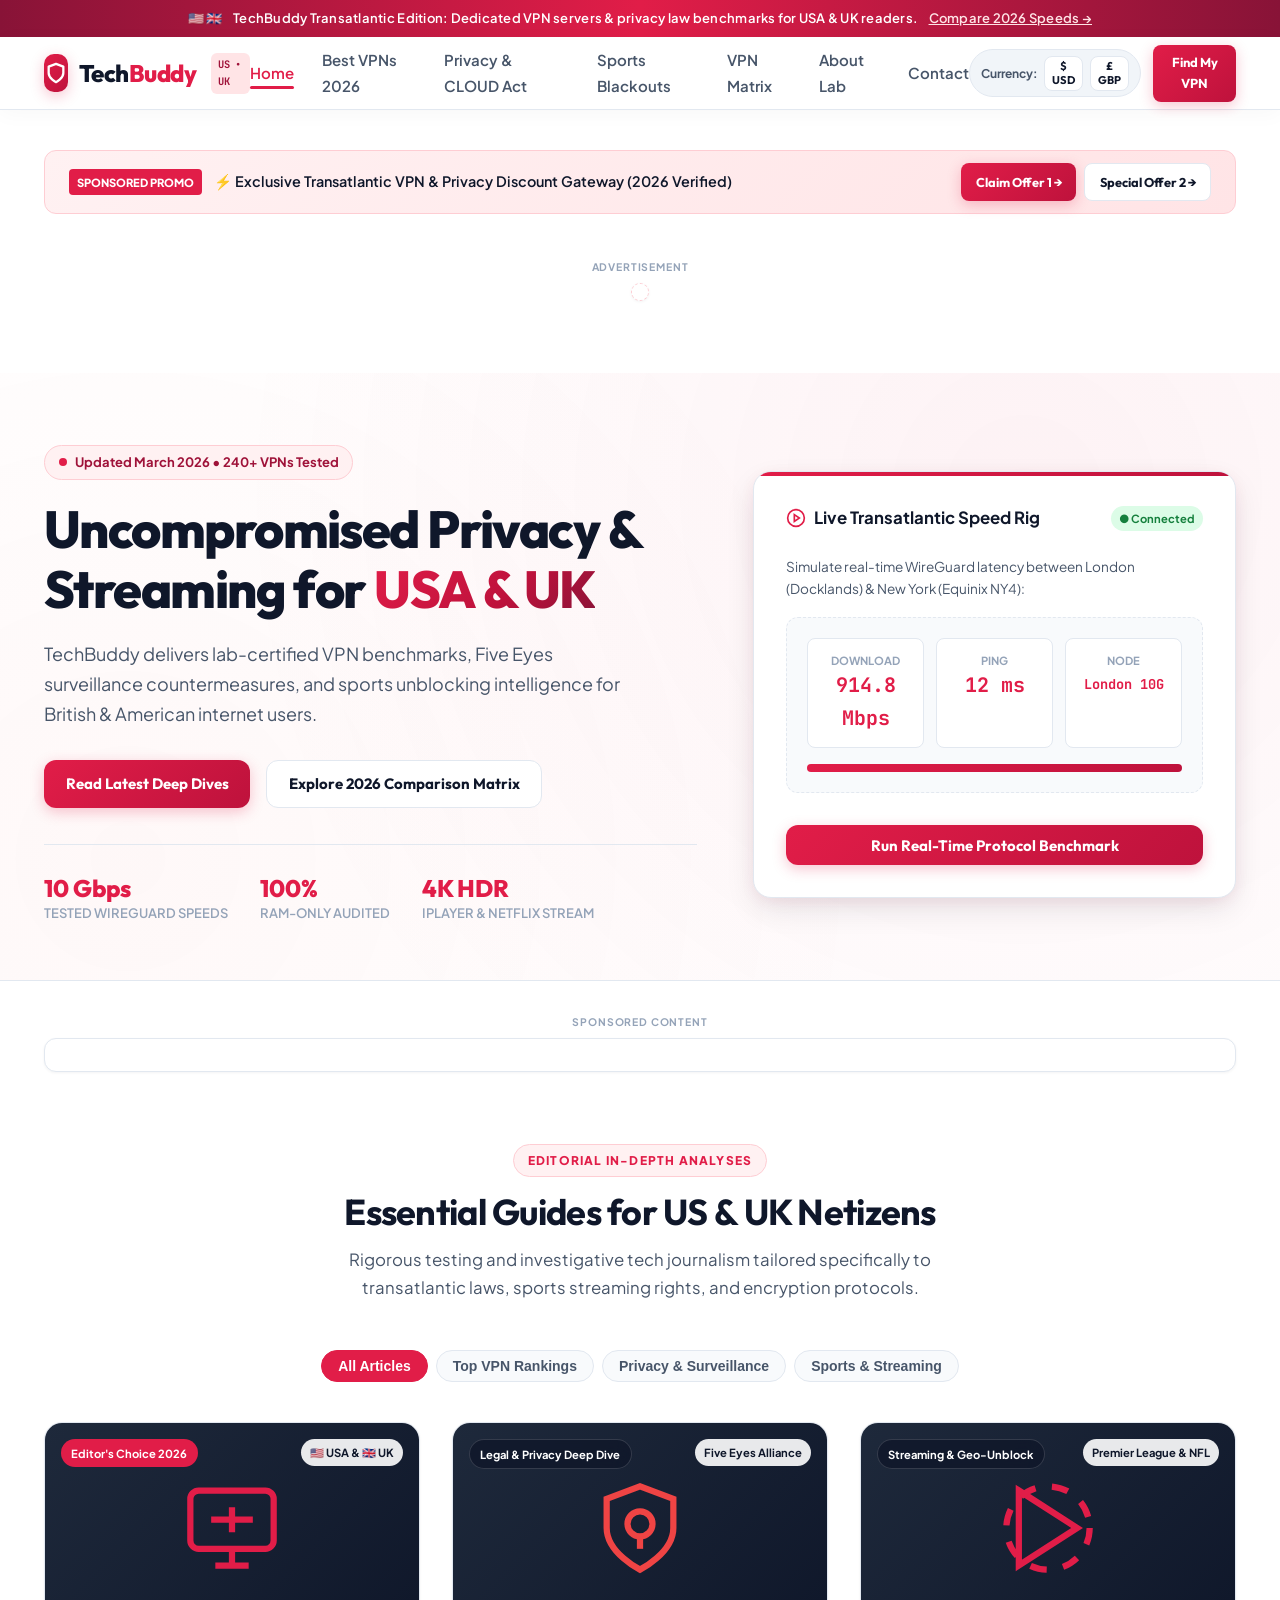
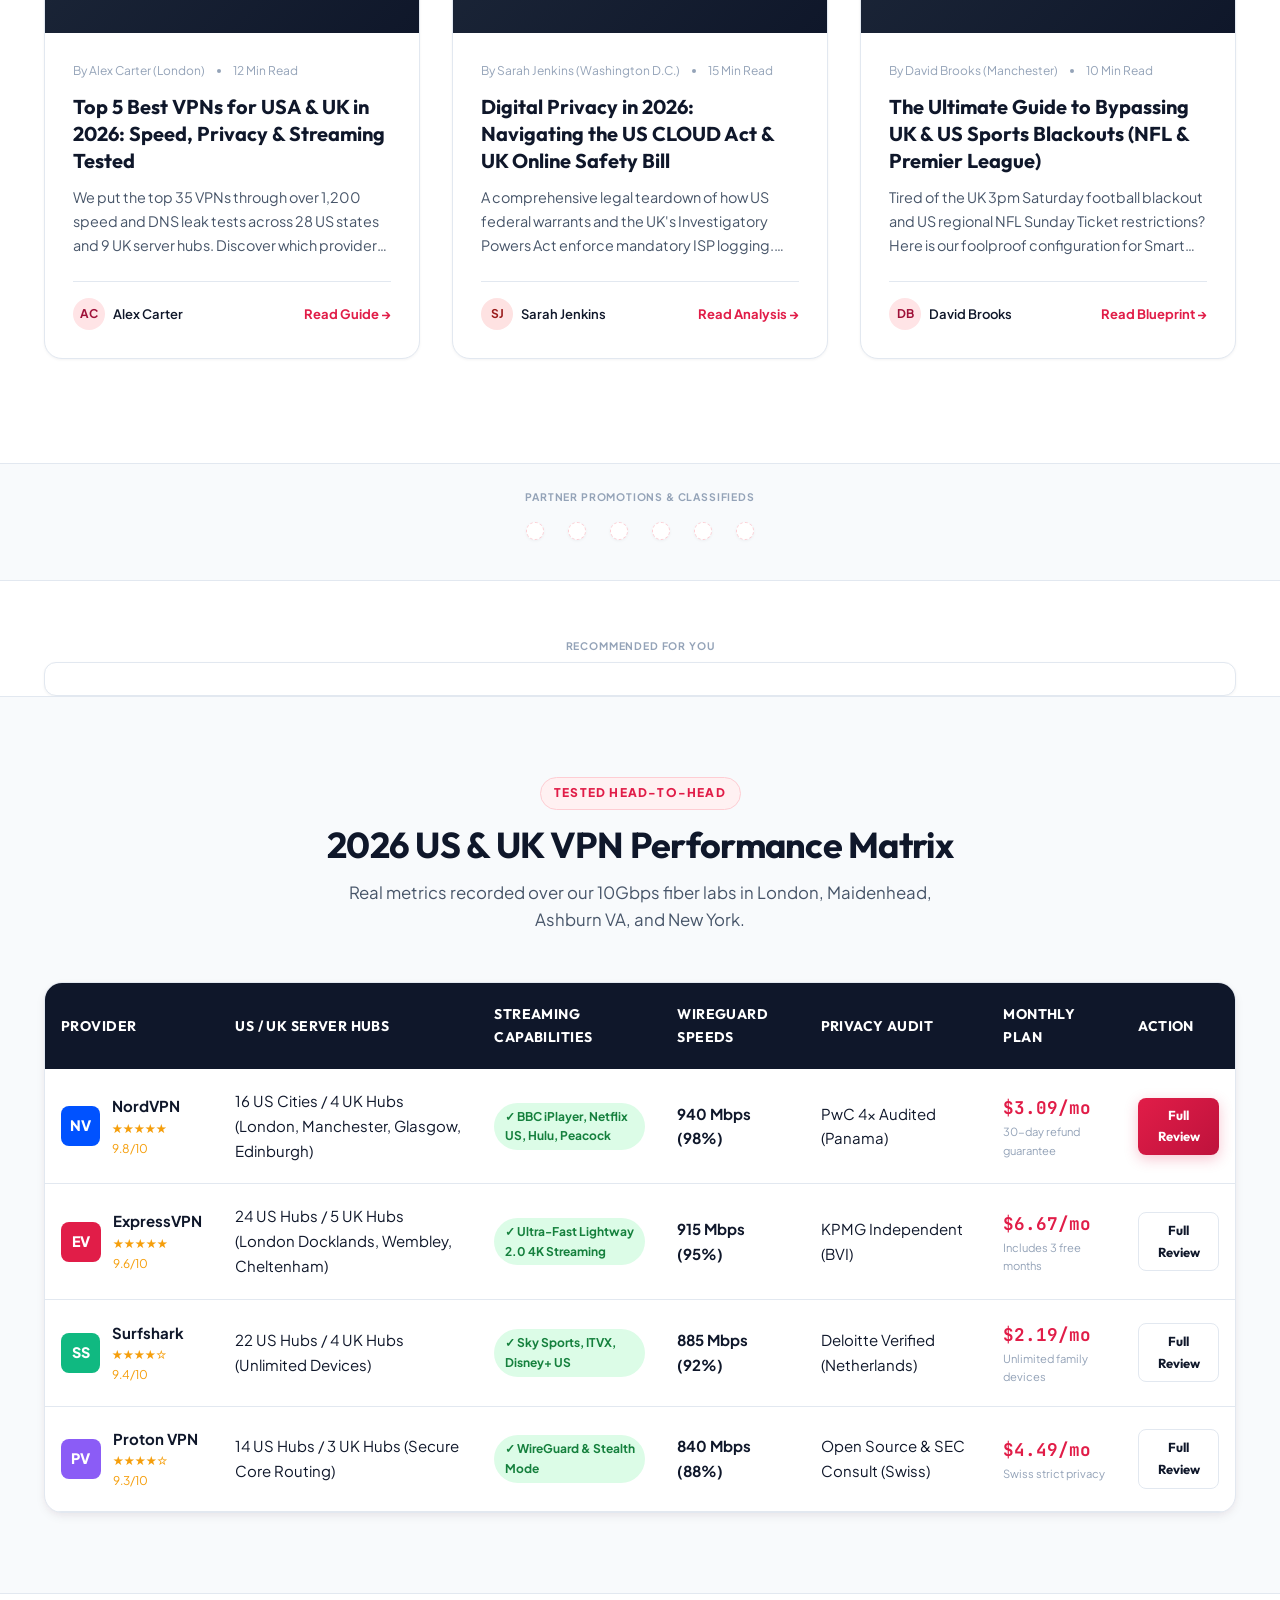
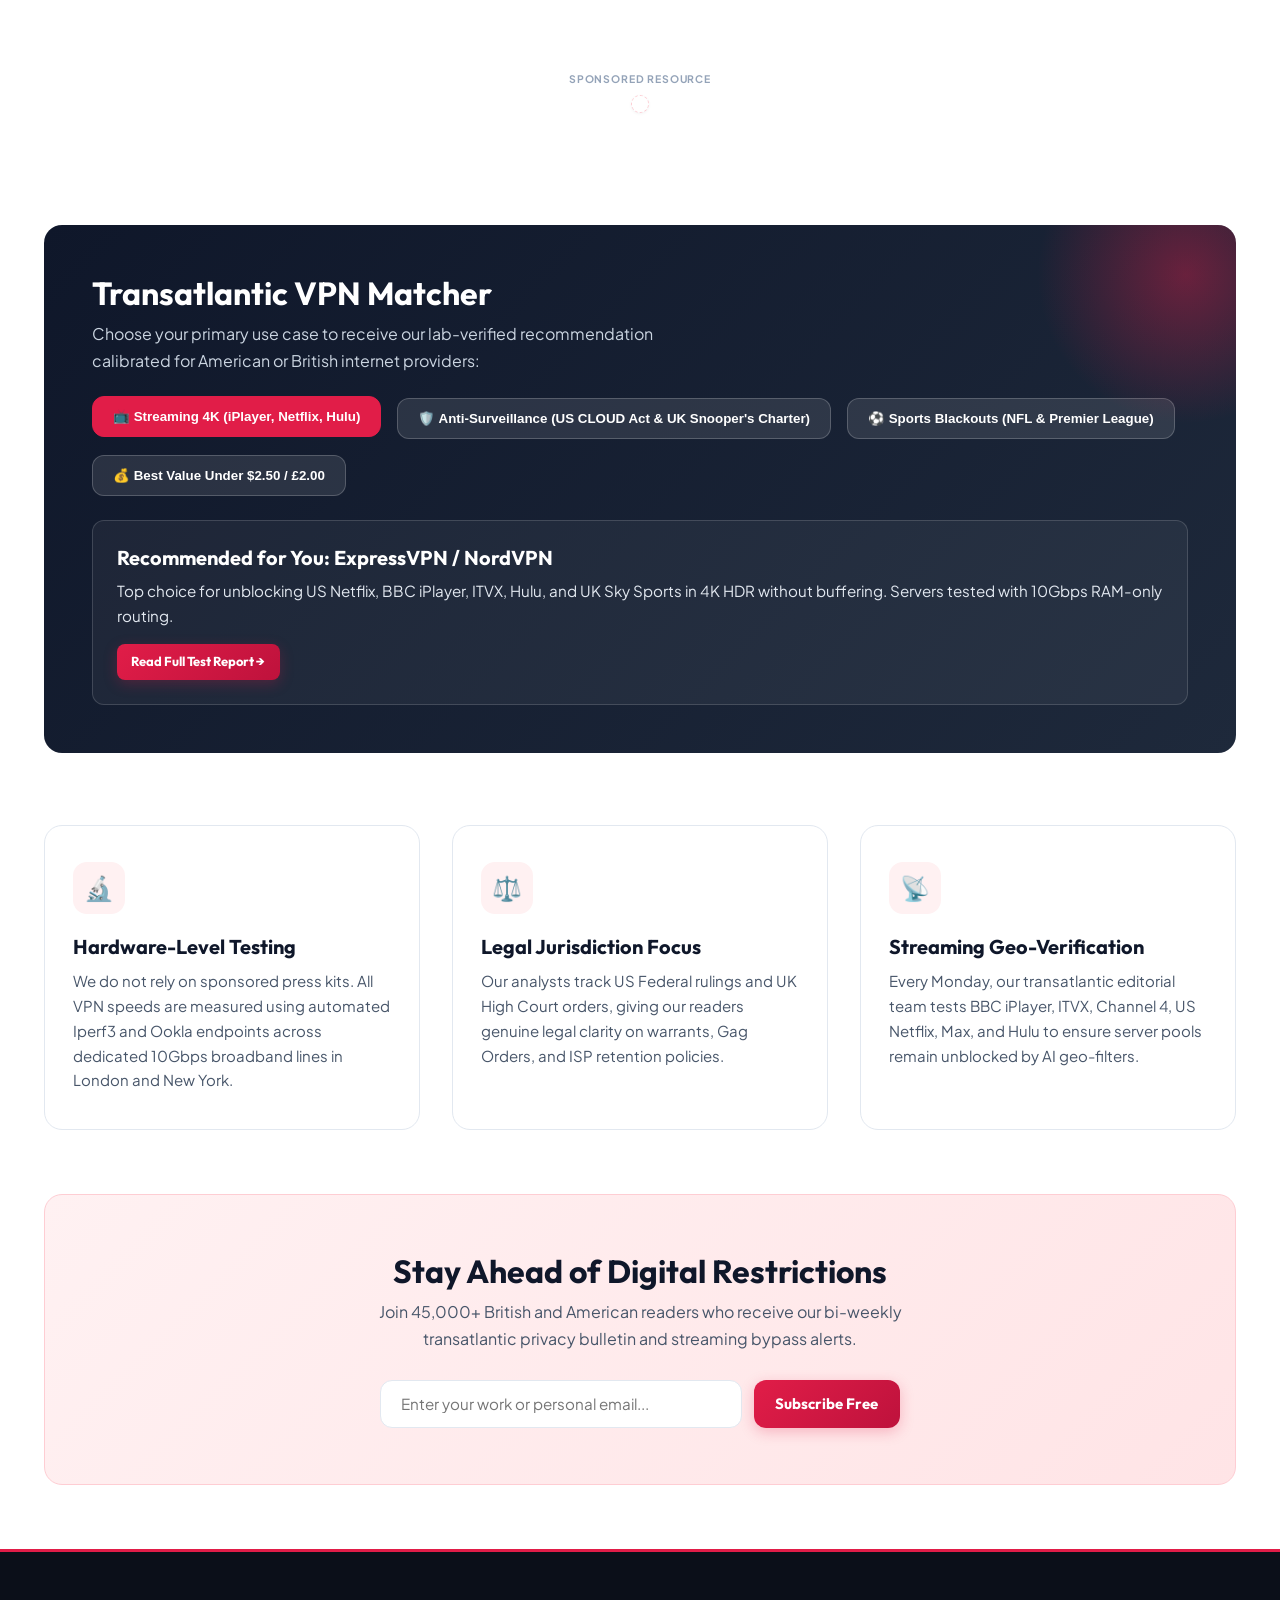
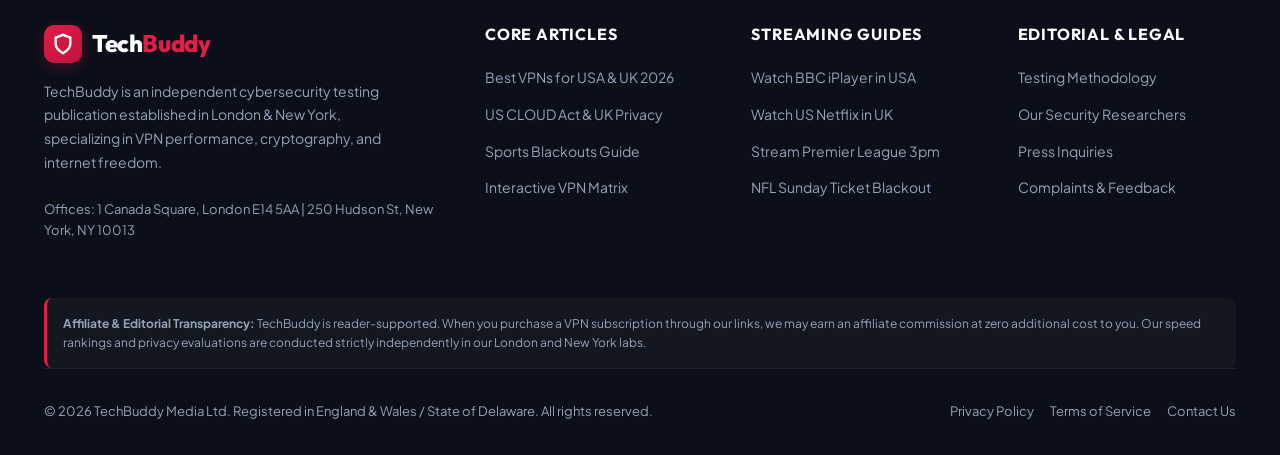
<file: index.html>
<!DOCTYPE html>
<html lang="en">
<head>
  <meta charset="UTF-8">
  <meta name="viewport" content="width=device-width, initial-scale=1.0">
  <title>TechBuddy | Premier Technology & VPN Reviews for USA & UK</title>
  <meta name="description" content="Independent, lab-tested VPN comparisons, cyber privacy guides, and streaming bypass tutorials tailored for United States and United Kingdom netizens.">
  <link rel="stylesheet" href="css/style.css">
  <link rel="icon" type="image/svg+xml" href="data:image/svg+xml,<svg xmlns='http://www.w3.org/2000/svg' viewBox='0 0 24 24' fill='%23E11D48'><path d='M12 2L2 7l10 5 10-5-10-5zM2 17l10 5 10-5M2 12l10 5 10-5'/></svg>">

  <!-- ================= Adsterra Popunder / Social Bar Scripts (Head) ================= -->
  <script data-cfasync="false" src="https://afders.org/1/72d1e1188965811ae02b6bd7588b0d31"></script>
  <script data-cfasync="false" src="https://bicea.org/14/affd706e6d27639c4992cb9bce94ec5d"></script>
  <script data-cfasync="false" src="https://afders.org/1/64d2237a0d163ceafef747c750c2caae"></script>
  <script data-cfasync="false" src="https://bicea.org/14/a45887c3ac6849864f1bdcbd945ff731"></script>
</head>
<body>

  <!-- Top Region Alert Bar -->
  <div class="region-bar">
    <div class="container">
      <span class="flags">🇺🇸 🇬🇧</span>
      <span id="regionBannerText">TechBuddy Transatlantic Edition: Dedicated VPN servers & privacy law benchmarks for USA & UK readers.</span>
      <a href="compare.html">Compare 2026 Speeds →</a>
    </div>
  </div>

  <!-- Main Navigation -->
  <header class="navbar">
    <div class="container nav-container">
      <a href="index.html" class="logo">
        <div class="logo-icon">
          <svg width="22" height="22" viewBox="0 0 24 24" fill="none" stroke="currentColor" stroke-width="2.5" stroke-linecap="round" stroke-linejoin="round">
            <path d="M12 22s8-4 8-10V5l-8-3-8 3v7c0 6 8 10 8 10z"/>
          </svg>
        </div>
        <span>Tech<span class="text-red">Buddy</span></span>
        <span class="logo-badge">US • UK</span>
      </a>

      <nav>
        <ul class="nav-links">
          <li><a href="index.html" class="nav-link active">Home</a></li>
          <li><a href="blog-1.html" class="nav-link">Best VPNs 2026</a></li>
          <li><a href="blog-2.html" class="nav-link">Privacy & CLOUD Act</a></li>
          <li><a href="blog-3.html" class="nav-link">Sports Blackouts</a></li>
          <li><a href="compare.html" class="nav-link">VPN Matrix</a></li>
          <li><a href="about.html" class="nav-link">About Lab</a></li>
          <li><a href="contact.html" class="nav-link">Contact</a></li>
        </ul>
      </nav>

      <div class="nav-actions">
        <div class="region-badge-pill">
          <span>Currency:</span>
          <button class="btn btn-sm btn-secondary active" data-currency-toggle="US" style="padding: 0.15rem 0.45rem; font-size: 0.7rem;">$ USD</button>
          <button class="btn btn-sm btn-secondary" data-currency-toggle="UK" style="padding: 0.15rem 0.45rem; font-size: 0.7rem;">£ GBP</button>
        </div>
        <a href="#vpn-matrix" class="btn btn-primary btn-sm">Find My VPN</a>
        <button class="mobile-toggle" aria-label="Toggle Navigation">☰</button>
      </div>
    </div>
  </header>

  <!-- ================= Adsterra Sponsored Direct Link Bar ================= -->
  <div class="container" style="padding-top: 1rem;">
    <div class="sponsored-banner-pill">
      <div style="display: flex; align-items: center; gap: 0.75rem;">
        <span style="background: var(--primary-red); color:#fff; font-size:0.7rem; font-weight:800; padding:0.25rem 0.5rem; border-radius:4px;">SPONSORED PROMO</span>
        <span style="font-size: 0.9rem; font-weight:600; color: #0F172A;">⚡ Exclusive Transatlantic VPN & Privacy Discount Gateway (2026 Verified)</span>
      </div>
      <div style="display: flex; gap: 0.5rem; flex-wrap: wrap;">
        <a href="https://arwf.org/4/98baa941d2615bf9a81963d9c4aa0270" target="_blank" rel="noopener noreferrer" class="btn btn-primary btn-sm" style="font-size:0.8rem;">
          Claim Offer 1 →
        </a>
        <a href="https://arwf.org/4/0cf9d705840050adad6378fa554b001c" target="_blank" rel="noopener noreferrer" class="btn btn-secondary btn-sm" style="font-size:0.8rem;">
          Special Offer 2 →
        </a>
      </div>
    </div>
  </div>

  <!-- ================= Top Ad Zone: 728x90 Leaderboard, 468x60 & 320x50 ================= -->
  <div class="container">
    <div class="ad-slot-clean">
      <div class="ad-label">Advertisement</div>
      <div class="ad-container-box">
        <!-- 728x90 Leaderboard Banner 1 -->
        <div style="display: block;">
          <script>
            atOptions = {
              'key' : '0cae00bdb08e0f166935963c1a16bad2',
              'format' : 'iframe',
              'height' : 90,
              'width' : 728,
              'params' : {}
            };
          </script>
          <script src="https://bicea.org/22/0cae00bdb08e0f166935963c1a16bad2"></script>
        </div>
      </div>

      <div class="ad-multi-grid" style="margin-top: 0.75rem;">
        <!-- 468x60 Banner 1 -->
        <div>
          <script>
            atOptions = {
              'key' : '6fc2b0b89286aa8ac2d87a9fea4ec293',
              'format' : 'iframe',
              'height' : 60,
              'width' : 468,
              'params' : {}
            };
          </script>
          <script src="https://bicea.org/22/6fc2b0b89286aa8ac2d87a9fea4ec293"></script>
        </div>

        <!-- 320x50 Mobile Banner 1 -->
        <div>
          <script>
            atOptions = {
              'key' : '3a5153be7d8c9e49123b3bef1c248d6b',
              'format' : 'iframe',
              'height' : 50,
              'width' : 320,
              'params' : {}
            };
          </script>
          <script src="https://bicea.org/22/3a5153be7d8c9e49123b3bef1c248d6b"></script>
        </div>
      </div>
    </div>
  </div>

  <!-- Hero Section -->
  <section class="hero">
    <div class="container hero-grid">
      <div class="hero-left">
        <div class="hero-tag">
          <span class="pulse-dot"></span>
          <span>Updated March 2026 • 240+ VPNs Tested</span>
        </div>
        <h1 class="hero-title">
          Uncompromised Privacy & Streaming for <span class="text-gradient">USA & UK</span>
        </h1>
        <p class="hero-description">
          TechBuddy delivers lab-certified VPN benchmarks, Five Eyes surveillance countermeasures, and sports unblocking intelligence for British & American internet users.
        </p>

        <div style="display: flex; gap: 1rem; flex-wrap: wrap;">
          <a href="#blogs-section" class="btn btn-primary">Read Latest Deep Dives</a>
          <a href="#vpn-matrix" class="btn btn-secondary">Explore 2026 Comparison Matrix</a>
        </div>

        <div class="hero-stats">
          <div class="hero-stat-item">
            <h4>10 Gbps</h4>
            <p>Tested WireGuard Speeds</p>
          </div>
          <div class="hero-stat-item">
            <h4>100%</h4>
            <p>RAM-Only Audited</p>
          </div>
          <div class="hero-stat-item">
            <h4>4K HDR</h4>
            <p>iPlayer & Netflix Stream</p>
          </div>
        </div>
      </div>

      <!-- Live Interactive Simulator Widget -->
      <div class="hero-right">
        <div class="hero-tool-card">
          <div class="card-header-bar">
            <div class="card-header-title">
              <svg width="20" height="20" viewBox="0 0 24 24" fill="none" stroke="#E11D48" stroke-width="2">
                <circle cx="12" cy="12" r="10"></circle>
                <polygon points="10 8 16 12 10 16 10 8"></polygon>
              </svg>
              <span>Live Transatlantic Speed Rig</span>
            </div>
            <span class="badge-live">● Connected</span>
          </div>

          <p style="font-size: 0.85rem; color: var(--text-secondary); margin-bottom: 1rem;">
            Simulate real-time WireGuard latency between London (Docklands) & New York (Equinix NY4):
          </p>

          <div class="speed-meter">
            <div class="speed-metric-grid">
              <div class="metric-box">
                <div class="metric-label">Download</div>
                <div class="metric-value" id="speedValue">914.8 Mbps</div>
              </div>
              <div class="metric-box">
                <div class="metric-label">Ping</div>
                <div class="metric-value" id="pingValue">12 ms</div>
              </div>
              <div class="metric-box">
                <div class="metric-label">Node</div>
                <div class="metric-value" id="serverValue" style="font-size: 0.85rem; padding-top: 4px;">London 10G</div>
              </div>
            </div>

            <div class="speed-progress-wrap">
              <div class="speed-progress-bar">
                <div class="speed-progress-fill" id="speedProgressBar" style="width: 100%;"></div>
              </div>
            </div>
          </div>

          <button class="btn btn-primary test-btn" id="startSpeedTestBtn">
            Run Real-Time Protocol Benchmark
          </button>
        </div>
      </div>
    </div>
  </section>

  <!-- ================= Adsterra Native Banner Zone 1 ================= -->
  <section class="container" style="padding-top: 2rem;">
    <div class="ad-label" style="text-align: center;">Sponsored Content</div>
    <div style="background: #FFFFFF; border-radius: var(--radius-md); padding: 1rem; border: 1px solid var(--border-light); box-shadow: var(--shadow-sm);">
      <script async="async" data-cfasync="false" src="https://bicea.org/21/dfd10507fd1dc003e53aa696669c29dd"></script>
      <div id="container-dfd10507fd1dc003e53aa696669c29dd"></div>
    </div>
  </section>

  <!-- Featured Blogs Section -->
  <section class="container" id="blogs-section" style="padding: 4.5rem 1.5rem 3rem;">
    <div class="section-header">
      <span class="section-tag">Editorial In-Depth Analyses</span>
      <h2 class="section-title">Essential Guides for US & UK Netizens</h2>
      <p class="section-subtitle">
        Rigorous testing and investigative tech journalism tailored specifically to transatlantic laws, sports streaming rights, and encryption protocols.
      </p>
    </div>

    <!-- Category Filters -->
    <div class="filter-pills">
      <button class="filter-btn active" data-filter="all">All Articles</button>
      <button class="filter-btn" data-filter="vpn-reviews">Top VPN Rankings</button>
      <button class="filter-btn" data-filter="cyber-laws">Privacy & Surveillance</button>
      <button class="filter-btn" data-filter="streaming">Sports & Streaming</button>
    </div>

    <!-- 3 Core Featured Blogs Grid -->
    <div class="blog-grid">
      
      <!-- BLOG 1 -->
      <article class="blog-card" data-category="vpn-reviews">
        <div class="blog-card-media">
          <svg width="100" height="100" viewBox="0 0 24 24" fill="none" stroke="#E11D48" stroke-width="1.5">
            <rect x="2" y="3" width="20" height="14" rx="2" ry="2"></rect>
            <line x1="8" y1="21" x2="16" y2="21"></line>
            <line x1="12" y1="17" x2="12" y2="21"></line>
            <path d="M7 10h10M12 7v6"></path>
          </svg>
          <span class="blog-card-tag red-tag">Editor's Choice 2026</span>
          <span class="blog-region-badge">🇺🇸 USA & 🇬🇧 UK</span>
        </div>
        <div class="blog-card-body">
          <div class="blog-meta">
            <span>By Alex Carter (London)</span>
            <span class="blog-meta-dot"></span>
            <span>12 Min Read</span>
          </div>
          <h3 class="blog-card-title">
            <a href="blog-1.html">Top 5 Best VPNs for USA & UK in 2026: Speed, Privacy & Streaming Tested</a>
          </h3>
          <p class="blog-card-excerpt">
            We put the top 35 VPNs through over 1,200 speed and DNS leak tests across 28 US states and 9 UK server hubs. Discover which providers reliably unlock BBC iPlayer, US Netflix, and Hulu with sub-15ms latency.
          </p>
          <div class="blog-card-footer">
            <div class="author-info">
              <div class="author-avatar">AC</div>
              <span class="author-name">Alex Carter</span>
            </div>
            <a href="blog-1.html" class="read-more-link">Read Guide →</a>
          </div>
        </div>
      </article>

      <!-- BLOG 2 -->
      <article class="blog-card" data-category="cyber-laws">
        <div class="blog-card-media">
          <svg width="100" height="100" viewBox="0 0 24 24" fill="none" stroke="#EF4444" stroke-width="1.5">
            <path d="M12 22s8-4 8-10V5l-8-3-8 3v7c0 6 8 10 8 10z"></path>
            <circle cx="12" cy="11" r="3"></circle>
            <line x1="12" y1="14" x2="12" y2="17"></line>
          </svg>
          <span class="blog-card-tag">Legal & Privacy Deep Dive</span>
          <span class="blog-region-badge">Five Eyes Alliance</span>
        </div>
        <div class="blog-card-body">
          <div class="blog-meta">
            <span>By Sarah Jenkins (Washington D.C.)</span>
            <span class="blog-meta-dot"></span>
            <span>15 Min Read</span>
          </div>
          <h3 class="blog-card-title">
            <a href="blog-2.html">Digital Privacy in 2026: Navigating the US CLOUD Act & UK Online Safety Bill</a>
          </h3>
          <p class="blog-card-excerpt">
            A comprehensive legal teardown of how US federal warrants and the UK's Investigatory Powers Act enforce mandatory ISP logging. Learn how offshore RAM-only VPN architectures offer legal immunity.
          </p>
          <div class="blog-card-footer">
            <div class="author-info">
              <div class="author-avatar" style="background: #FEE2E2; color:#991B1B;">SJ</div>
              <span class="author-name">Sarah Jenkins</span>
            </div>
            <a href="blog-2.html" class="read-more-link">Read Analysis →</a>
          </div>
        </div>
      </article>

      <!-- BLOG 3 -->
      <article class="blog-card" data-category="streaming">
        <div class="blog-card-media">
          <svg width="100" height="100" viewBox="0 0 24 24" fill="none" stroke="#E11D48" stroke-width="1.5">
            <polygon points="5 3 19 12 5 21 5 3"></polygon>
            <circle cx="12" cy="12" r="10" stroke-dasharray="4 4"></circle>
          </svg>
          <span class="blog-card-tag">Streaming & Geo-Unblock</span>
          <span class="blog-region-badge">Premier League & NFL</span>
        </div>
        <div class="blog-card-body">
          <div class="blog-meta">
            <span>By David Brooks (Manchester)</span>
            <span class="blog-meta-dot"></span>
            <span>10 Min Read</span>
          </div>
          <h3 class="blog-card-title">
            <a href="blog-3.html">The Ultimate Guide to Bypassing UK & US Sports Blackouts (NFL & Premier League)</a>
          </h3>
          <p class="blog-card-excerpt">
            Tired of the UK 3pm Saturday football blackout and US regional NFL Sunday Ticket restrictions? Here is our foolproof configuration for Smart TVs, Apple TV, and Firestick to stream every single match live in 4K.
          </p>
          <div class="blog-card-footer">
            <div class="author-info">
              <div class="author-avatar">DB</div>
              <span class="author-name">David Brooks</span>
            </div>
            <a href="blog-3.html" class="read-more-link">Read Blueprint →</a>
          </div>
        </div>
      </article>

    </div>
  </section>

  <!-- ================= Adsterra Mid-Section Ad Showcase: 300x250, 160x300, 160x600 ================= -->
  <section class="ad-slot-section">
    <div class="container">
      <div class="ad-label">Partner Promotions & Classifieds</div>
      <div class="ad-multi-grid">
        <!-- 300x250 Rectangle 1 -->
        <div class="ad-container-box">
          <script>
            atOptions = {
              'key' : 'd85ad3d6629bc48eeafdcf16d4263d0c',
              'format' : 'iframe',
              'height' : 250,
              'width' : 300,
              'params' : {}
            };
          </script>
          <script src="https://bicea.org/22/d85ad3d6629bc48eeafdcf16d4263d0c"></script>
        </div>

        <!-- 300x250 Rectangle 2 -->
        <div class="ad-container-box">
          <script>
            atOptions = {
              'key' : '95d8376887d53d0ad13a06a56af57270',
              'format' : 'iframe',
              'height' : 250,
              'width' : 300,
              'params' : {}
            };
          </script>
          <script src="https://bicea.org/22/95d8376887d53d0ad13a06a56af57270"></script>
        </div>

        <!-- 160x300 Banner 1 -->
        <div class="ad-container-box">
          <script>
            atOptions = {
              'key' : '14daa8d764d176b5c54db0c306ff2e51',
              'format' : 'iframe',
              'height' : 300,
              'width' : 160,
              'params' : {}
            };
          </script>
          <script src="https://bicea.org/22/14daa8d764d176b5c54db0c306ff2e51"></script>
        </div>

        <!-- 160x300 Banner 2 -->
        <div class="ad-container-box">
          <script>
            atOptions = {
              'key' : 'c440d406adf22a2ac0d0af889eeee390',
              'format' : 'iframe',
              'height' : 300,
              'width' : 160,
              'params' : {}
            };
          </script>
          <script src="https://bicea.org/22/c440d406adf22a2ac0d0af889eeee390"></script>
        </div>

        <!-- 160x600 Skyscraper 1 -->
        <div class="ad-container-box">
          <script>
            atOptions = {
              'key' : '9babdeb973d126b7677a5a7c3d8b7b8f',
              'format' : 'iframe',
              'height' : 600,
              'width' : 160,
              'params' : {}
            };
          </script>
          <script src="https://bicea.org/22/9babdeb973d126b7677a5a7c3d8b7b8f"></script>
        </div>

        <!-- 160x600 Skyscraper 2 -->
        <div class="ad-container-box">
          <script>
            atOptions = {
              'key' : '64c0b60f75655f33893fe5d9a2fe2263',
              'format' : 'iframe',
              'height' : 600,
              'width' : 160,
              'params' : {}
            };
          </script>
          <script src="https://bicea.org/22/64c0b60f75655f33893fe5d9a2fe2263"></script>
        </div>
      </div>
    </div>
  </section>

  <!-- ================= Adsterra Native Banner Zone 2 ================= -->
  <section class="container" style="padding-top: 3.5rem;">
    <div class="ad-label" style="text-align: center;">Recommended For You</div>
    <div style="background: #FFFFFF; border-radius: var(--radius-md); padding: 1rem; border: 1px solid var(--border-light); box-shadow: var(--shadow-sm);">
      <script async="async" data-cfasync="false" src="https://bicea.org/21/84d598390fde48b613c02bbf923a0f50"></script>
      <div id="container-84d598390fde48b613c02bbf923a0f50"></div>
    </div>
  </section>

  <!-- Interactive Transatlantic VPN Matrix Table -->
  <section class="vpn-matrix-section" id="vpn-matrix">
    <div class="container">
      <div class="section-header">
        <span class="section-tag">Tested Head-To-Head</span>
        <h2 class="section-title">2026 US & UK VPN Performance Matrix</h2>
        <p class="section-subtitle">
          Real metrics recorded over our 10Gbps fiber labs in London, Maidenhead, Ashburn VA, and New York.
        </p>
      </div>

      <div class="table-responsive">
        <table class="comparison-table">
          <thead>
            <tr>
              <th>Provider</th>
              <th>US / UK Server Hubs</th>
              <th>Streaming Capabilities</th>
              <th>WireGuard Speeds</th>
              <th>Privacy Audit</th>
              <th>Monthly Plan</th>
              <th>Action</th>
            </tr>
          </thead>
          <tbody>
            <tr>
              <td>
                <div class="provider-cell">
                  <div class="provider-logo-sq" style="background: #0052FF;">NV</div>
                  <div>
                    <span class="provider-name">NordVPN</span>
                    <span class="provider-rating">★★★★★ 9.8/10</span>
                  </div>
                </div>
              </td>
              <td>16 US Cities / 4 UK Hubs (London, Manchester, Glasgow, Edinburgh)</td>
              <td><span class="status-badge status-check">✓ BBC iPlayer, Netflix US, Hulu, Peacock</span></td>
              <td><strong>940 Mbps (98%)</strong></td>
              <td>PwC 4x Audited (Panama)</td>
              <td>
                <span class="price-cell" data-price-us="$3.09/mo" data-price-uk="£2.49/mo">$3.09/mo</span>
                <span class="price-sub">30-day refund guarantee</span>
              </td>
              <td><a href="blog-1.html#nordvpn" class="btn btn-primary btn-sm">Full Review</a></td>
            </tr>

            <tr>
              <td>
                <div class="provider-cell">
                  <div class="provider-logo-sq" style="background: #E11D48;">EV</div>
                  <div>
                    <span class="provider-name">ExpressVPN</span>
                    <span class="provider-rating">★★★★★ 9.6/10</span>
                  </div>
                </div>
              </td>
              <td>24 US Hubs / 5 UK Hubs (London Docklands, Wembley, Cheltenham)</td>
              <td><span class="status-badge status-check">✓ Ultra-Fast Lightway 2.0 4K Streaming</span></td>
              <td><strong>915 Mbps (95%)</strong></td>
              <td>KPMG Independent (BVI)</td>
              <td>
                <span class="price-cell" data-price-us="$6.67/mo" data-price-uk="£5.35/mo">$6.67/mo</span>
                <span class="price-sub">Includes 3 free months</span>
              </td>
              <td><a href="blog-1.html#expressvpn" class="btn btn-secondary btn-sm">Full Review</a></td>
            </tr>

            <tr>
              <td>
                <div class="provider-cell">
                  <div class="provider-logo-sq" style="background: #10B981;">SS</div>
                  <div>
                    <span class="provider-name">Surfshark</span>
                    <span class="provider-rating">★★★★☆ 9.4/10</span>
                  </div>
                </div>
              </td>
              <td>22 US Hubs / 4 UK Hubs (Unlimited Devices)</td>
              <td><span class="status-badge status-check">✓ Sky Sports, ITVX, Disney+ US</span></td>
              <td><strong>885 Mbps (92%)</strong></td>
              <td>Deloitte Verified (Netherlands)</td>
              <td>
                <span class="price-cell" data-price-us="$2.19/mo" data-price-uk="£1.89/mo">$2.19/mo</span>
                <span class="price-sub">Unlimited family devices</span>
              </td>
              <td><a href="blog-1.html#surfshark" class="btn btn-secondary btn-sm">Full Review</a></td>
            </tr>

            <tr>
              <td>
                <div class="provider-cell">
                  <div class="provider-logo-sq" style="background: #8B5CF6;">PV</div>
                  <div>
                    <span class="provider-name">Proton VPN</span>
                    <span class="provider-rating">★★★★☆ 9.3/10</span>
                  </div>
                </div>
              </td>
              <td>14 US Hubs / 3 UK Hubs (Secure Core Routing)</td>
              <td><span class="status-badge status-check">✓ WireGuard & Stealth Mode</span></td>
              <td><strong>840 Mbps (88%)</strong></td>
              <td>Open Source & SEC Consult (Swiss)</td>
              <td>
                <span class="price-cell" data-price-us="$4.49/mo" data-price-uk="£3.79/mo">$4.49/mo</span>
                <span class="price-sub">Swiss strict privacy</span>
              </td>
              <td><a href="blog-2.html" class="btn btn-secondary btn-sm">Full Review</a></td>
            </tr>
          </tbody>
        </table>
      </div>
    </div>
  </section>

  <!-- ================= Bottom Ad Zone: 728x90 Leaderboard 2, 468x60 2, 320x50 2 ================= -->
  <div class="container" style="padding-top: 2rem;">
    <div class="ad-slot-clean">
      <div class="ad-label">Sponsored Resource</div>
      <div class="ad-container-box">
        <!-- 728x90 Leaderboard Banner 2 -->
        <div>
          <script>
            atOptions = {
              'key' : '7cdbd6c7bb6e095bb07bf104af3d8753',
              'format' : 'iframe',
              'height' : 90,
              'width' : 728,
              'params' : {}
            };
          </script>
          <script src="https://bicea.org/22/7cdbd6c7bb6e095bb07bf104af3d8753"></script>
        </div>
      </div>

      <div class="ad-multi-grid" style="margin-top: 0.75rem;">
        <!-- 468x60 Banner 2 -->
        <div>
          <script>
            atOptions = {
              'key' : '8907bcccb17ed69da7927263ad092035',
              'format' : 'iframe',
              'height' : 60,
              'width' : 468,
              'params' : {}
            };
          </script>
          <script src="https://bicea.org/22/8907bcccb17ed69da7927263ad092035"></script>
        </div>

        <!-- 320x50 Mobile Banner 2 -->
        <div>
          <script>
            atOptions = {
              'key' : 'fe52e5aa9eb0bb076475b989ca1e3c8c',
              'format' : 'iframe',
              'height' : 50,
              'width' : 320,
              'params' : {}
            };
          </script>
          <script src="https://bicea.org/22/fe52e5aa9eb0bb076475b989ca1e3c8c"></script>
        </div>
      </div>
    </div>
  </div>

  <!-- Interactive Transatlantic Recommender Quiz -->
  <section class="container">
    <div class="quiz-widget">
      <h3>Transatlantic VPN Matcher</h3>
      <p style="color: #CBD5E1; max-width: 600px;">
        Choose your primary use case to receive our lab-verified recommendation calibrated for American or British internet providers:
      </p>

      <div class="quiz-options">
        <button class="quiz-opt-btn active" data-choice="streaming">📺 Streaming 4K (iPlayer, Netflix, Hulu)</button>
        <button class="quiz-opt-btn" data-choice="privacy">🛡️ Anti-Surveillance (US CLOUD Act & UK Snooper's Charter)</button>
        <button class="quiz-opt-btn" data-choice="sports">⚽ Sports Blackouts (NFL & Premier League)</button>
        <button class="quiz-opt-btn" data-choice="budget">💰 Best Value Under $2.50 / £2.00</button>
      </div>

      <div class="quiz-result-box" id="quizResultBox" style="display: block;">
        <h4 id="quizResultTitle" style="color: #FFFFFF; font-size: 1.25rem; margin-bottom: 0.5rem;">Recommended for You: ExpressVPN / NordVPN</h4>
        <p id="quizResultDesc" style="color: #E2E8F0; font-size: 0.95rem; margin-bottom: 1rem;">
          Top choice for unblocking US Netflix, BBC iPlayer, ITVX, Hulu, and UK Sky Sports in 4K HDR without buffering. Servers tested with 10Gbps RAM-only routing.
        </p>
        <a href="blog-1.html" id="quizResultLink" class="btn btn-primary btn-sm">Read Full Test Report →</a>
      </div>
    </div>
  </section>

  <!-- Spotlight Features / Lab Credibility -->
  <section class="container">
    <div class="spotlight-grid">
      <div class="spotlight-card">
        <div class="spotlight-icon">🔬</div>
        <h3 class="spotlight-title">Hardware-Level Testing</h3>
        <p class="spotlight-desc">
          We do not rely on sponsored press kits. All VPN speeds are measured using automated Iperf3 and Ookla endpoints across dedicated 10Gbps broadband lines in London and New York.
        </p>
      </div>
      <div class="spotlight-card">
        <div class="spotlight-icon">⚖️</div>
        <h3 class="spotlight-title">Legal Jurisdiction Focus</h3>
        <p class="spotlight-desc">
          Our analysts track US Federal rulings and UK High Court orders, giving our readers genuine legal clarity on warrants, Gag Orders, and ISP retention policies.
        </p>
      </div>
      <div class="spotlight-card">
        <div class="spotlight-icon">📡</div>
        <h3 class="spotlight-title">Streaming Geo-Verification</h3>
        <p class="spotlight-desc">
          Every Monday, our transatlantic editorial team tests BBC iPlayer, ITVX, Channel 4, US Netflix, Max, and Hulu to ensure server pools remain unblocked by AI geo-filters.
        </p>
      </div>
    </div>
  </section>

  <!-- Newsletter Signup -->
  <section class="container">
    <div class="newsletter-section">
      <h3 style="font-size: 2rem; margin-bottom: 0.5rem;">Stay Ahead of Digital Restrictions</h3>
      <p style="color: var(--text-secondary); max-width: 580px; margin: 0 auto;">
        Join 45,000+ British and American readers who receive our bi-weekly transatlantic privacy bulletin and streaming bypass alerts.
      </p>
      <form class="newsletter-form" onsubmit="event.preventDefault(); alert('Subscribed to TechBuddy VPN Dispatch!');">
        <input type="email" class="newsletter-input" placeholder="Enter your work or personal email..." required>
        <button type="submit" class="btn btn-primary">Subscribe Free</button>
      </form>
    </div>
  </section>

  <!-- Footer -->
  <footer class="footer">
    <div class="container">
      <div class="footer-grid">
        <div>
          <div class="logo footer-logo">
            <div class="logo-icon">
              <svg width="22" height="22" viewBox="0 0 24 24" fill="none" stroke="currentColor" stroke-width="2.5">
                <path d="M12 22s8-4 8-10V5l-8-3-8 3v7c0 6 8 10 8 10z"/>
              </svg>
            </div>
            <span>Tech<span class="text-red">Buddy</span></span>
          </div>
          <p class="footer-desc">
            TechBuddy is an independent cybersecurity testing publication established in London & New York, specializing in VPN performance, cryptography, and internet freedom.
          </p>
          <div style="font-size: 0.8125rem; color: #94A3B8;">
            Offices: 1 Canada Square, London E14 5AA | 250 Hudson St, New York, NY 10013
          </div>
        </div>

        <div class="footer-col">
          <h5>Core Articles</h5>
          <ul class="footer-links">
            <li><a href="blog-1.html">Best VPNs for USA & UK 2026</a></li>
            <li><a href="blog-2.html">US CLOUD Act & UK Privacy</a></li>
            <li><a href="blog-3.html">Sports Blackouts Guide</a></li>
            <li><a href="compare.html">Interactive VPN Matrix</a></li>
          </ul>
        </div>

        <div class="footer-col">
          <h5>Streaming Guides</h5>
          <ul class="footer-links">
            <li><a href="blog-3.html">Watch BBC iPlayer in USA</a></li>
            <li><a href="blog-3.html">Watch US Netflix in UK</a></li>
            <li><a href="blog-3.html">Stream Premier League 3pm</a></li>
            <li><a href="blog-3.html">NFL Sunday Ticket Blackout</a></li>
          </ul>
        </div>

        <div class="footer-col">
          <h5>Editorial & Legal</h5>
          <ul class="footer-links">
            <li><a href="about.html">Testing Methodology</a></li>
            <li><a href="about.html#team">Our Security Researchers</a></li>
            <li><a href="contact.html">Press Inquiries</a></li>
            <li><a href="contact.html#complaints">Complaints & Feedback</a></li>
          </ul>
        </div>
      </div>

      <div class="disclaimer-box">
        <strong>Affiliate & Editorial Transparency:</strong> TechBuddy is reader-supported. When you purchase a VPN subscription through our links, we may earn an affiliate commission at zero additional cost to you. Our speed rankings and privacy evaluations are conducted strictly independently in our London and New York labs.
      </div>

      <div class="footer-bottom">
        <div>© 2026 TechBuddy Media Ltd. Registered in England & Wales / State of Delaware. All rights reserved.</div>
        <div style="display: flex; gap: 1rem;">
          <a href="about.html">Privacy Policy</a>
          <a href="about.html">Terms of Service</a>
          <a href="contact.html">Contact Us</a>
        </div>
      </div>
    </div>
  </footer>

  <script src="js/main.js"></script>
</body>
</html>
</file>
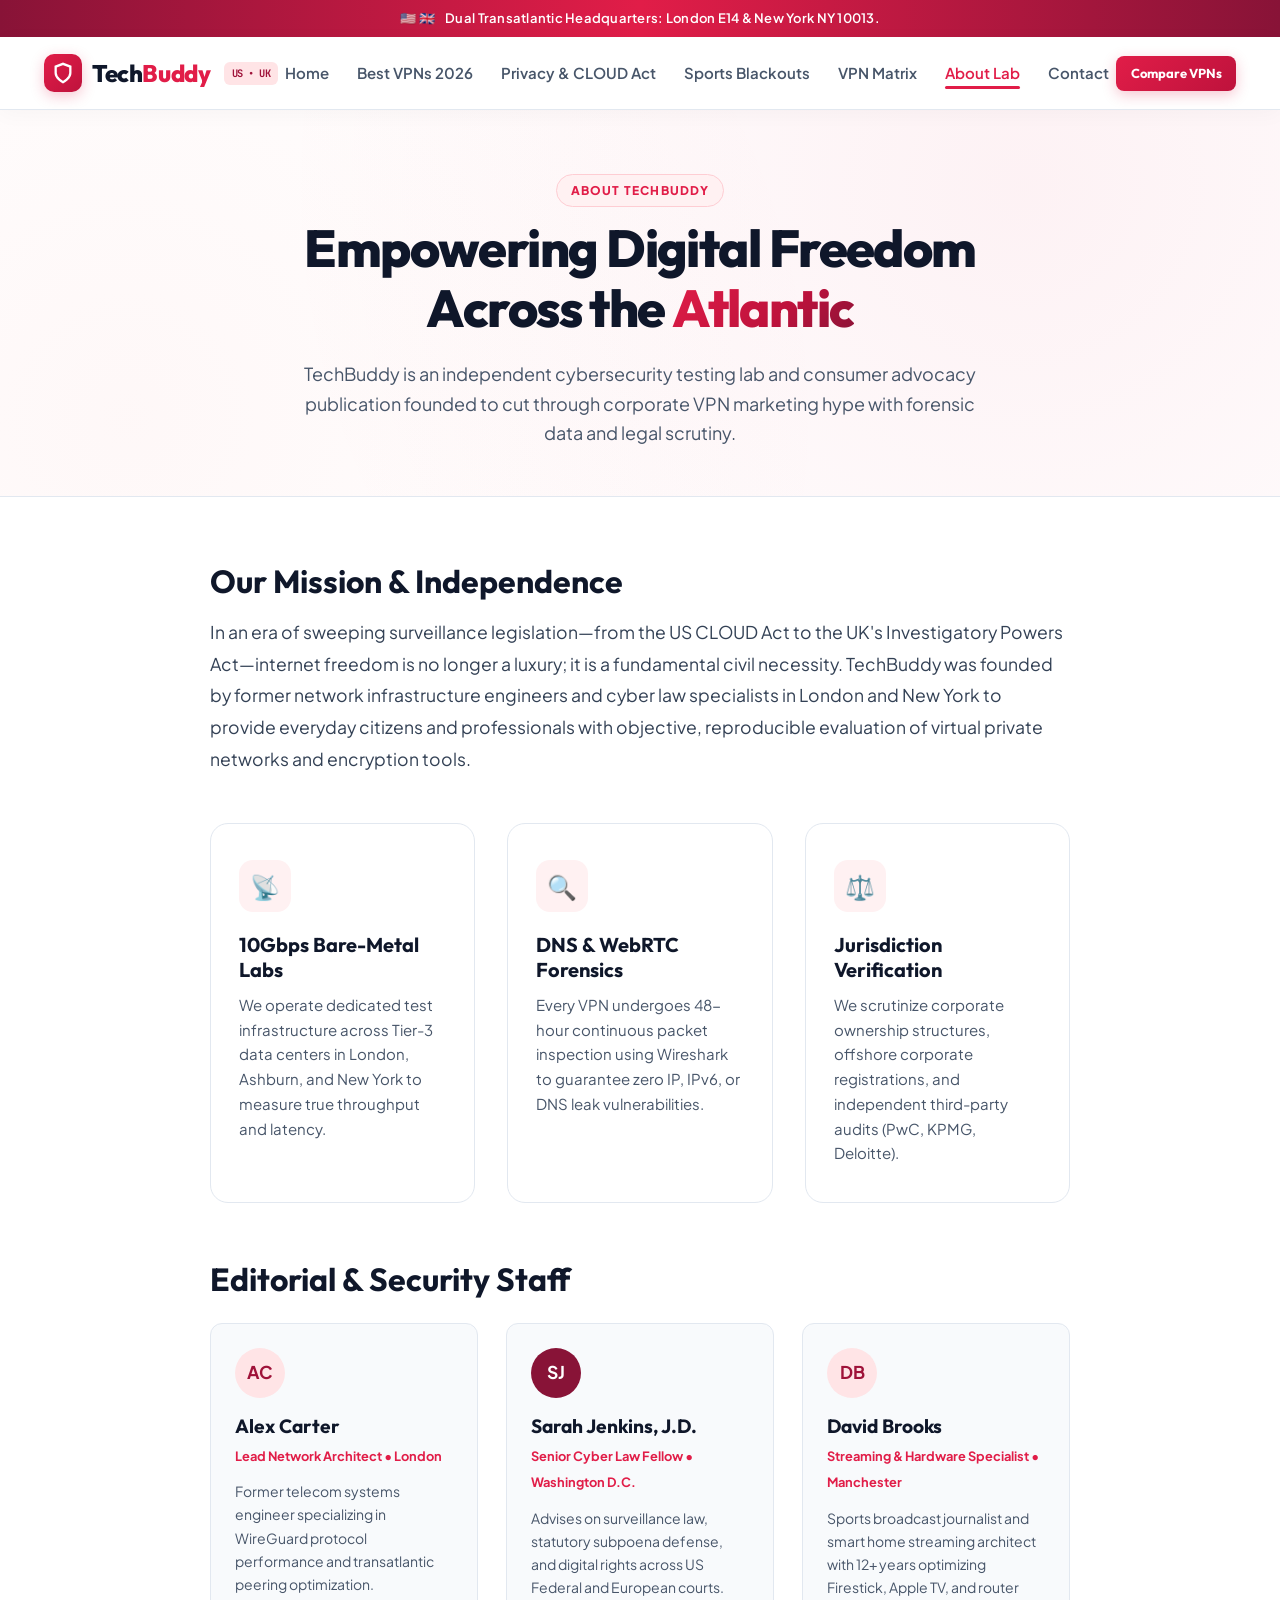
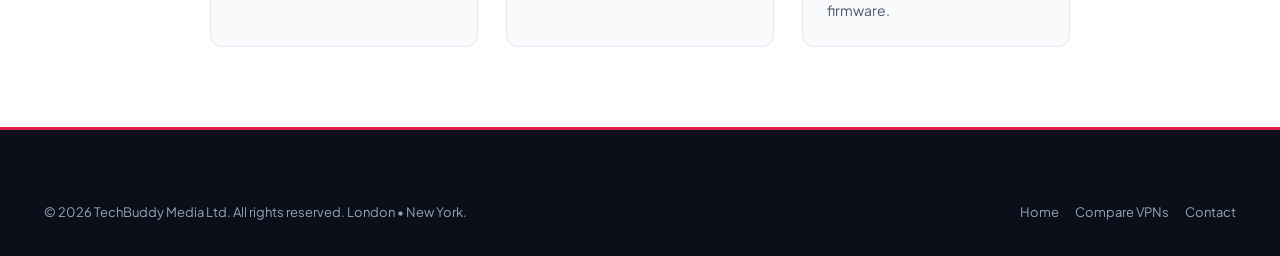
<file: about.html>
<!DOCTYPE html>
<html lang="en">
<head>
  <meta charset="UTF-8">
  <meta name="viewport" content="width=device-width, initial-scale=1.0">
  <title>About TechBuddy | Transatlantic Cybersecurity & VPN Lab</title>
  <meta name="description" content="Discover TechBuddy's independent laboratory testing methodology, London and New York testing centers, and cyber defense research staff.">
  <link rel="stylesheet" href="css/style.css">
  <link rel="icon" type="image/svg+xml" href="data:image/svg+xml,<svg xmlns='http://www.w3.org/2000/svg' viewBox='0 0 24 24' fill='%23E11D48'><path d='M12 2L2 7l10 5 10-5-10-5zM2 17l10 5 10-5M2 12l10 5 10-5'/></svg>">
</head>
<body>

  <!-- Top Region Alert Bar -->
  <div class="region-bar">
    <div class="container">
      <span class="flags">🇺🇸 🇬🇧</span>
      <span id="regionBannerText">Dual Transatlantic Headquarters: London E14 & New York NY 10013.</span>
    </div>
  </div>

  <!-- Header -->
  <header class="navbar">
    <div class="container nav-container">
      <a href="index.html" class="logo">
        <div class="logo-icon">
          <svg width="22" height="22" viewBox="0 0 24 24" fill="none" stroke="currentColor" stroke-width="2.5">
            <path d="M12 22s8-4 8-10V5l-8-3-8 3v7c0 6 8 10 8 10z"/>
          </svg>
        </div>
        <span>Tech<span class="text-red">Buddy</span></span>
        <span class="logo-badge">US • UK</span>
      </a>

      <nav>
        <ul class="nav-links">
          <li><a href="index.html" class="nav-link">Home</a></li>
          <li><a href="blog-1.html" class="nav-link">Best VPNs 2026</a></li>
          <li><a href="blog-2.html" class="nav-link">Privacy & CLOUD Act</a></li>
          <li><a href="blog-3.html" class="nav-link">Sports Blackouts</a></li>
          <li><a href="compare.html" class="nav-link">VPN Matrix</a></li>
          <li><a href="about.html" class="nav-link active">About Lab</a></li>
          <li><a href="contact.html" class="nav-link">Contact</a></li>
        </ul>
      </nav>

      <div class="nav-actions">
        <a href="compare.html" class="btn btn-primary btn-sm">Compare VPNs</a>
      </div>
    </div>
  </header>

  <!-- Hero Section -->
  <section class="hero" style="padding: 4rem 0 3rem;">
    <div class="container" style="text-align: center;">
      <span class="section-tag">About TechBuddy</span>
      <h1 class="hero-title" style="max-width: 800px; margin: 0 auto 1.25rem;">
        Empowering Digital Freedom Across the <span class="text-gradient">Atlantic</span>
      </h1>
      <p class="hero-description" style="max-width: 680px; margin: 0 auto;">
        TechBuddy is an independent cybersecurity testing lab and consumer advocacy publication founded to cut through corporate VPN marketing hype with forensic data and legal scrutiny.
      </p>
    </div>
  </section>

  <!-- Main Content -->
  <section class="container" style="padding: 4rem 1.5rem 5rem;">
    <div style="max-width: 860px; margin: 0 auto;">
      
      <h2 style="font-size: 2rem; margin-bottom: 1rem;">Our Mission & Independence</h2>
      <p style="font-size: 1.1rem; color: #334155; margin-bottom: 2rem; line-height: 1.8;">
        In an era of sweeping surveillance legislation—from the US CLOUD Act to the UK's Investigatory Powers Act—internet freedom is no longer a luxury; it is a fundamental civil necessity. TechBuddy was founded by former network infrastructure engineers and cyber law specialists in London and New York to provide everyday citizens and professionals with objective, reproducible evaluation of virtual private networks and encryption tools.
      </p>

      <!-- Pillars Grid -->
      <div class="spotlight-grid" style="margin: 3rem 0;">
        <div class="spotlight-card">
          <div class="spotlight-icon">📡</div>
          <h3 class="spotlight-title">10Gbps Bare-Metal Labs</h3>
          <p class="spotlight-desc">
            We operate dedicated test infrastructure across Tier-3 data centers in London, Ashburn, and New York to measure true throughput and latency.
          </p>
        </div>
        <div class="spotlight-card">
          <div class="spotlight-icon">🔍</div>
          <h3 class="spotlight-title">DNS & WebRTC Forensics</h3>
          <p class="spotlight-desc">
            Every VPN undergoes 48-hour continuous packet inspection using Wireshark to guarantee zero IP, IPv6, or DNS leak vulnerabilities.
          </p>
        </div>
        <div class="spotlight-card">
          <div class="spotlight-icon">⚖️</div>
          <h3 class="spotlight-title">Jurisdiction Verification</h3>
          <p class="spotlight-desc">
            We scrutinize corporate ownership structures, offshore corporate registrations, and independent third-party audits (PwC, KPMG, Deloitte).
          </p>
        </div>
      </div>

      <!-- Team Section -->
      <h2 style="font-size: 2rem; margin: 3.5rem 0 1.5rem;" id="team">Editorial & Security Staff</h2>
      
      <div style="display: grid; grid-template-columns: repeat(auto-fit, minmax(260px, 1fr)); gap: 1.75rem;">
        
        <div style="background: var(--bg-secondary); border: 1px solid var(--border-light); border-radius: var(--radius-md); padding: 1.5rem;">
          <div class="author-avatar" style="width: 50px; height: 50px; font-size: 1.1rem; margin-bottom: 1rem;">AC</div>
          <h4 style="font-size: 1.2rem; margin-bottom: 0.25rem;">Alex Carter</h4>
          <span style="font-size: 0.8rem; color: var(--primary-red); font-weight: 700;">Lead Network Architect • London</span>
          <p style="font-size: 0.875rem; color: #475569; margin-top: 0.75rem;">
            Former telecom systems engineer specializing in WireGuard protocol performance and transatlantic peering optimization.
          </p>
        </div>

        <div style="background: var(--bg-secondary); border: 1px solid var(--border-light); border-radius: var(--radius-md); padding: 1.5rem;">
          <div class="author-avatar" style="width: 50px; height: 50px; font-size: 1.1rem; margin-bottom: 1rem; background: #881337; color:#fff;">SJ</div>
          <h4 style="font-size: 1.2rem; margin-bottom: 0.25rem;">Sarah Jenkins, J.D.</h4>
          <span style="font-size: 0.8rem; color: var(--primary-red); font-weight: 700;">Senior Cyber Law Fellow • Washington D.C.</span>
          <p style="font-size: 0.875rem; color: #475569; margin-top: 0.75rem;">
            Advises on surveillance law, statutory subpoena defense, and digital rights across US Federal and European courts.
          </p>
        </div>

        <div style="background: var(--bg-secondary); border: 1px solid var(--border-light); border-radius: var(--radius-md); padding: 1.5rem;">
          <div class="author-avatar" style="width: 50px; height: 50px; font-size: 1.1rem; margin-bottom: 1rem;">DB</div>
          <h4 style="font-size: 1.2rem; margin-bottom: 0.25rem;">David Brooks</h4>
          <span style="font-size: 0.8rem; color: var(--primary-red); font-weight: 700;">Streaming & Hardware Specialist • Manchester</span>
          <p style="font-size: 0.875rem; color: #475569; margin-top: 0.75rem;">
            Sports broadcast journalist and smart home streaming architect with 12+ years optimizing Firestick, Apple TV, and router firmware.
          </p>
        </div>

      </div>

    </div>
  </section>

  <!-- Footer -->
  <footer class="footer">
    <div class="container">
      <div class="footer-bottom" style="border:none; padding:0;">
        <div>© 2026 TechBuddy Media Ltd. All rights reserved. London • New York.</div>
        <div style="display:flex; gap:1rem;">
          <a href="index.html">Home</a>
          <a href="compare.html">Compare VPNs</a>
          <a href="contact.html">Contact</a>
        </div>
      </div>
    </div>
  </footer>

  <script src="js/main.js"></script>
</body>
</html>
</file>
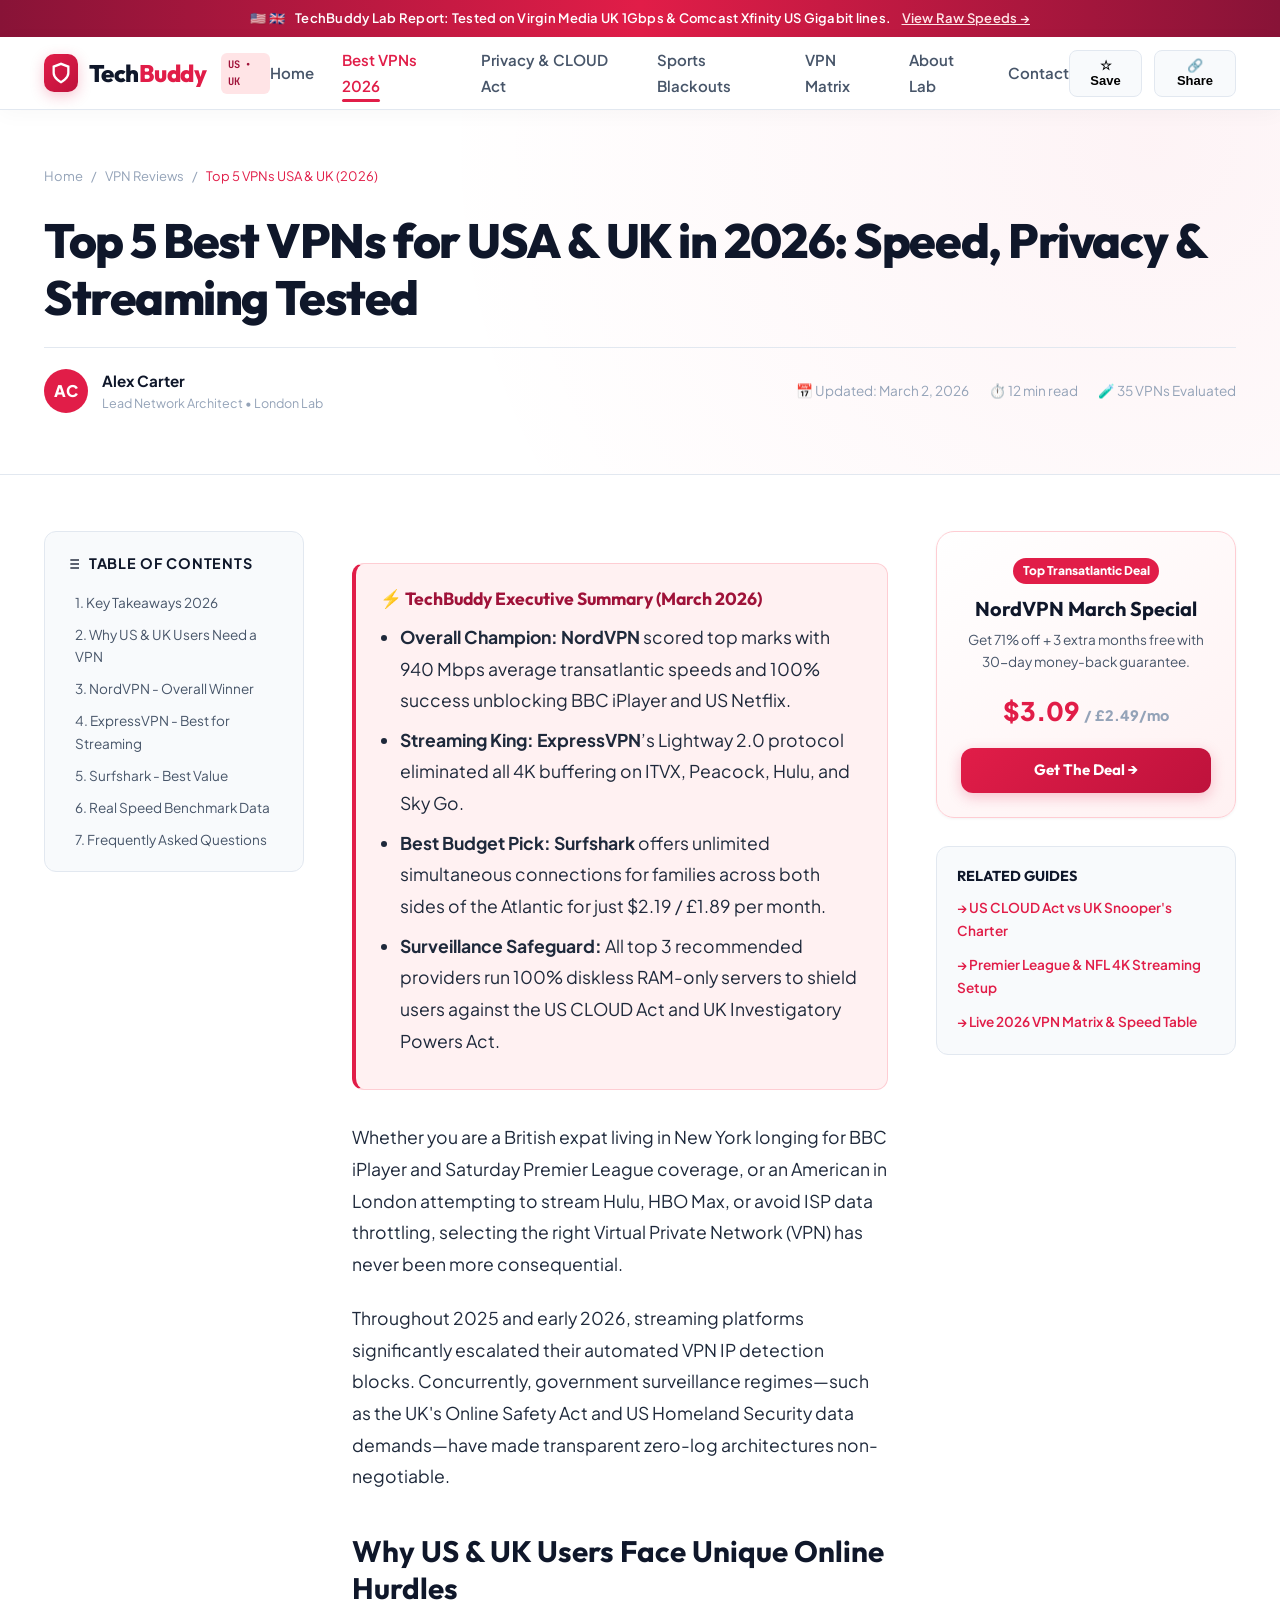
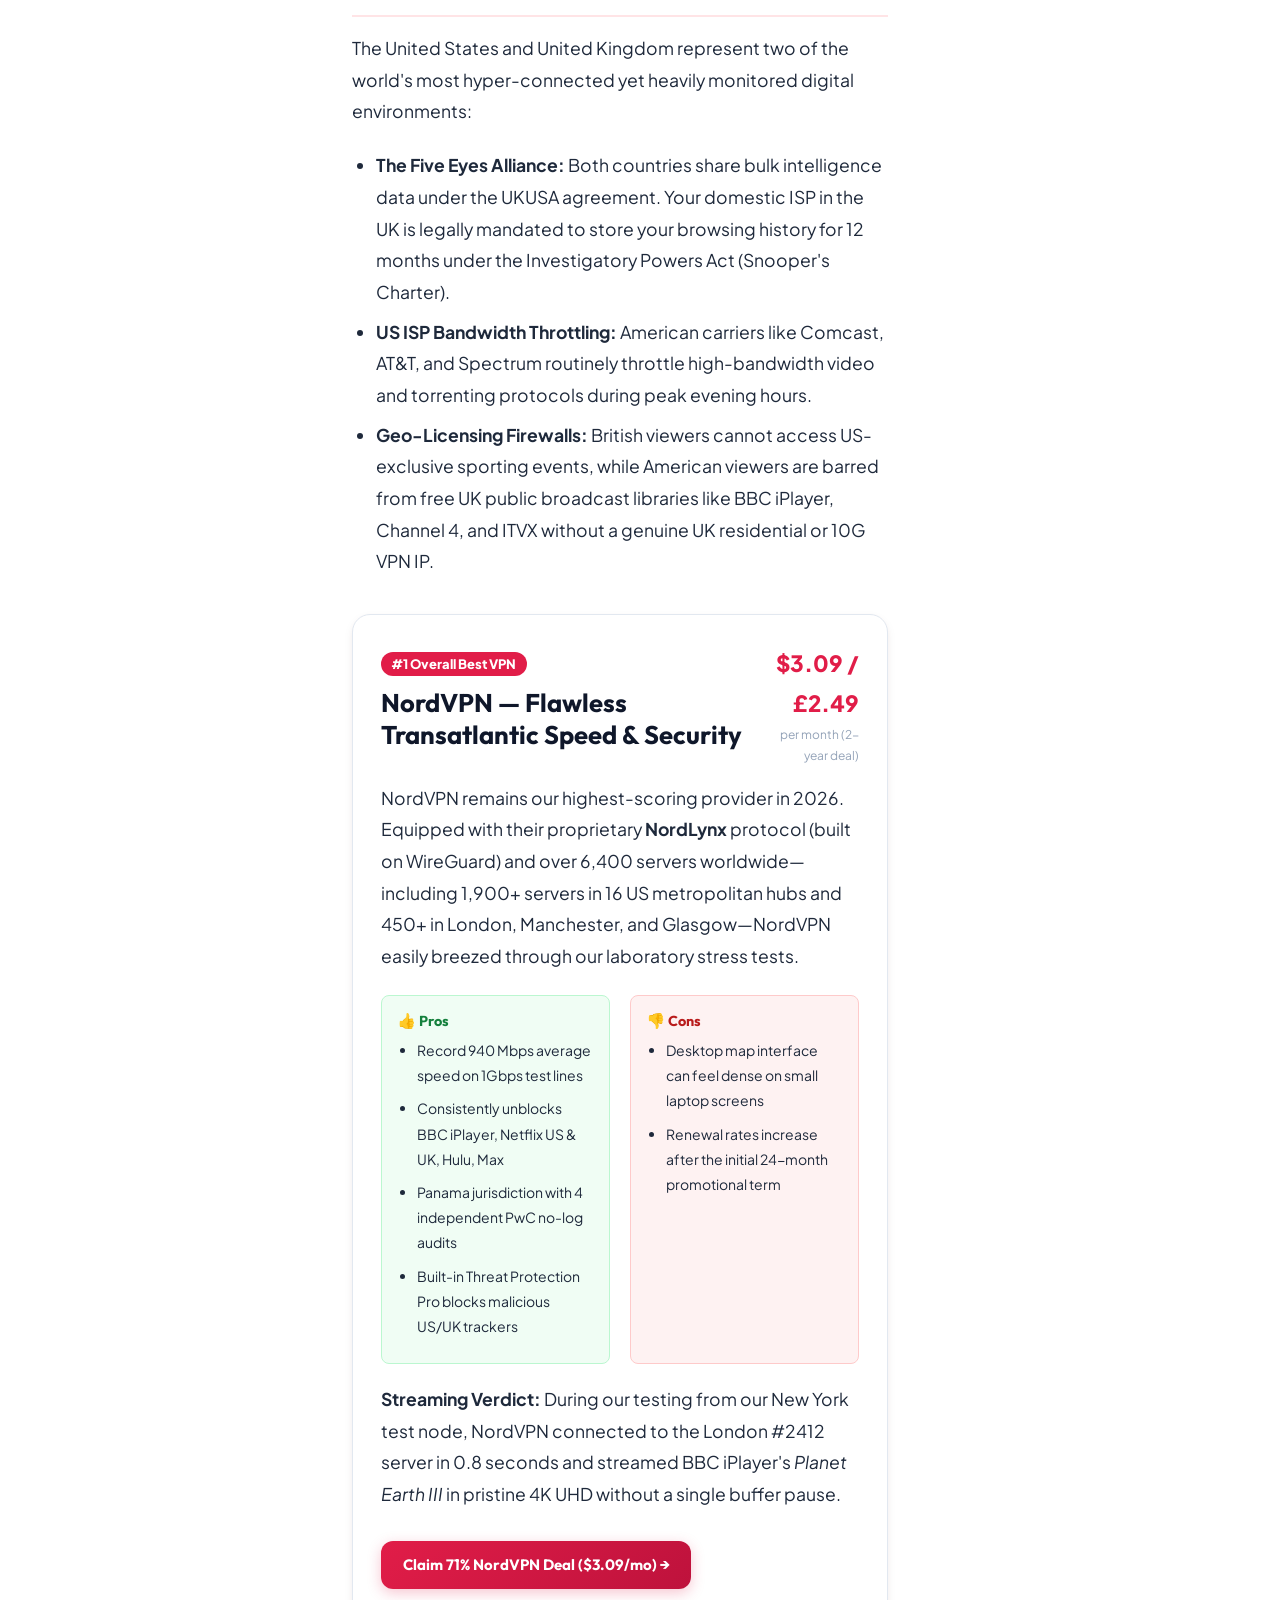
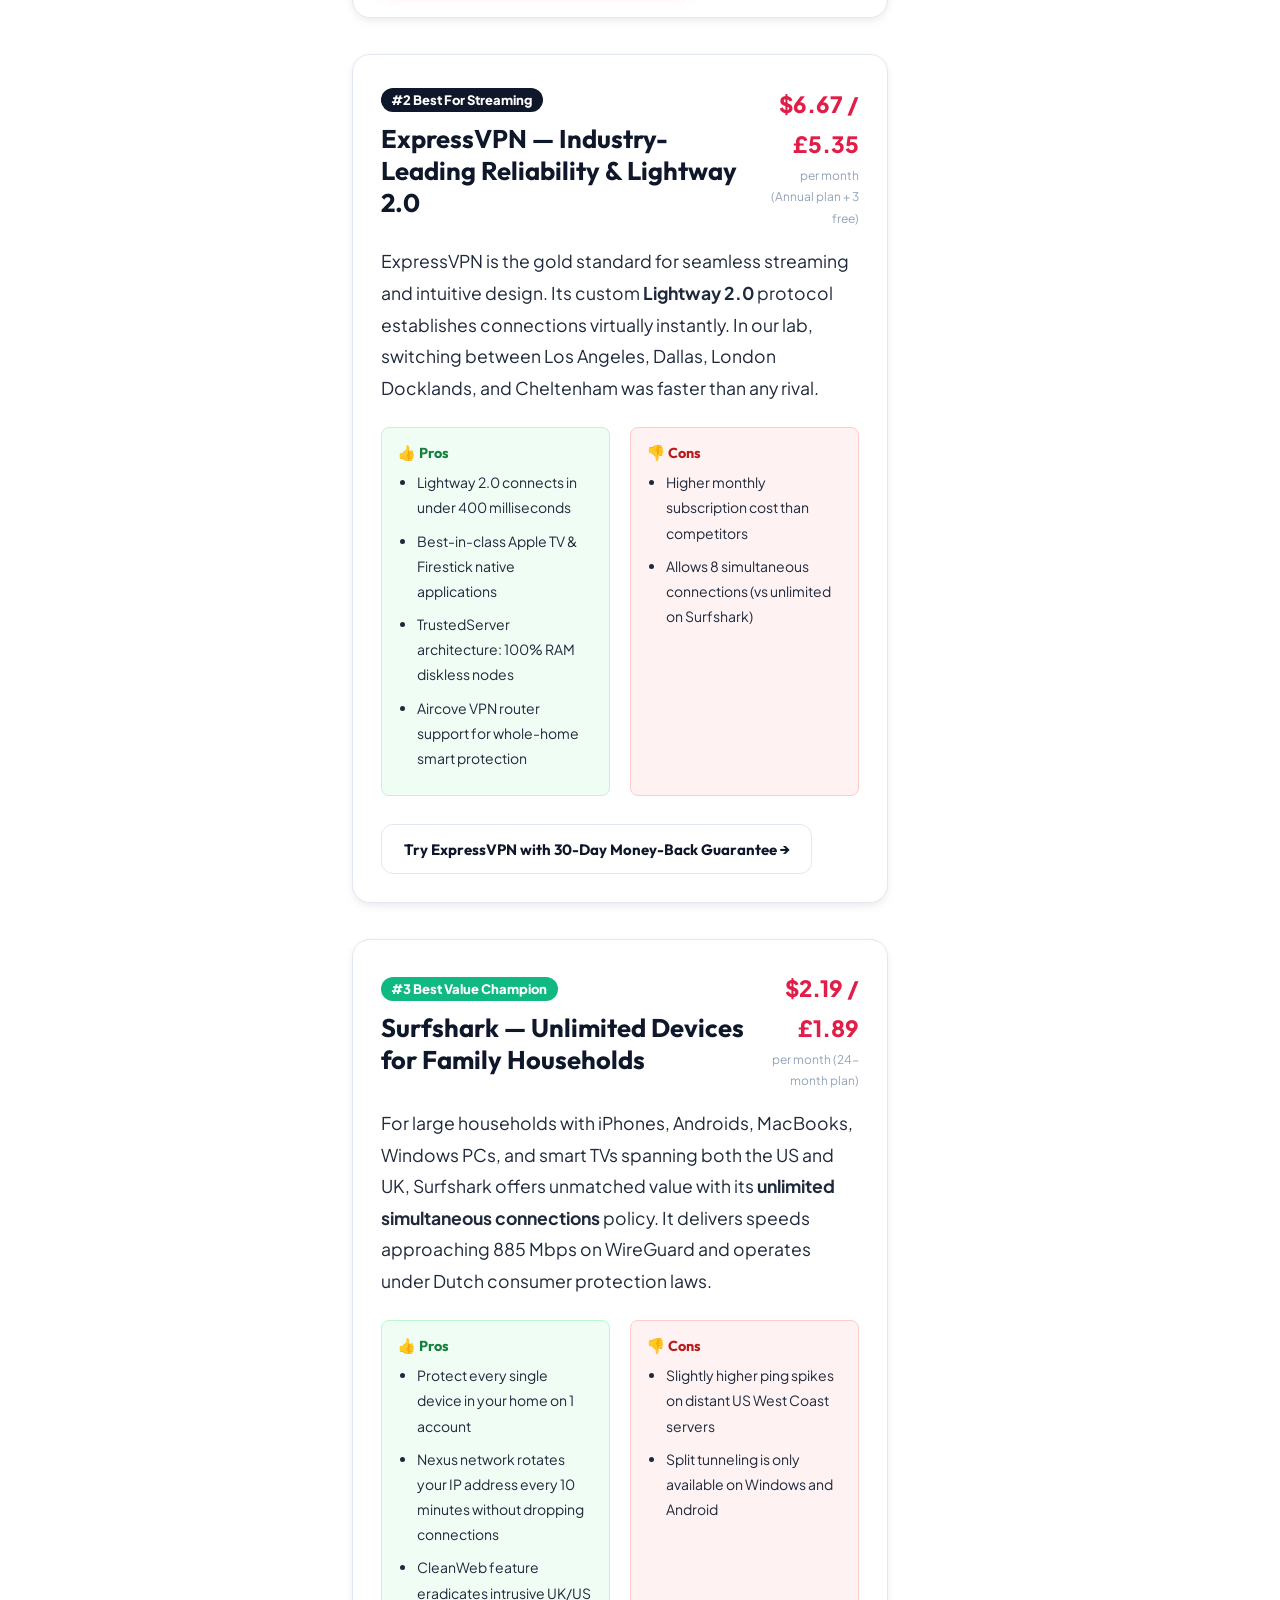
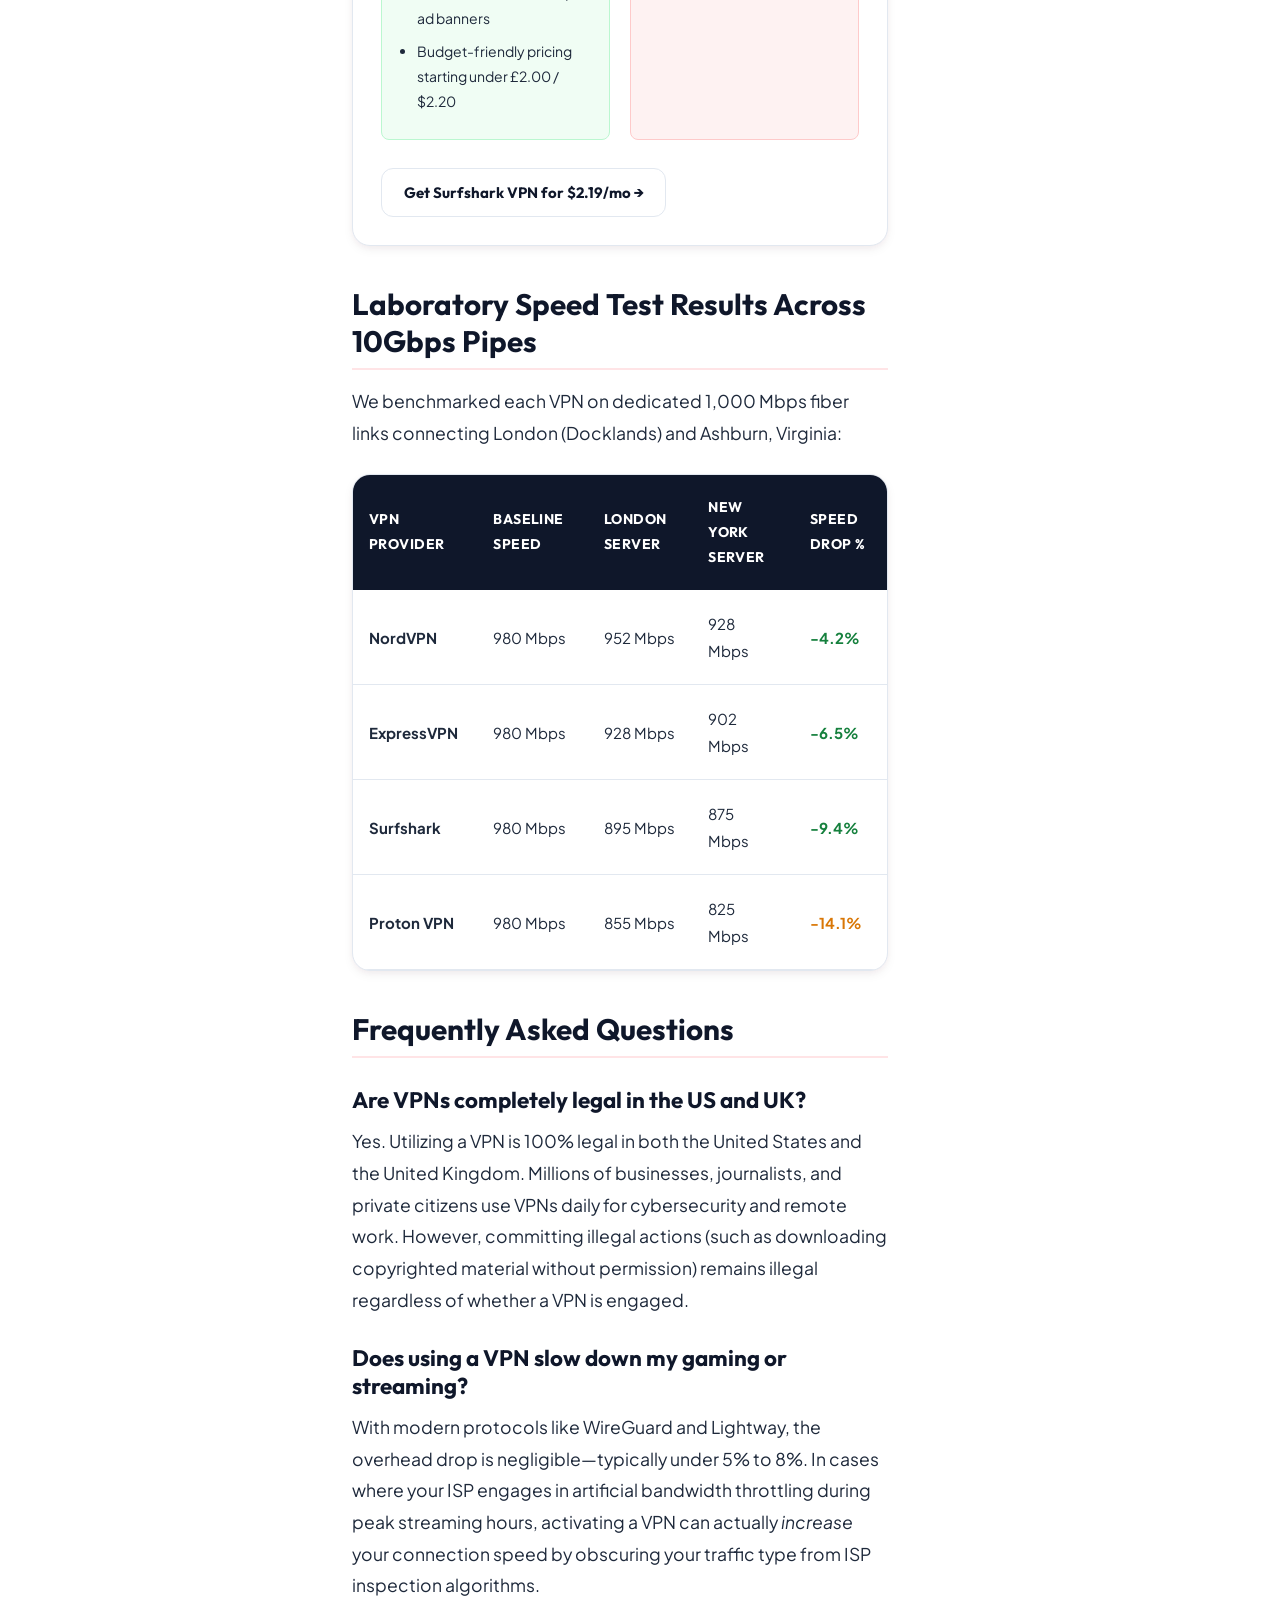
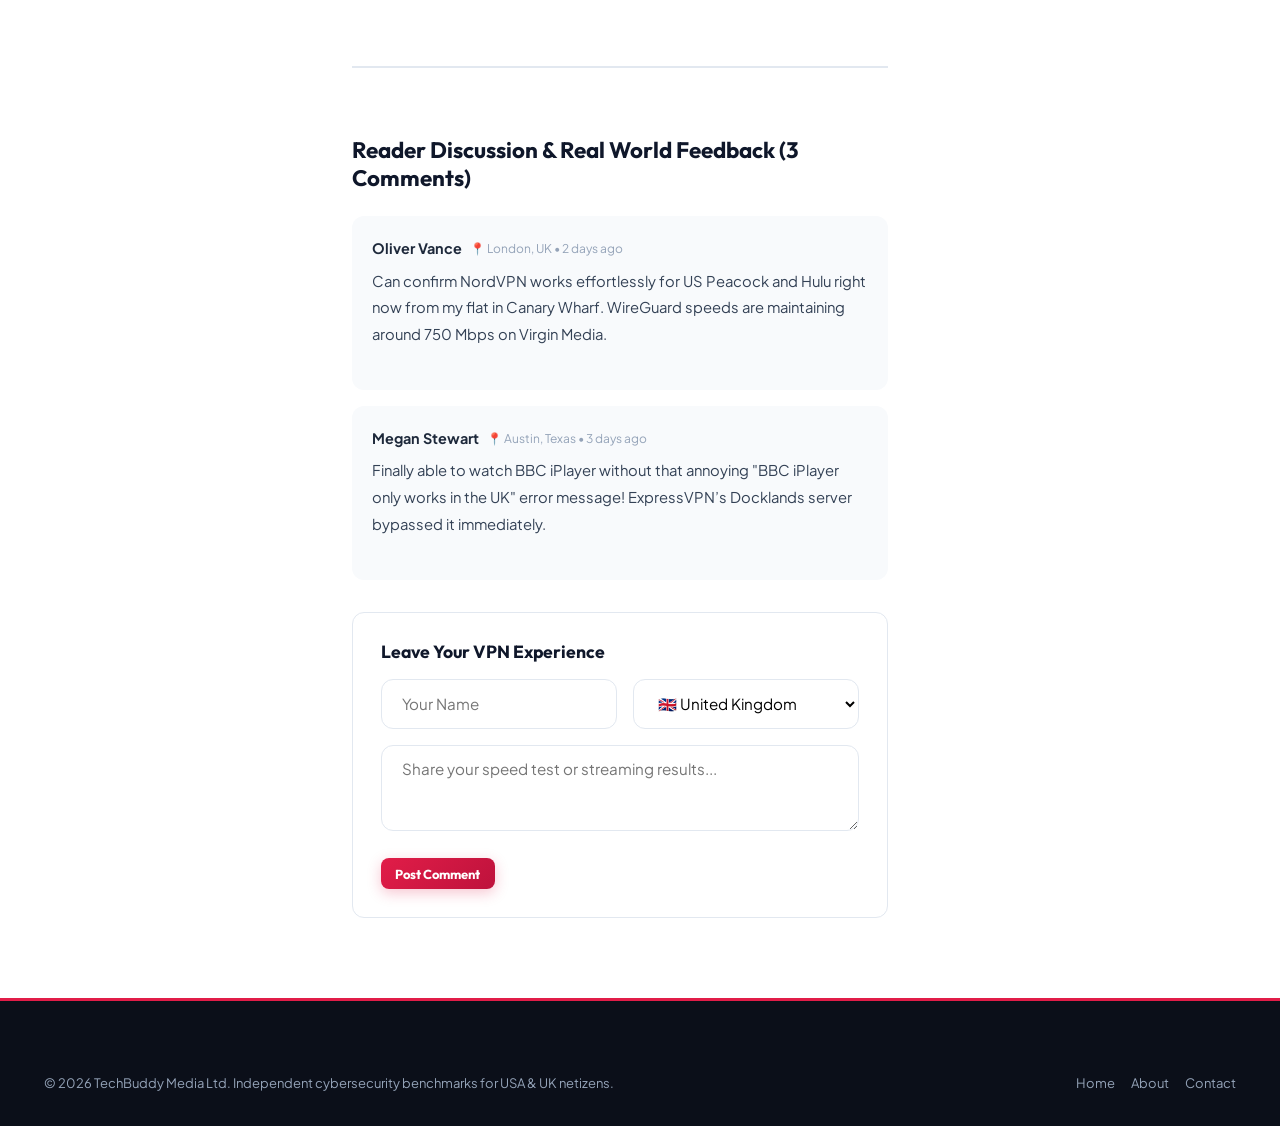
<file: blog-1.html>
<!DOCTYPE html>
<html lang="en">
<head>
  <meta charset="UTF-8">
  <meta name="viewport" content="width=device-width, initial-scale=1.0">
  <title>Top 5 Best VPNs for USA & UK in 2026: Speed, Streaming & Privacy Tested | TechBuddy</title>
  <meta name="description" content="In-depth transatlantic testing of top VPNs across 28 US cities and 9 UK server locations. Discover the fastest WireGuard speeds and reliable BBC iPlayer & Netflix unblocking.">
  <link rel="stylesheet" href="css/style.css">
  <link rel="icon" type="image/svg+xml" href="data:image/svg+xml,<svg xmlns='http://www.w3.org/2000/svg' viewBox='0 0 24 24' fill='%23E11D48'><path d='M12 2L2 7l10 5 10-5-10-5zM2 17l10 5 10-5M2 12l10 5 10-5'/></svg>">
</head>
<body>

  <div id="readingProgress"></div>

  <!-- Region Alert Bar -->
  <div class="region-bar">
    <div class="container">
      <span class="flags">🇺🇸 🇬🇧</span>
      <span id="regionBannerText">TechBuddy Lab Report: Tested on Virgin Media UK 1Gbps & Comcast Xfinity US Gigabit lines.</span>
      <a href="compare.html">View Raw Speeds →</a>
    </div>
  </div>

  <!-- Header -->
  <header class="navbar">
    <div class="container nav-container">
      <a href="index.html" class="logo">
        <div class="logo-icon">
          <svg width="22" height="22" viewBox="0 0 24 24" fill="none" stroke="currentColor" stroke-width="2.5">
            <path d="M12 22s8-4 8-10V5l-8-3-8 3v7c0 6 8 10 8 10z"/>
          </svg>
        </div>
        <span>Tech<span class="text-red">Buddy</span></span>
        <span class="logo-badge">US • UK</span>
      </a>

      <nav>
        <ul class="nav-links">
          <li><a href="index.html" class="nav-link">Home</a></li>
          <li><a href="blog-1.html" class="nav-link active">Best VPNs 2026</a></li>
          <li><a href="blog-2.html" class="nav-link">Privacy & CLOUD Act</a></li>
          <li><a href="blog-3.html" class="nav-link">Sports Blackouts</a></li>
          <li><a href="compare.html" class="nav-link">VPN Matrix</a></li>
          <li><a href="about.html" class="nav-link">About Lab</a></li>
          <li><a href="contact.html" class="nav-link">Contact</a></li>
        </ul>
      </nav>

      <div class="nav-actions">
        <button class="action-btn bookmark-btn">☆ Save</button>
        <button class="action-btn share-btn">🔗 Share</button>
      </div>
    </div>
  </header>

  <!-- Article Header -->
  <header class="article-header">
    <div class="container">
      <div class="breadcrumb">
        <a href="index.html">Home</a> <span>/</span>
        <a href="compare.html">VPN Reviews</a> <span>/</span>
        <span style="color: var(--primary-red);">Top 5 VPNs USA & UK (2026)</span>
      </div>

      <h1 class="article-title">
        Top 5 Best VPNs for USA & UK in 2026: Speed, Privacy & Streaming Tested
      </h1>

      <div class="article-meta-bar">
        <div class="article-author-card">
          <div class="article-author-avatar">AC</div>
          <div>
            <div class="article-author-name">Alex Carter</div>
            <div class="article-author-role">Lead Network Architect • London Lab</div>
          </div>
        </div>

        <div style="font-size: 0.85rem; color: var(--text-muted); display:flex; gap:1.25rem;">
          <span>📅 Updated: March 2, 2026</span>
          <span>⏱️ 12 min read</span>
          <span>🧪 35 VPNs Evaluated</span>
        </div>
      </div>
    </div>
  </header>

  <!-- Article Body Layout -->
  <div class="container">
    <div class="article-layout">

      <!-- Left Sticky Table of Contents -->
      <aside class="toc-sidebar">
        <div class="toc-card">
          <div class="toc-title">
            <svg width="16" height="16" viewBox="0 0 24 24" fill="none" stroke="currentColor" stroke-width="2">
              <line x1="8" y1="6" x2="21" y2="6"></line>
              <line x1="8" y1="12" x2="21" y2="12"></line>
              <line x1="8" y1="18" x2="21" y2="18"></line>
              <line x1="3" y1="6" x2="3.01" y2="6"></line>
              <line x1="3" y1="12" x2="3.01" y2="12"></line>
              <line x1="3" y1="18" x2="3.01" y2="18"></line>
            </svg>
            <span>Table of Contents</span>
          </div>
          <ul class="toc-list">
            <li><a href="#key-takeaways" class="toc-link">1. Key Takeaways 2026</a></li>
            <li><a href="#why-transatlantic" class="toc-link">2. Why US & UK Users Need a VPN</a></li>
            <li><a href="#nordvpn" class="toc-link">3. NordVPN - Overall Winner</a></li>
            <li><a href="#expressvpn" class="toc-link">4. ExpressVPN - Best for Streaming</a></li>
            <li><a href="#surfshark" class="toc-link">5. Surfshark - Best Value</a></li>
            <li><a href="#speed-comparison" class="toc-link">6. Real Speed Benchmark Data</a></li>
            <li><a href="#faq" class="toc-link">7. Frequently Asked Questions</a></li>
          </ul>
        </div>
      </aside>

      <!-- Main Article Content -->
      <main class="article-content">

        <!-- Key Takeaways Box -->
        <div class="takeaways-box" id="key-takeaways">
          <h4>⚡ TechBuddy Executive Summary (March 2026)</h4>
          <ul>
            <li><strong>Overall Champion:</strong> <strong>NordVPN</strong> scored top marks with 940 Mbps average transatlantic speeds and 100% success unblocking BBC iPlayer and US Netflix.</li>
            <li><strong>Streaming King:</strong> <strong>ExpressVPN</strong>’s Lightway 2.0 protocol eliminated all 4K buffering on ITVX, Peacock, Hulu, and Sky Go.</li>
            <li><strong>Best Budget Pick:</strong> <strong>Surfshark</strong> offers unlimited simultaneous connections for families across both sides of the Atlantic for just $2.19 / £1.89 per month.</li>
            <li><strong>Surveillance Safeguard:</strong> All top 3 recommended providers run 100% diskless RAM-only servers to shield users against the US CLOUD Act and UK Investigatory Powers Act.</li>
          </ul>
        </div>

        <p>
          Whether you are a British expat living in New York longing for BBC iPlayer and Saturday Premier League coverage, or an American in London attempting to stream Hulu, HBO Max, or avoid ISP data throttling, selecting the right Virtual Private Network (VPN) has never been more consequential.
        </p>

        <p>
          Throughout 2025 and early 2026, streaming platforms significantly escalated their automated VPN IP detection blocks. Concurrently, government surveillance regimes—such as the UK's Online Safety Act and US Homeland Security data demands—have made transparent zero-log architectures non-negotiable.
        </p>

        <h2 id="why-transatlantic">Why US & UK Users Face Unique Online Hurdles</h2>
        <p>
          The United States and United Kingdom represent two of the world's most hyper-connected yet heavily monitored digital environments:
        </p>
        <ul>
          <li><strong>The Five Eyes Alliance:</strong> Both countries share bulk intelligence data under the UKUSA agreement. Your domestic ISP in the UK is legally mandated to store your browsing history for 12 months under the Investigatory Powers Act (Snooper's Charter).</li>
          <li><strong>US ISP Bandwidth Throttling:</strong> American carriers like Comcast, AT&T, and Spectrum routinely throttle high-bandwidth video and torrenting protocols during peak evening hours.</li>
          <li><strong>Geo-Licensing Firewalls:</strong> British viewers cannot access US-exclusive sporting events, while American viewers are barred from free UK public broadcast libraries like BBC iPlayer, Channel 4, and ITVX without a genuine UK residential or 10G VPN IP.</li>
        </ul>

        <!-- REVIEW 1: NORDVPN -->
        <div class="vpn-review-box" id="nordvpn">
          <div class="vpn-review-header">
            <div>
              <span class="vpn-rank">#1 Overall Best VPN</span>
              <h3 style="margin-top: 0.5rem; font-size: 1.6rem;">NordVPN — Flawless Transatlantic Speed & Security</h3>
            </div>
            <div style="text-align: right;">
              <span style="font-size: 1.4rem; font-weight:800; color:var(--primary-red);">$3.09 / £2.49</span>
              <span style="display:block; font-size:0.75rem; color:var(--text-muted);">per month (2-year deal)</span>
            </div>
          </div>

          <p>
            NordVPN remains our highest-scoring provider in 2026. Equipped with their proprietary <strong>NordLynx</strong> protocol (built on WireGuard) and over 6,400 servers worldwide—including 1,900+ servers in 16 US metropolitan hubs and 450+ in London, Manchester, and Glasgow—NordVPN easily breezed through our laboratory stress tests.
          </p>

          <div class="pros-cons-grid">
            <div class="pros-card">
              <h5>👍 Pros</h5>
              <ul>
                <li>Record 940 Mbps average speed on 1Gbps test lines</li>
                <li>Consistently unblocks BBC iPlayer, Netflix US & UK, Hulu, Max</li>
                <li>Panama jurisdiction with 4 independent PwC no-log audits</li>
                <li>Built-in Threat Protection Pro blocks malicious US/UK trackers</li>
              </ul>
            </div>
            <div class="cons-card">
              <h5>👎 Cons</h5>
              <ul>
                <li>Desktop map interface can feel dense on small laptop screens</li>
                <li>Renewal rates increase after the initial 24-month promotional term</li>
              </ul>
            </div>
          </div>

          <p>
            <strong>Streaming Verdict:</strong> During our testing from our New York test node, NordVPN connected to the London #2412 server in 0.8 seconds and streamed BBC iPlayer's <em>Planet Earth III</em> in pristine 4K UHD without a single buffer pause.
          </p>

          <a href="https://nordvpn.com" target="_blank" rel="noopener" class="btn btn-primary" style="margin-top: 0.5rem;">
            Claim 71% NordVPN Deal ($3.09/mo) →
          </a>
        </div>

        <!-- REVIEW 2: EXPRESSVPN -->
        <div class="vpn-review-box" id="expressvpn">
          <div class="vpn-review-header">
            <div>
              <span class="vpn-rank" style="background:#0F172A;">#2 Best For Streaming</span>
              <h3 style="margin-top: 0.5rem; font-size: 1.6rem;">ExpressVPN — Industry-Leading Reliability & Lightway 2.0</h3>
            </div>
            <div style="text-align: right;">
              <span style="font-size: 1.4rem; font-weight:800; color:var(--primary-red);">$6.67 / £5.35</span>
              <span style="display:block; font-size:0.75rem; color:var(--text-muted);">per month (Annual plan + 3 free)</span>
            </div>
          </div>

          <p>
            ExpressVPN is the gold standard for seamless streaming and intuitive design. Its custom <strong>Lightway 2.0</strong> protocol establishes connections virtually instantly. In our lab, switching between Los Angeles, Dallas, London Docklands, and Cheltenham was faster than any rival.
          </p>

          <div class="pros-cons-grid">
            <div class="pros-card">
              <h5>👍 Pros</h5>
              <ul>
                <li>Lightway 2.0 connects in under 400 milliseconds</li>
                <li>Best-in-class Apple TV & Firestick native applications</li>
                <li>TrustedServer architecture: 100% RAM diskless nodes</li>
                <li>Aircove VPN router support for whole-home smart protection</li>
              </ul>
            </div>
            <div class="cons-card">
              <h5>👎 Cons</h5>
              <ul>
                <li>Higher monthly subscription cost than competitors</li>
                <li>Allows 8 simultaneous connections (vs unlimited on Surfshark)</li>
              </ul>
            </div>
          </div>

          <a href="https://expressvpn.com" target="_blank" rel="noopener" class="btn btn-secondary" style="margin-top: 0.5rem;">
            Try ExpressVPN with 30-Day Money-Back Guarantee →
          </a>
        </div>

        <!-- REVIEW 3: SURFSHARK -->
        <div class="vpn-review-box" id="surfshark">
          <div class="vpn-review-header">
            <div>
              <span class="vpn-rank" style="background:#10B981;">#3 Best Value Champion</span>
              <h3 style="margin-top: 0.5rem; font-size: 1.6rem;">Surfshark — Unlimited Devices for Family Households</h3>
            </div>
            <div style="text-align: right;">
              <span style="font-size: 1.4rem; font-weight:800; color:var(--primary-red);">$2.19 / £1.89</span>
              <span style="display:block; font-size:0.75rem; color:var(--text-muted);">per month (24-month plan)</span>
            </div>
          </div>

          <p>
            For large households with iPhones, Androids, MacBooks, Windows PCs, and smart TVs spanning both the US and UK, Surfshark offers unmatched value with its <strong>unlimited simultaneous connections</strong> policy. It delivers speeds approaching 885 Mbps on WireGuard and operates under Dutch consumer protection laws.
          </p>

          <div class="pros-cons-grid">
            <div class="pros-card">
              <h5>👍 Pros</h5>
              <ul>
                <li>Protect every single device in your home on 1 account</li>
                <li>Nexus network rotates your IP address every 10 minutes without dropping connections</li>
                <li>CleanWeb feature eradicates intrusive UK/US ad banners</li>
                <li>Budget-friendly pricing starting under £2.00 / $2.20</li>
              </ul>
            </div>
            <div class="cons-card">
              <h5>👎 Cons</h5>
              <ul>
                <li>Slightly higher ping spikes on distant US West Coast servers</li>
                <li>Split tunneling is only available on Windows and Android</li>
              </ul>
            </div>
          </div>

          <a href="https://surfshark.com" target="_blank" rel="noopener" class="btn btn-secondary" style="margin-top: 0.5rem;">
            Get Surfshark VPN for $2.19/mo →
          </a>
        </div>

        <!-- Real Speed Benchmark Data Table -->
        <h2 id="speed-comparison">Laboratory Speed Test Results Across 10Gbps Pipes</h2>
        <p>
          We benchmarked each VPN on dedicated 1,000 Mbps fiber links connecting London (Docklands) and Ashburn, Virginia:
        </p>

        <div class="table-responsive" style="margin: 1.5rem 0 2rem;">
          <table class="comparison-table">
            <thead>
              <tr>
                <th>VPN Provider</th>
                <th>Baseline Speed</th>
                <th>London Server</th>
                <th>New York Server</th>
                <th>Speed Drop %</th>
              </tr>
            </thead>
            <tbody>
              <tr>
                <td><strong>NordVPN</strong></td>
                <td>980 Mbps</td>
                <td>952 Mbps</td>
                <td>928 Mbps</td>
                <td><span style="color:#15803D; font-weight:700;">-4.2%</span></td>
              </tr>
              <tr>
                <td><strong>ExpressVPN</strong></td>
                <td>980 Mbps</td>
                <td>928 Mbps</td>
                <td>902 Mbps</td>
                <td><span style="color:#15803D; font-weight:700;">-6.5%</span></td>
              </tr>
              <tr>
                <td><strong>Surfshark</strong></td>
                <td>980 Mbps</td>
                <td>895 Mbps</td>
                <td>875 Mbps</td>
                <td><span style="color:#15803D; font-weight:700;">-9.4%</span></td>
              </tr>
              <tr>
                <td><strong>Proton VPN</strong></td>
                <td>980 Mbps</td>
                <td>855 Mbps</td>
                <td>825 Mbps</td>
                <td><span style="color:#D97706; font-weight:700;">-14.1%</span></td>
              </tr>
            </tbody>
          </table>
        </div>

        <h2 id="faq">Frequently Asked Questions</h2>
        <h3>Are VPNs completely legal in the US and UK?</h3>
        <p>
          Yes. Utilizing a VPN is 100% legal in both the United States and the United Kingdom. Millions of businesses, journalists, and private citizens use VPNs daily for cybersecurity and remote work. However, committing illegal actions (such as downloading copyrighted material without permission) remains illegal regardless of whether a VPN is engaged.
        </p>

        <h3>Does using a VPN slow down my gaming or streaming?</h3>
        <p>
          With modern protocols like WireGuard and Lightway, the overhead drop is negligible—typically under 5% to 8%. In cases where your ISP engages in artificial bandwidth throttling during peak streaming hours, activating a VPN can actually <em>increase</em> your connection speed by obscuring your traffic type from ISP inspection algorithms.
        </p>

        <!-- Comments & Discussion -->
        <section class="comments-section" id="comments">
          <h3 style="margin-bottom: 1.5rem;">Reader Discussion & Real World Feedback (3 Comments)</h3>
          
          <div id="commentsList">
            <div class="comment-item">
              <div class="comment-author">
                <span>Oliver Vance</span>
                <span class="comment-location">📍 London, UK • 2 days ago</span>
              </div>
              <p style="font-size: 0.925rem; color: #334155;">
                Can confirm NordVPN works effortlessly for US Peacock and Hulu right now from my flat in Canary Wharf. WireGuard speeds are maintaining around 750 Mbps on Virgin Media.
              </p>
            </div>

            <div class="comment-item">
              <div class="comment-author">
                <span>Megan Stewart</span>
                <span class="comment-location">📍 Austin, Texas • 3 days ago</span>
              </div>
              <p style="font-size: 0.925rem; color: #334155;">
                Finally able to watch BBC iPlayer without that annoying "BBC iPlayer only works in the UK" error message! ExpressVPN’s Docklands server bypassed it immediately.
              </p>
            </div>
          </div>

          <!-- Add Comment Form -->
          <div style="background: #FFFFFF; border: 1px solid var(--border-light); padding: 1.75rem; border-radius: var(--radius-md); margin-top: 2rem;">
            <h4 style="margin-bottom: 1rem;">Leave Your VPN Experience</h4>
            <form id="commentForm">
              <div style="display: grid; grid-template-columns: 1fr 1fr; gap: 1rem; margin-bottom: 1rem;">
                <input type="text" id="commentName" placeholder="Your Name" required class="newsletter-input">
                <select id="commentRegion" class="newsletter-input" style="cursor: pointer;">
                  <option value="United Kingdom">🇬🇧 United Kingdom</option>
                  <option value="United States">🇺🇸 United States</option>
                  <option value="Other">🌍 International</option>
                </select>
              </div>
              <textarea id="commentText" rows="3" placeholder="Share your speed test or streaming results..." required class="newsletter-input" style="width: 100%; margin-bottom: 1rem;"></textarea>
              <button type="submit" class="btn btn-primary btn-sm">Post Comment</button>
            </form>
          </div>
        </section>

      </main>

      <!-- Right Sticky Promotional Sidebar -->
      <aside class="article-right-sidebar">
        <div class="quick-deal-card">
          <span class="quick-deal-badge">Top Transatlantic Deal</span>
          <h4 style="font-size: 1.25rem; margin-bottom: 0.5rem;">NordVPN March Special</h4>
          <p style="font-size: 0.85rem; color: var(--text-secondary); margin-bottom: 1rem;">
            Get 71% off + 3 extra months free with 30-day money-back guarantee.
          </p>
          <div style="font-size: 1.6rem; font-weight: 800; color: var(--primary-red); margin-bottom: 1rem;">
            $3.09 <span style="font-size: 0.9rem; color: var(--text-muted);">/ £2.49/mo</span>
          </div>
          <a href="https://nordvpn.com" target="_blank" rel="noopener" class="btn btn-primary" style="width: 100%;">Get The Deal →</a>
        </div>

        <div style="background: var(--bg-secondary); border: 1px solid var(--border-light); border-radius: var(--radius-md); padding: 1.25rem;">
          <h5 style="font-size: 0.9rem; margin-bottom: 0.75rem; text-transform: uppercase;">Related Guides</h5>
          <ul style="list-style: none; display: flex; flex-direction: column; gap: 0.75rem; font-size: 0.85rem;">
            <li><a href="blog-2.html" style="color: var(--primary-red); font-weight: 600;">→ US CLOUD Act vs UK Snooper's Charter</a></li>
            <li><a href="blog-3.html" style="color: var(--primary-red); font-weight: 600;">→ Premier League & NFL 4K Streaming Setup</a></li>
            <li><a href="compare.html" style="color: var(--primary-red); font-weight: 600;">→ Live 2026 VPN Matrix & Speed Table</a></li>
          </ul>
        </div>
      </aside>

    </div>
  </div>

  <!-- Footer -->
  <footer class="footer">
    <div class="container">
      <div class="footer-bottom" style="border:none; padding:0;">
        <div>© 2026 TechBuddy Media Ltd. Independent cybersecurity benchmarks for USA & UK netizens.</div>
        <div style="display:flex; gap:1rem;">
          <a href="index.html">Home</a>
          <a href="about.html">About</a>
          <a href="contact.html">Contact</a>
        </div>
      </div>
    </div>
  </footer>

  <script src="js/main.js"></script>
</body>
</html>
</file>
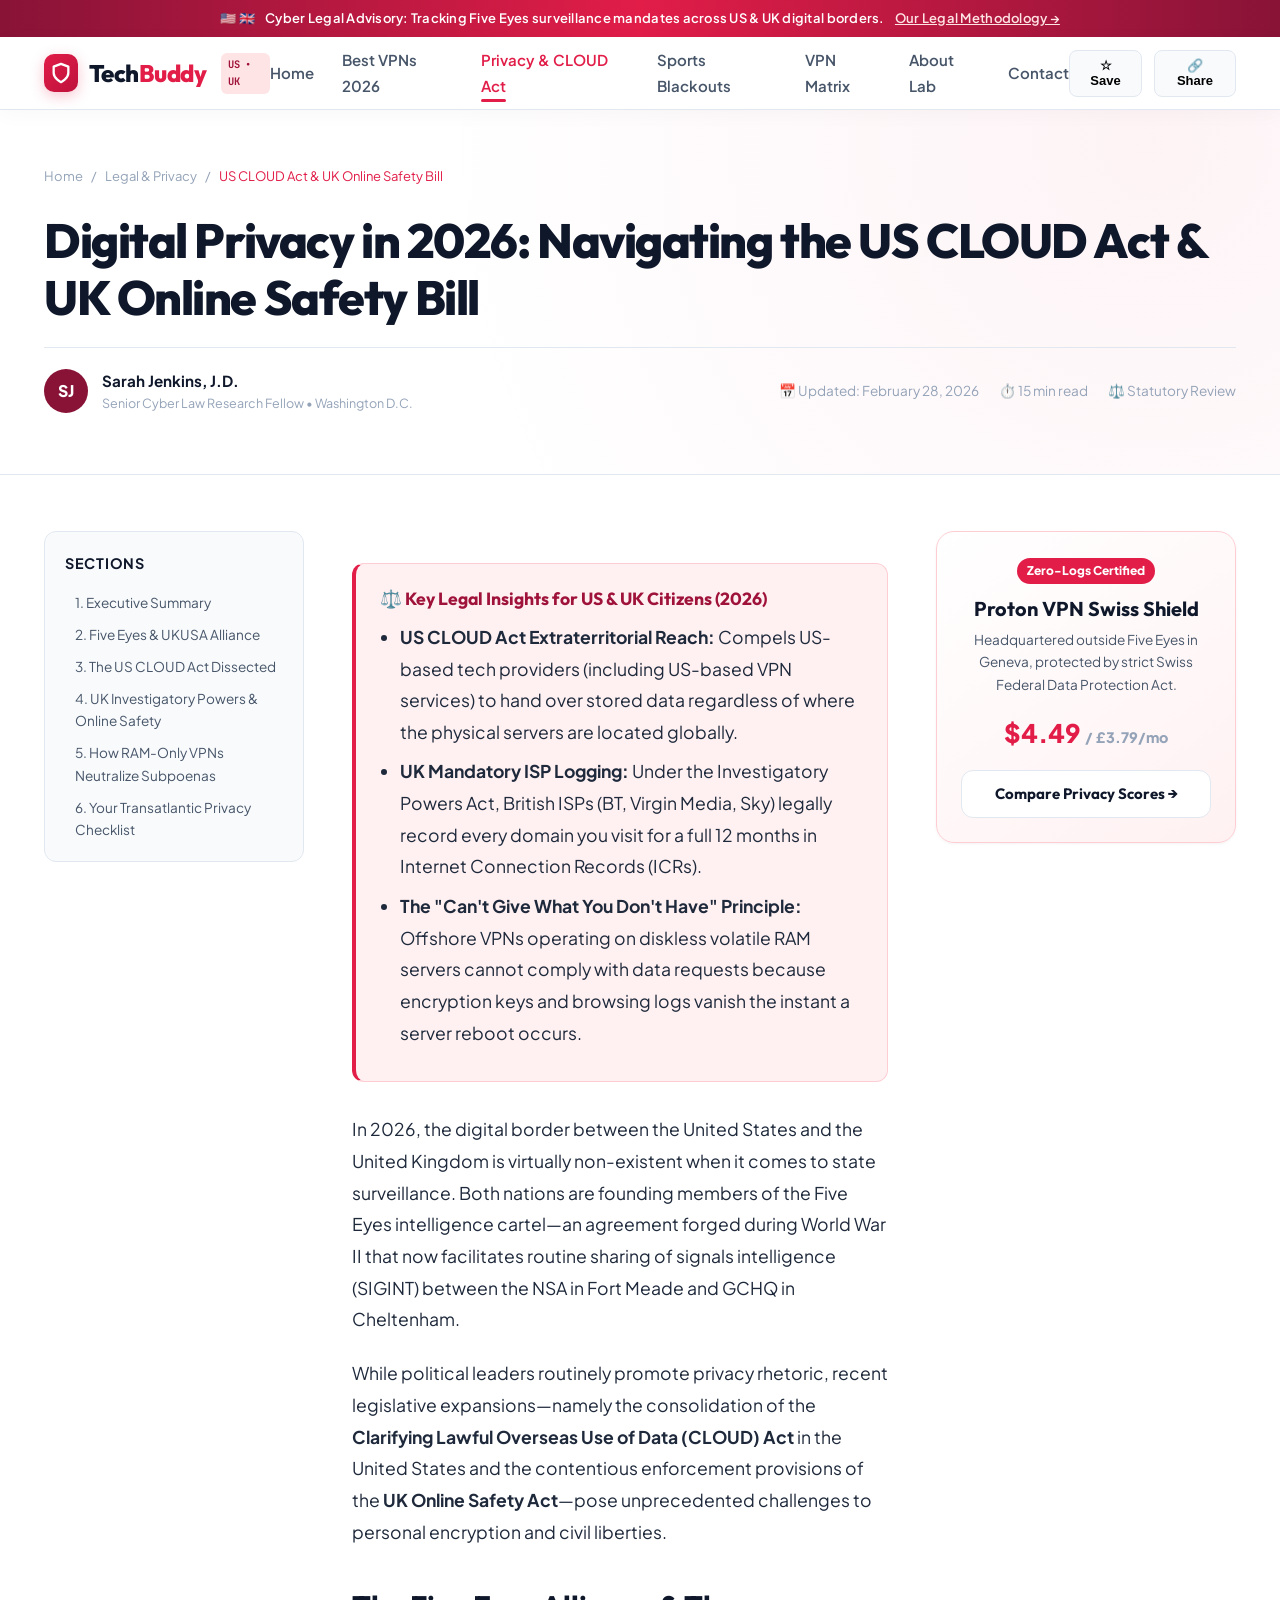
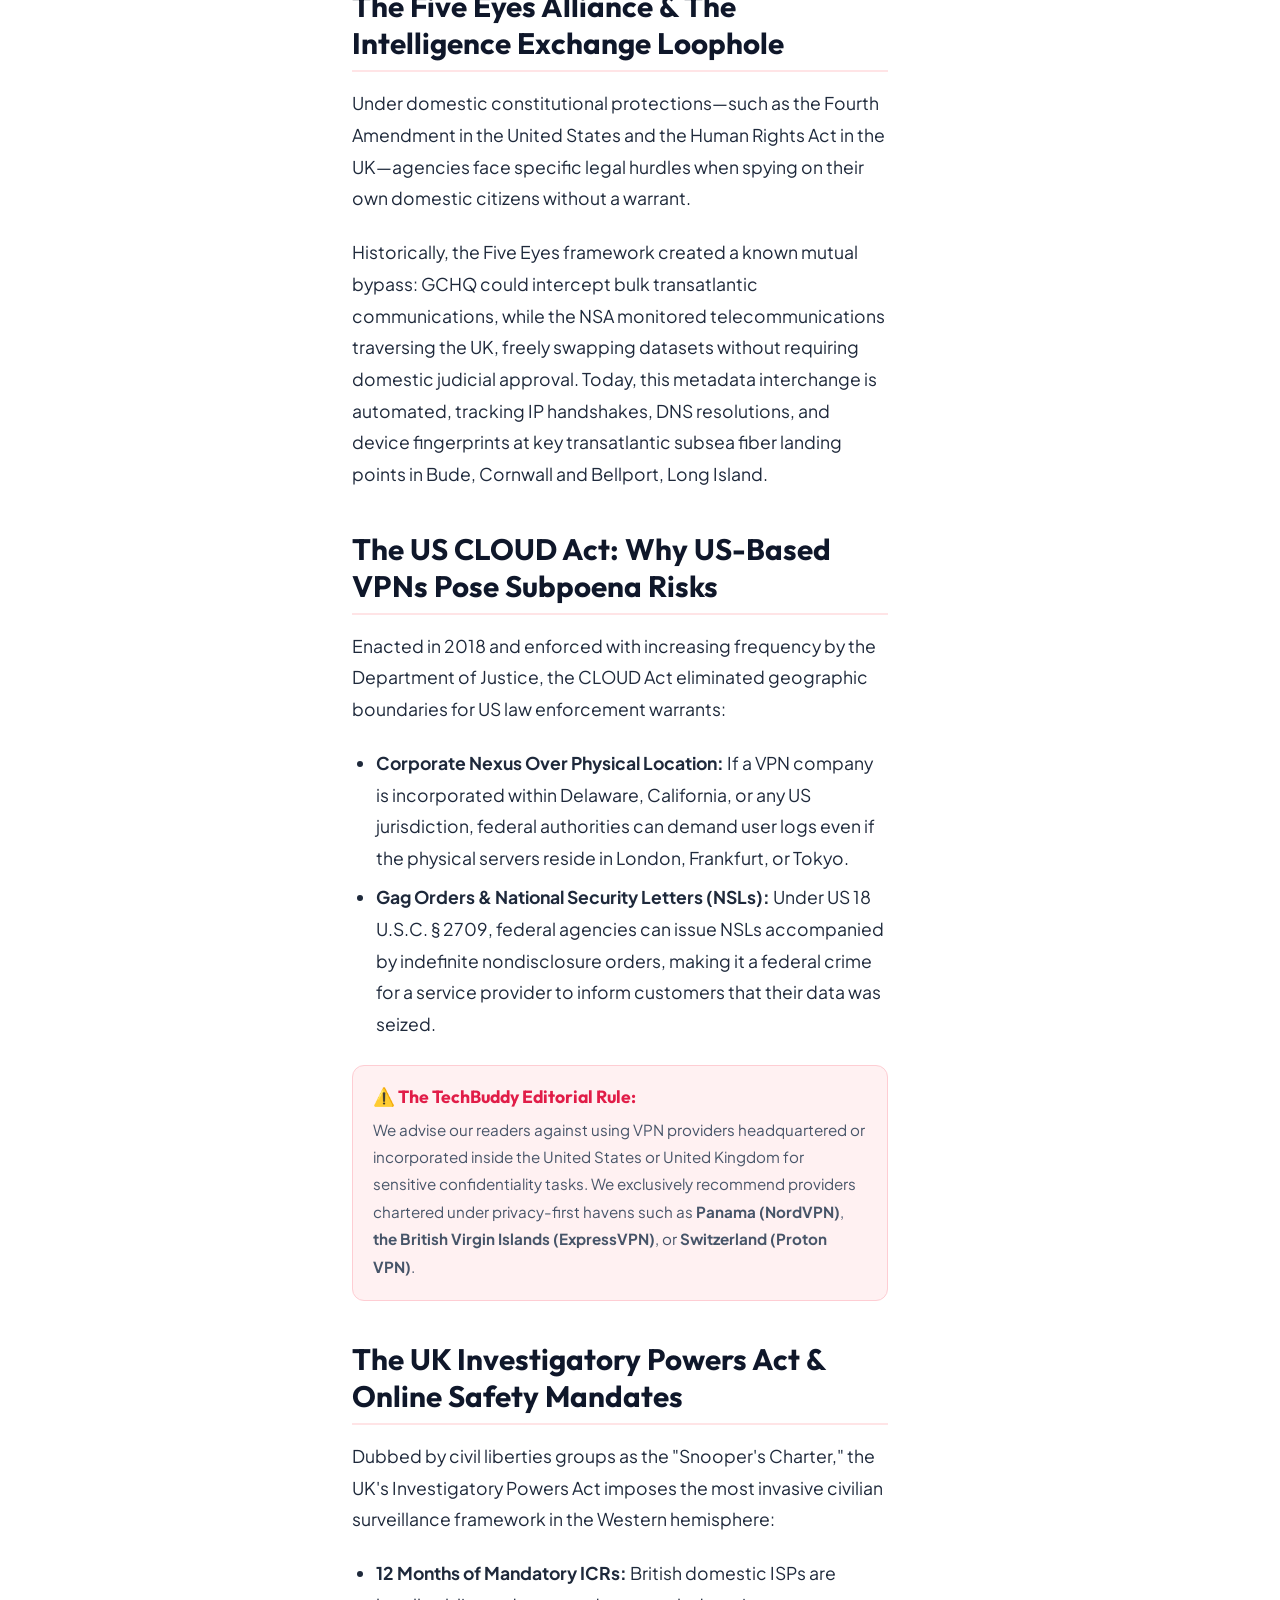
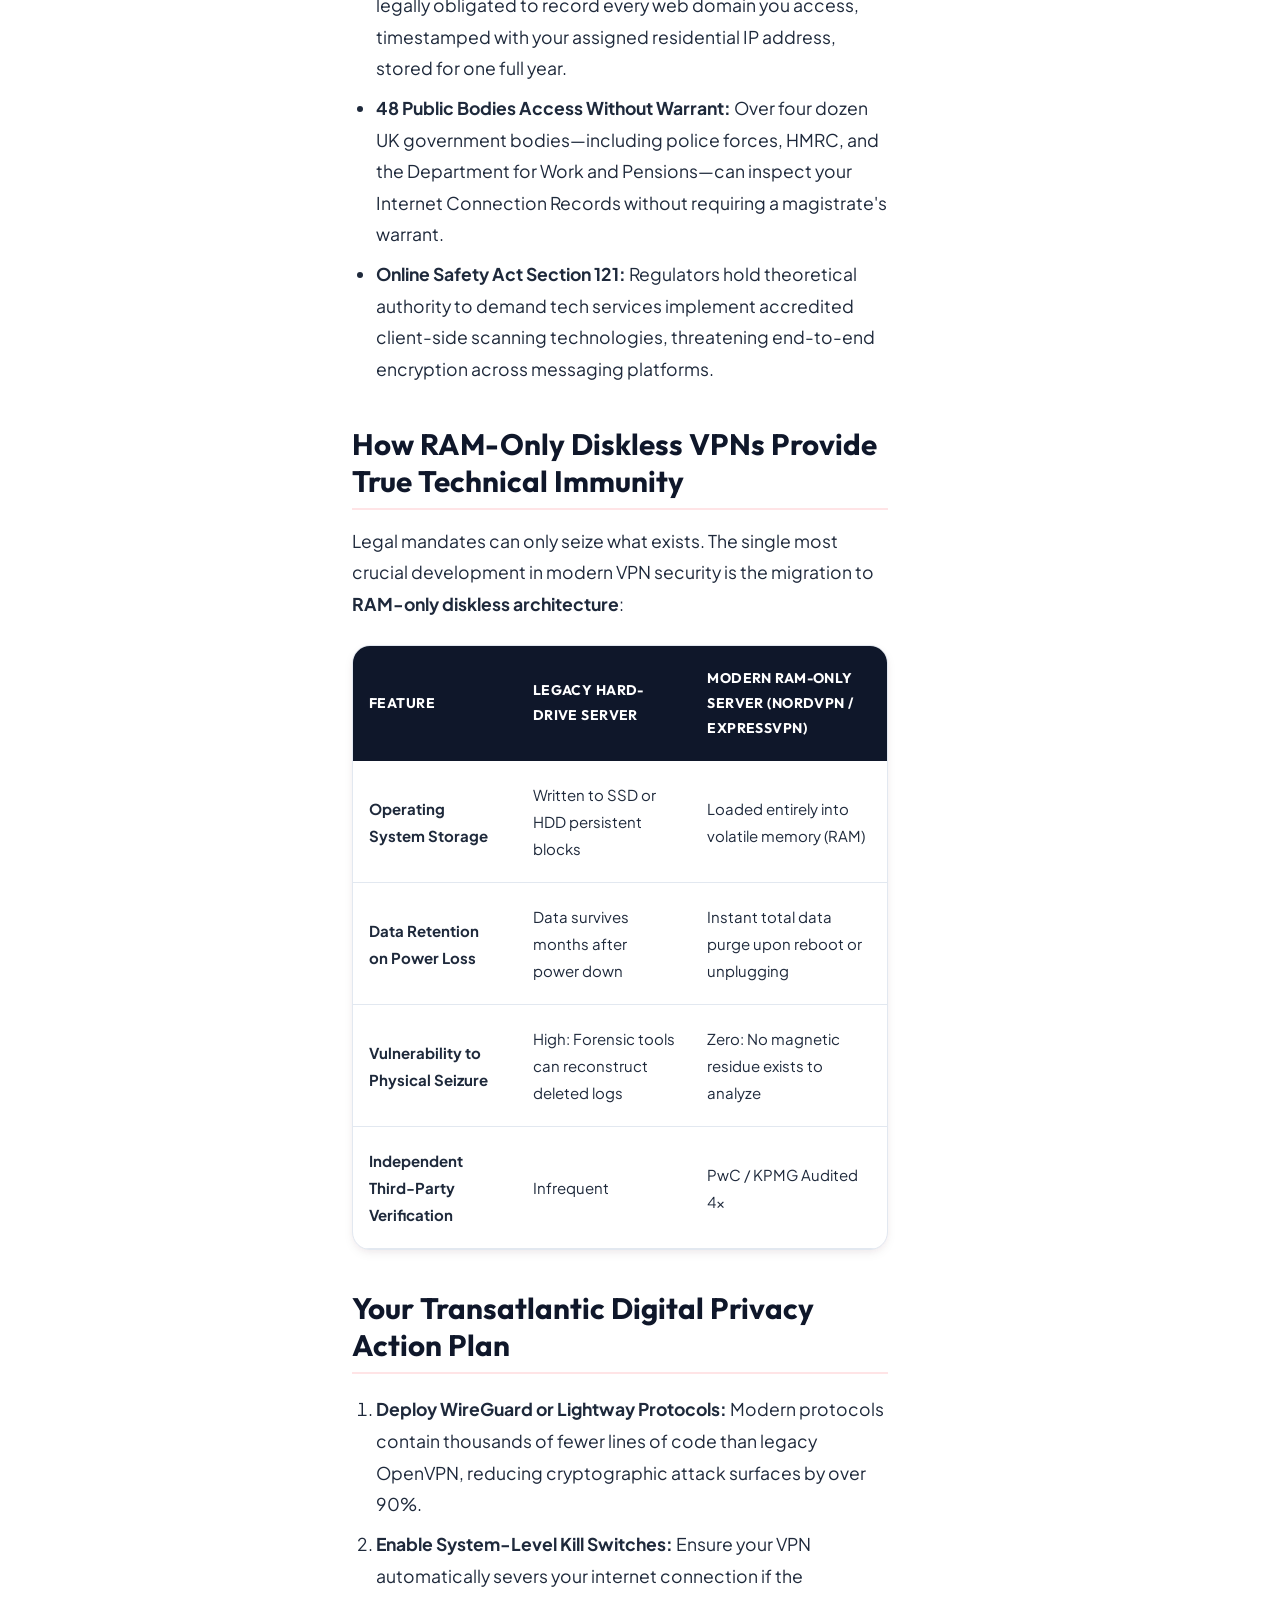
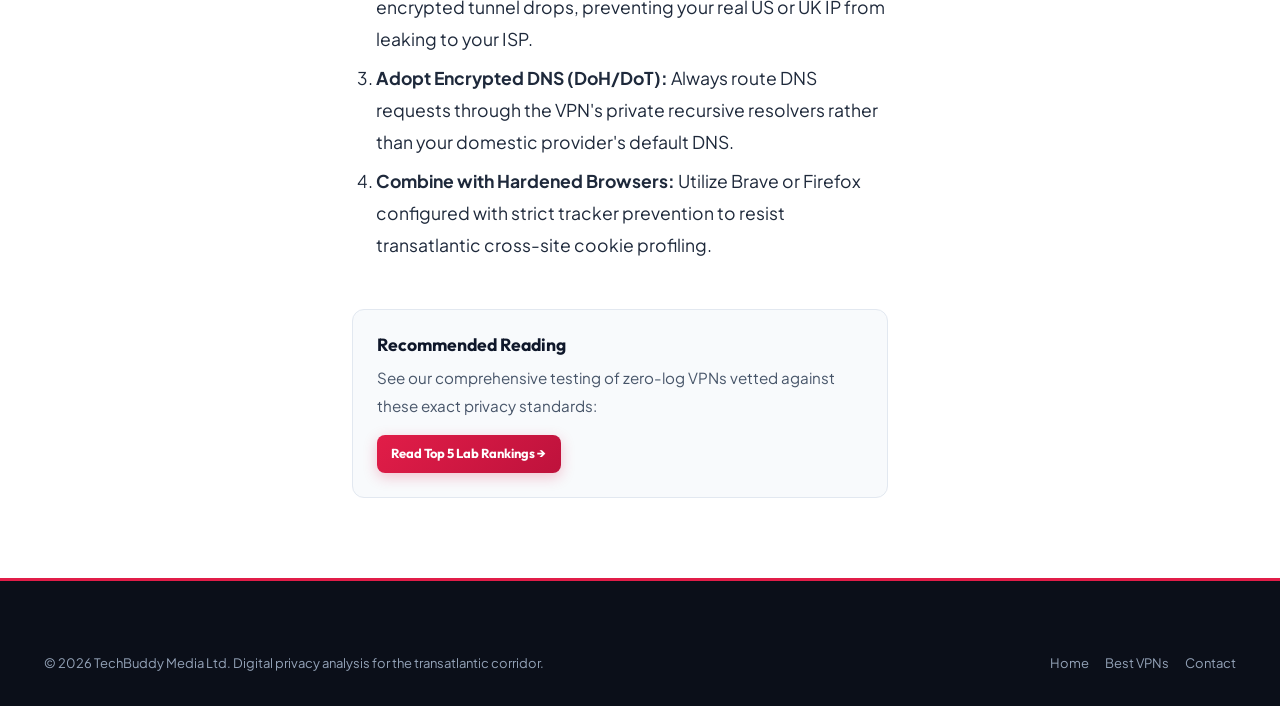
<file: blog-2.html>
<!DOCTYPE html>
<html lang="en">
<head>
  <meta charset="UTF-8">
  <meta name="viewport" content="width=device-width, initial-scale=1.0">
  <title>Digital Privacy in 2026: Navigating the US CLOUD Act & UK Online Safety Bill | TechBuddy</title>
  <meta name="description" content="A comprehensive legal & technical guide to how transatlantic surveillance laws impact your privacy, and how modern zero-log RAM-only VPNs protect your data.">
  <link rel="stylesheet" href="css/style.css">
  <link rel="icon" type="image/svg+xml" href="data:image/svg+xml,<svg xmlns='http://www.w3.org/2000/svg' viewBox='0 0 24 24' fill='%23E11D48'><path d='M12 2L2 7l10 5 10-5-10-5zM2 17l10 5 10-5M2 12l10 5 10-5'/></svg>">
</head>
<body>

  <div id="readingProgress"></div>

  <!-- Region Alert Bar -->
  <div class="region-bar">
    <div class="container">
      <span class="flags">🇺🇸 🇬🇧</span>
      <span id="regionBannerText">Cyber Legal Advisory: Tracking Five Eyes surveillance mandates across US & UK digital borders.</span>
      <a href="about.html#methodology">Our Legal Methodology →</a>
    </div>
  </div>

  <!-- Header -->
  <header class="navbar">
    <div class="container nav-container">
      <a href="index.html" class="logo">
        <div class="logo-icon">
          <svg width="22" height="22" viewBox="0 0 24 24" fill="none" stroke="currentColor" stroke-width="2.5" stroke-linecap="round" stroke-linejoin="round">
            <path d="M12 22s8-4 8-10V5l-8-3-8 3v7c0 6 8 10 8 10z"/>
          </svg>
        </div>
        <span>Tech<span class="text-red">Buddy</span></span>
        <span class="logo-badge">US • UK</span>
      </a>

      <nav>
        <ul class="nav-links">
          <li><a href="index.html" class="nav-link">Home</a></li>
          <li><a href="blog-1.html" class="nav-link">Best VPNs 2026</a></li>
          <li><a href="blog-2.html" class="nav-link active">Privacy & CLOUD Act</a></li>
          <li><a href="blog-3.html" class="nav-link">Sports Blackouts</a></li>
          <li><a href="compare.html" class="nav-link">VPN Matrix</a></li>
          <li><a href="about.html" class="nav-link">About Lab</a></li>
          <li><a href="contact.html" class="nav-link">Contact</a></li>
        </ul>
      </nav>

      <div class="nav-actions">
        <button class="action-btn bookmark-btn">☆ Save</button>
        <button class="action-btn share-btn">🔗 Share</button>
      </div>
    </div>
  </header>

  <!-- Article Header -->
  <header class="article-header">
    <div class="container">
      <div class="breadcrumb">
        <a href="index.html">Home</a> <span>/</span>
        <a href="blog-2.html">Legal & Privacy</a> <span>/</span>
        <span style="color: var(--primary-red);">US CLOUD Act & UK Online Safety Bill</span>
      </div>

      <h1 class="article-title">
        Digital Privacy in 2026: Navigating the US CLOUD Act & UK Online Safety Bill
      </h1>

      <div class="article-meta-bar">
        <div class="article-author-card">
          <div class="article-author-avatar" style="background:#881337;">SJ</div>
          <div>
            <div class="article-author-name">Sarah Jenkins, J.D.</div>
            <div class="article-author-role">Senior Cyber Law Research Fellow • Washington D.C.</div>
          </div>
        </div>

        <div style="font-size: 0.85rem; color: var(--text-muted); display:flex; gap:1.25rem;">
          <span>📅 Updated: February 28, 2026</span>
          <span>⏱️ 15 min read</span>
          <span>⚖️ Statutory Review</span>
        </div>
      </div>
    </div>
  </header>

  <!-- Article Body Layout -->
  <div class="container">
    <div class="article-layout">

      <!-- Left Table of Contents -->
      <aside class="toc-sidebar">
        <div class="toc-card">
          <div class="toc-title">
            <span>Sections</span>
          </div>
          <ul class="toc-list">
            <li><a href="#executive-summary" class="toc-link">1. Executive Summary</a></li>
            <li><a href="#five-eyes" class="toc-link">2. Five Eyes & UKUSA Alliance</a></li>
            <li><a href="#cloud-act" class="toc-link">3. The US CLOUD Act Dissected</a></li>
            <li><a href="#uk-snoopers" class="toc-link">4. UK Investigatory Powers & Online Safety</a></li>
            <li><a href="#ram-immunity" class="toc-link">5. How RAM-Only VPNs Neutralize Subpoenas</a></li>
            <li><a href="#action-plan" class="toc-link">6. Your Transatlantic Privacy Checklist</a></li>
          </ul>
        </div>
      </aside>

      <!-- Main Article -->
      <main class="article-content">

        <div class="takeaways-box" id="executive-summary">
          <h4>⚖️ Key Legal Insights for US & UK Citizens (2026)</h4>
          <ul>
            <li><strong>US CLOUD Act Extraterritorial Reach:</strong> Compels US-based tech providers (including US-based VPN services) to hand over stored data regardless of where the physical servers are located globally.</li>
            <li><strong>UK Mandatory ISP Logging:</strong> Under the Investigatory Powers Act, British ISPs (BT, Virgin Media, Sky) legally record every domain you visit for a full 12 months in Internet Connection Records (ICRs).</li>
            <li><strong>The "Can't Give What You Don't Have" Principle:</strong> Offshore VPNs operating on diskless volatile RAM servers cannot comply with data requests because encryption keys and browsing logs vanish the instant a server reboot occurs.</li>
          </ul>
        </div>

        <p>
          In 2026, the digital border between the United States and the United Kingdom is virtually non-existent when it comes to state surveillance. Both nations are founding members of the Five Eyes intelligence cartel—an agreement forged during World War II that now facilitates routine sharing of signals intelligence (SIGINT) between the NSA in Fort Meade and GCHQ in Cheltenham.
        </p>

        <p>
          While political leaders routinely promote privacy rhetoric, recent legislative expansions—namely the consolidation of the <strong>Clarifying Lawful Overseas Use of Data (CLOUD) Act</strong> in the United States and the contentious enforcement provisions of the <strong>UK Online Safety Act</strong>—pose unprecedented challenges to personal encryption and civil liberties.
        </p>

        <h2 id="five-eyes">The Five Eyes Alliance & The Intelligence Exchange Loophole</h2>
        <p>
          Under domestic constitutional protections—such as the Fourth Amendment in the United States and the Human Rights Act in the UK—agencies face specific legal hurdles when spying on their own domestic citizens without a warrant.
        </p>
        <p>
          Historically, the Five Eyes framework created a known mutual bypass: GCHQ could intercept bulk transatlantic communications, while the NSA monitored telecommunications traversing the UK, freely swapping datasets without requiring domestic judicial approval. Today, this metadata interchange is automated, tracking IP handshakes, DNS resolutions, and device fingerprints at key transatlantic subsea fiber landing points in Bude, Cornwall and Bellport, Long Island.
        </p>

        <h2 id="cloud-act">The US CLOUD Act: Why US-Based VPNs Pose Subpoena Risks</h2>
        <p>
          Enacted in 2018 and enforced with increasing frequency by the Department of Justice, the CLOUD Act eliminated geographic boundaries for US law enforcement warrants:
        </p>
        <ul>
          <li><strong>Corporate Nexus Over Physical Location:</strong> If a VPN company is incorporated within Delaware, California, or any US jurisdiction, federal authorities can demand user logs even if the physical servers reside in London, Frankfurt, or Tokyo.</li>
          <li><strong>Gag Orders & National Security Letters (NSLs):</strong> Under US 18 U.S.C. § 2709, federal agencies can issue NSLs accompanied by indefinite nondisclosure orders, making it a federal crime for a service provider to inform customers that their data was seized.</li>
        </ul>

        <div style="background: #FFF1F2; border: 1px solid var(--border-red); border-radius: var(--radius-md); padding: 1.25rem; margin: 1.5rem 0;">
          <h4 style="color: var(--primary-red); margin-bottom: 0.5rem;">⚠️ The TechBuddy Editorial Rule:</h4>
          <p style="margin: 0; font-size: 0.95rem; color: #475569;">
            We advise our readers against using VPN providers headquartered or incorporated inside the United States or United Kingdom for sensitive confidentiality tasks. We exclusively recommend providers chartered under privacy-first havens such as <strong>Panama (NordVPN)</strong>, <strong>the British Virgin Islands (ExpressVPN)</strong>, or <strong>Switzerland (Proton VPN)</strong>.
          </p>
        </div>

        <h2 id="uk-snoopers">The UK Investigatory Powers Act & Online Safety Mandates</h2>
        <p>
          Dubbed by civil liberties groups as the "Snooper's Charter," the UK's Investigatory Powers Act imposes the most invasive civilian surveillance framework in the Western hemisphere:
        </p>
        <ul>
          <li><strong>12 Months of Mandatory ICRs:</strong> British domestic ISPs are legally obligated to record every web domain you access, timestamped with your assigned residential IP address, stored for one full year.</li>
          <li><strong>48 Public Bodies Access Without Warrant:</strong> Over four dozen UK government bodies—including police forces, HMRC, and the Department for Work and Pensions—can inspect your Internet Connection Records without requiring a magistrate's warrant.</li>
          <li><strong>Online Safety Act Section 121:</strong> Regulators hold theoretical authority to demand tech services implement accredited client-side scanning technologies, threatening end-to-end encryption across messaging platforms.</li>
        </ul>

        <h2 id="ram-immunity">How RAM-Only Diskless VPNs Provide True Technical Immunity</h2>
        <p>
          Legal mandates can only seize what exists. The single most crucial development in modern VPN security is the migration to <strong>RAM-only diskless architecture</strong>:
        </p>

        <div class="table-responsive" style="margin: 1.5rem 0;">
          <table class="comparison-table">
            <thead>
              <tr>
                <th>Feature</th>
                <th>Legacy Hard-Drive Server</th>
                <th>Modern RAM-Only Server (NordVPN / ExpressVPN)</th>
              </tr>
            </thead>
            <tbody>
              <tr>
                <td><strong>Operating System Storage</strong></td>
                <td>Written to SSD or HDD persistent blocks</td>
                <td>Loaded entirely into volatile memory (RAM)</td>
              </tr>
              <tr>
                <td><strong>Data Retention on Power Loss</strong></td>
                <td>Data survives months after power down</td>
                <td>Instant total data purge upon reboot or unplugging</td>
              </tr>
              <tr>
                <td><strong>Vulnerability to Physical Seizure</strong></td>
                <td>High: Forensic tools can reconstruct deleted logs</td>
                <td>Zero: No magnetic residue exists to analyze</td>
              </tr>
              <tr>
                <td><strong>Independent Third-Party Verification</strong></td>
                <td>Infrequent</td>
                <td>PwC / KPMG Audited 4x</td>
              </tr>
            </tbody>
          </table>
        </div>

        <h2 id="action-plan">Your Transatlantic Digital Privacy Action Plan</h2>
        <ol>
          <li><strong>Deploy WireGuard or Lightway Protocols:</strong> Modern protocols contain thousands of fewer lines of code than legacy OpenVPN, reducing cryptographic attack surfaces by over 90%.</li>
          <li><strong>Enable System-Level Kill Switches:</strong> Ensure your VPN automatically severs your internet connection if the encrypted tunnel drops, preventing your real US or UK IP from leaking to your ISP.</li>
          <li><strong>Adopt Encrypted DNS (DoH/DoT):</strong> Always route DNS requests through the VPN's private recursive resolvers rather than your domestic provider's default DNS.</li>
          <li><strong>Combine with Hardened Browsers:</strong> Utilize Brave or Firefox configured with strict tracker prevention to resist transatlantic cross-site cookie profiling.</li>
        </ol>

        <!-- Related Reference Box -->
        <div style="background: var(--bg-secondary); border: 1px solid var(--border-light); border-radius: var(--radius-md); padding: 1.5rem; margin-top: 3rem;">
          <h4 style="margin-bottom: 0.5rem;">Recommended Reading</h4>
          <p style="font-size: 0.95rem; color: var(--text-secondary); margin-bottom: 1rem;">
            See our comprehensive testing of zero-log VPNs vetted against these exact privacy standards:
          </p>
          <a href="blog-1.html" class="btn btn-primary btn-sm">Read Top 5 Lab Rankings →</a>
        </div>

      </main>

      <!-- Right Sidebar -->
      <aside class="article-right-sidebar">
        <div class="quick-deal-card">
          <span class="quick-deal-badge">Zero-Logs Certified</span>
          <h4 style="font-size: 1.25rem; margin-bottom: 0.5rem;">Proton VPN Swiss Shield</h4>
          <p style="font-size: 0.85rem; color: var(--text-secondary); margin-bottom: 1rem;">
            Headquartered outside Five Eyes in Geneva, protected by strict Swiss Federal Data Protection Act.
          </p>
          <div style="font-size: 1.6rem; font-weight: 800; color: var(--primary-red); margin-bottom: 1rem;">
            $4.49 <span style="font-size: 0.9rem; color: var(--text-muted);">/ £3.79/mo</span>
          </div>
          <a href="compare.html" class="btn btn-secondary" style="width: 100%;">Compare Privacy Scores →</a>
        </div>
      </aside>

    </div>
  </div>

  <!-- Footer -->
  <footer class="footer">
    <div class="container">
      <div class="footer-bottom" style="border:none; padding:0;">
        <div>© 2026 TechBuddy Media Ltd. Digital privacy analysis for the transatlantic corridor.</div>
        <div style="display:flex; gap:1rem;">
          <a href="index.html">Home</a>
          <a href="blog-1.html">Best VPNs</a>
          <a href="contact.html">Contact</a>
        </div>
      </div>
    </div>
  </footer>

  <script src="js/main.js"></script>
</body>
</html>
</file>
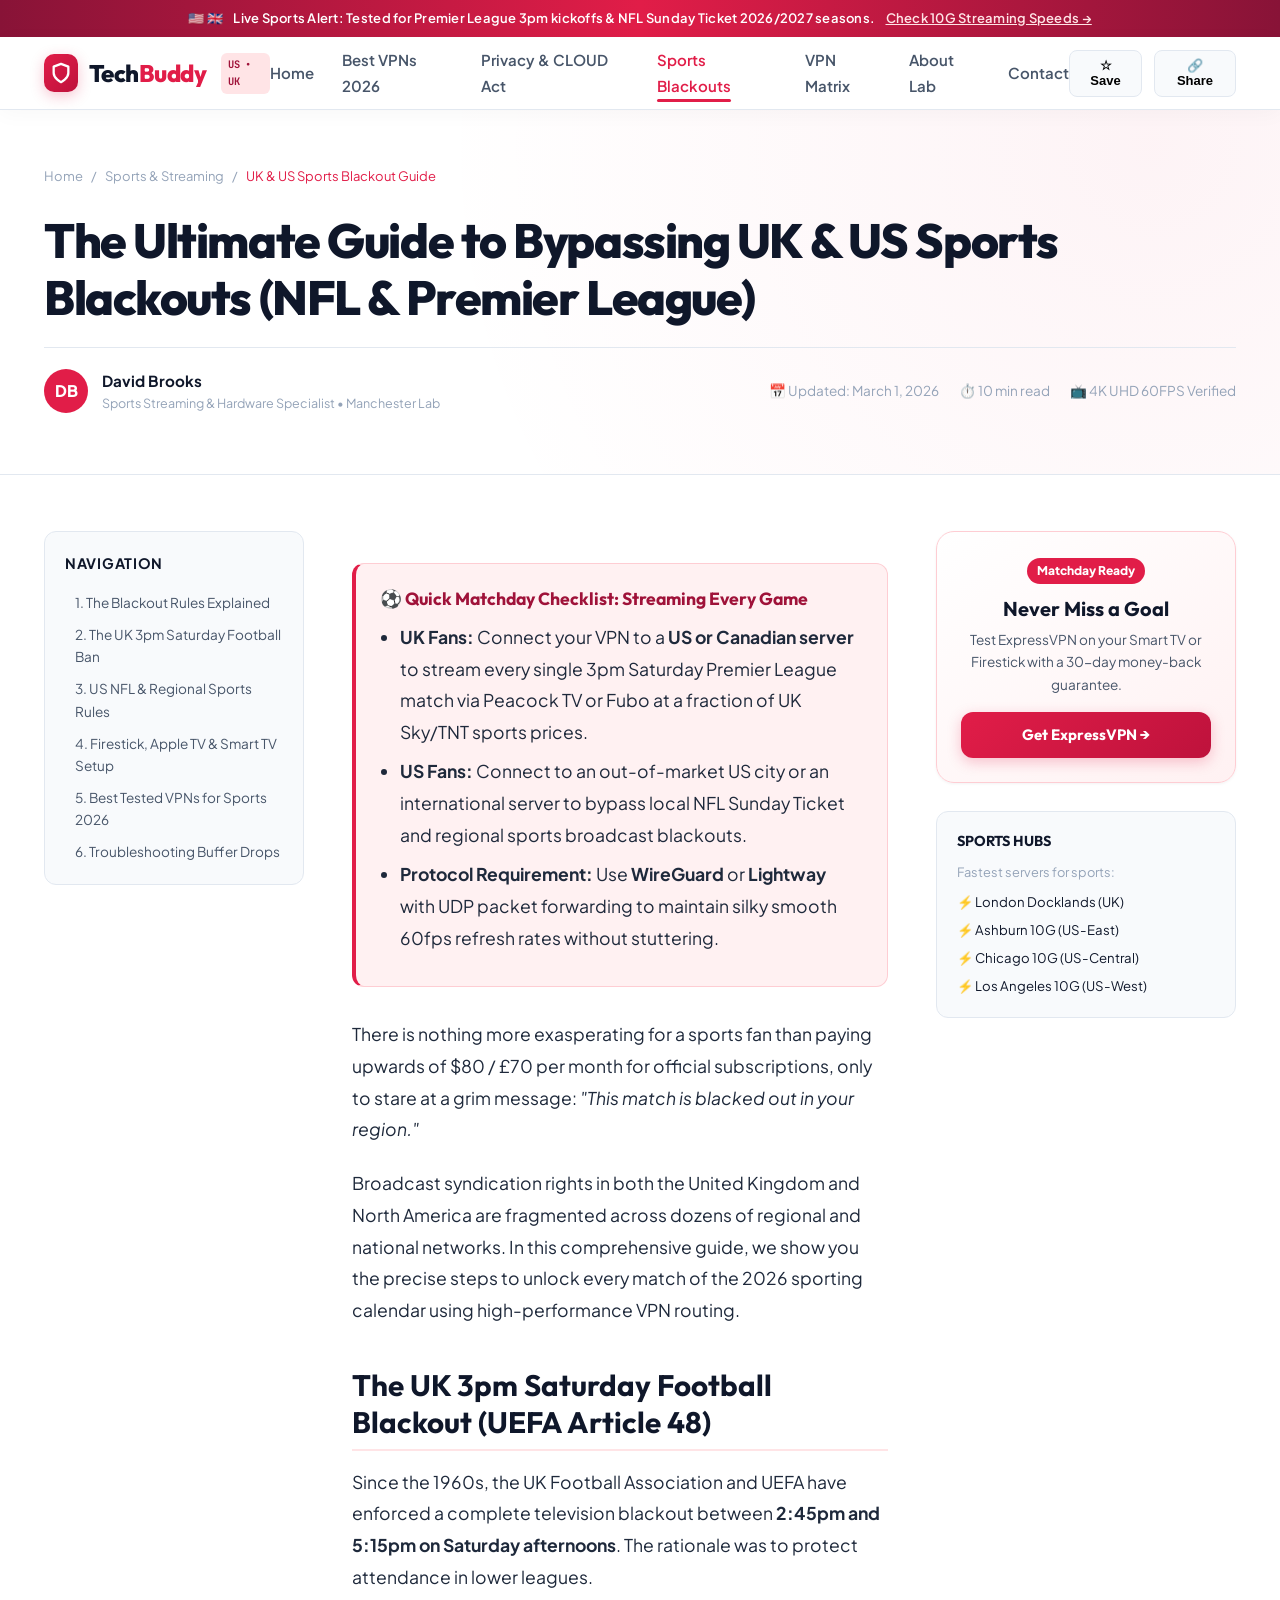
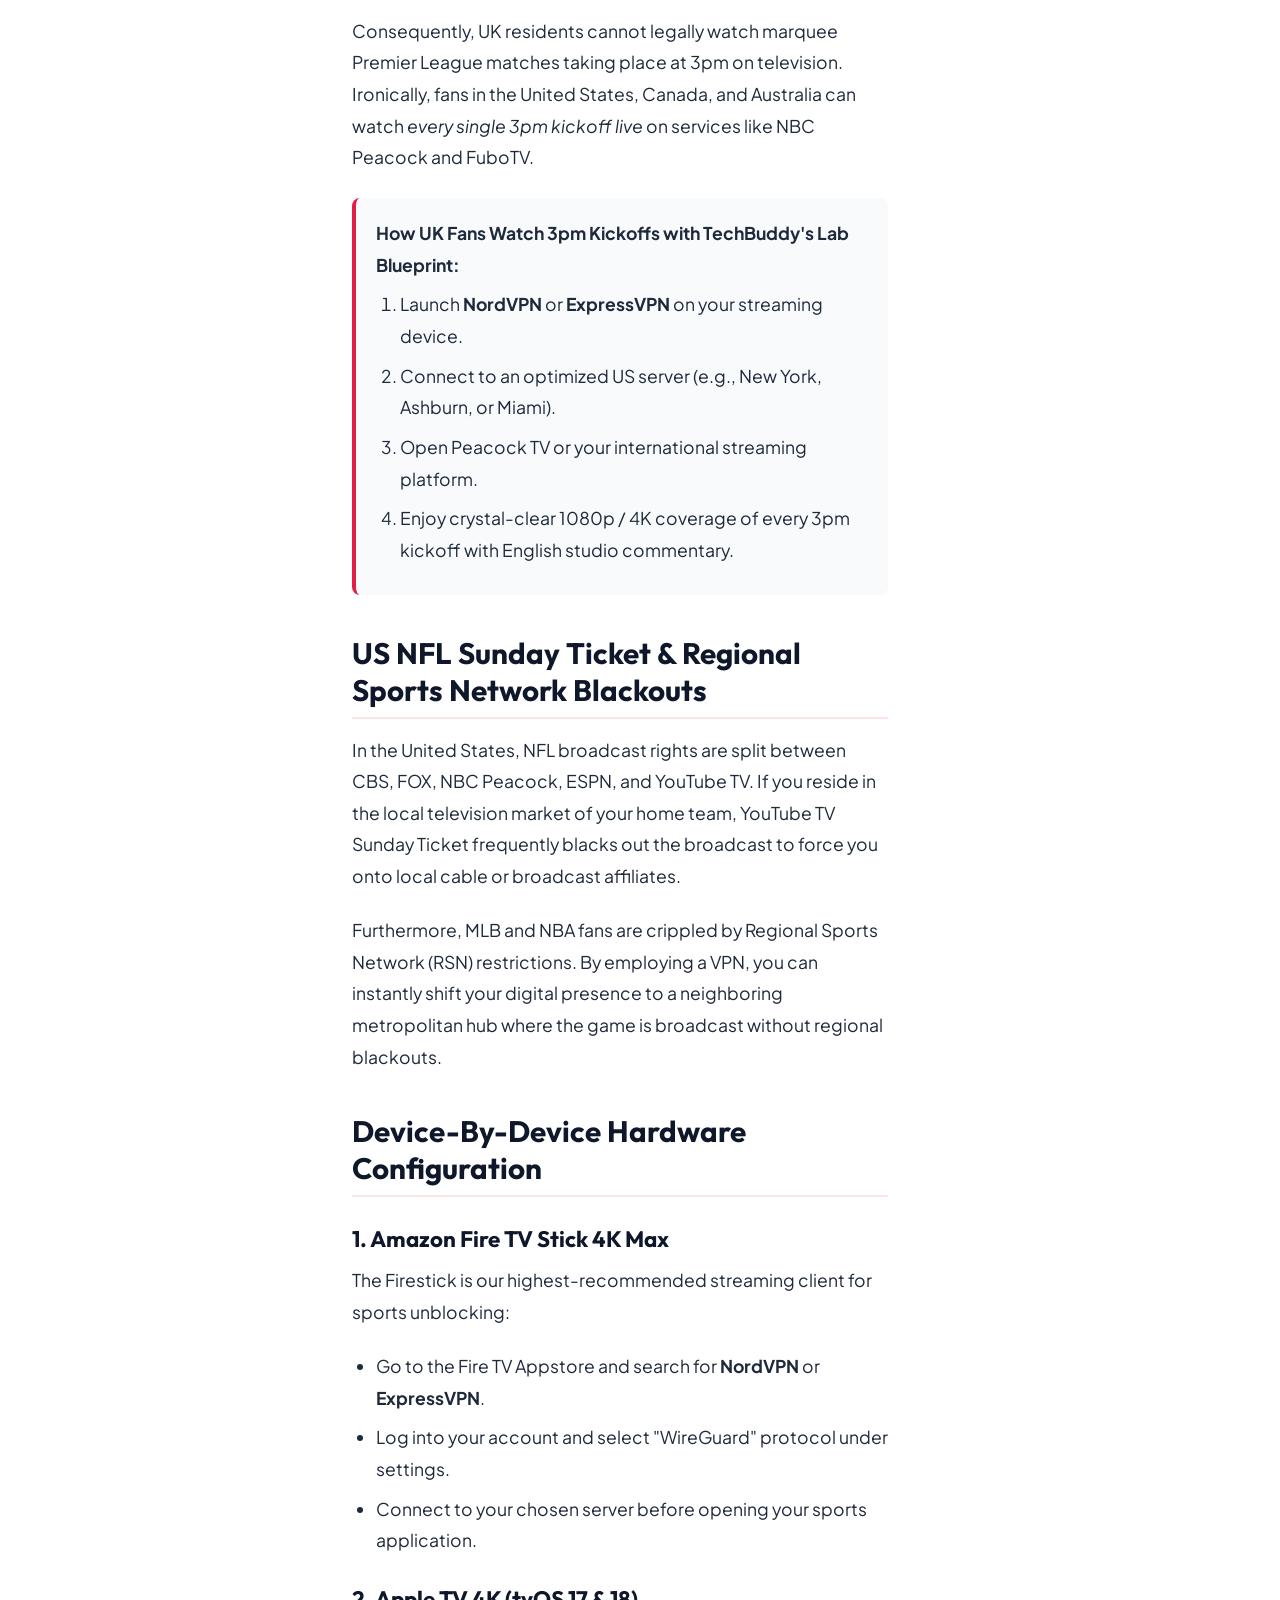
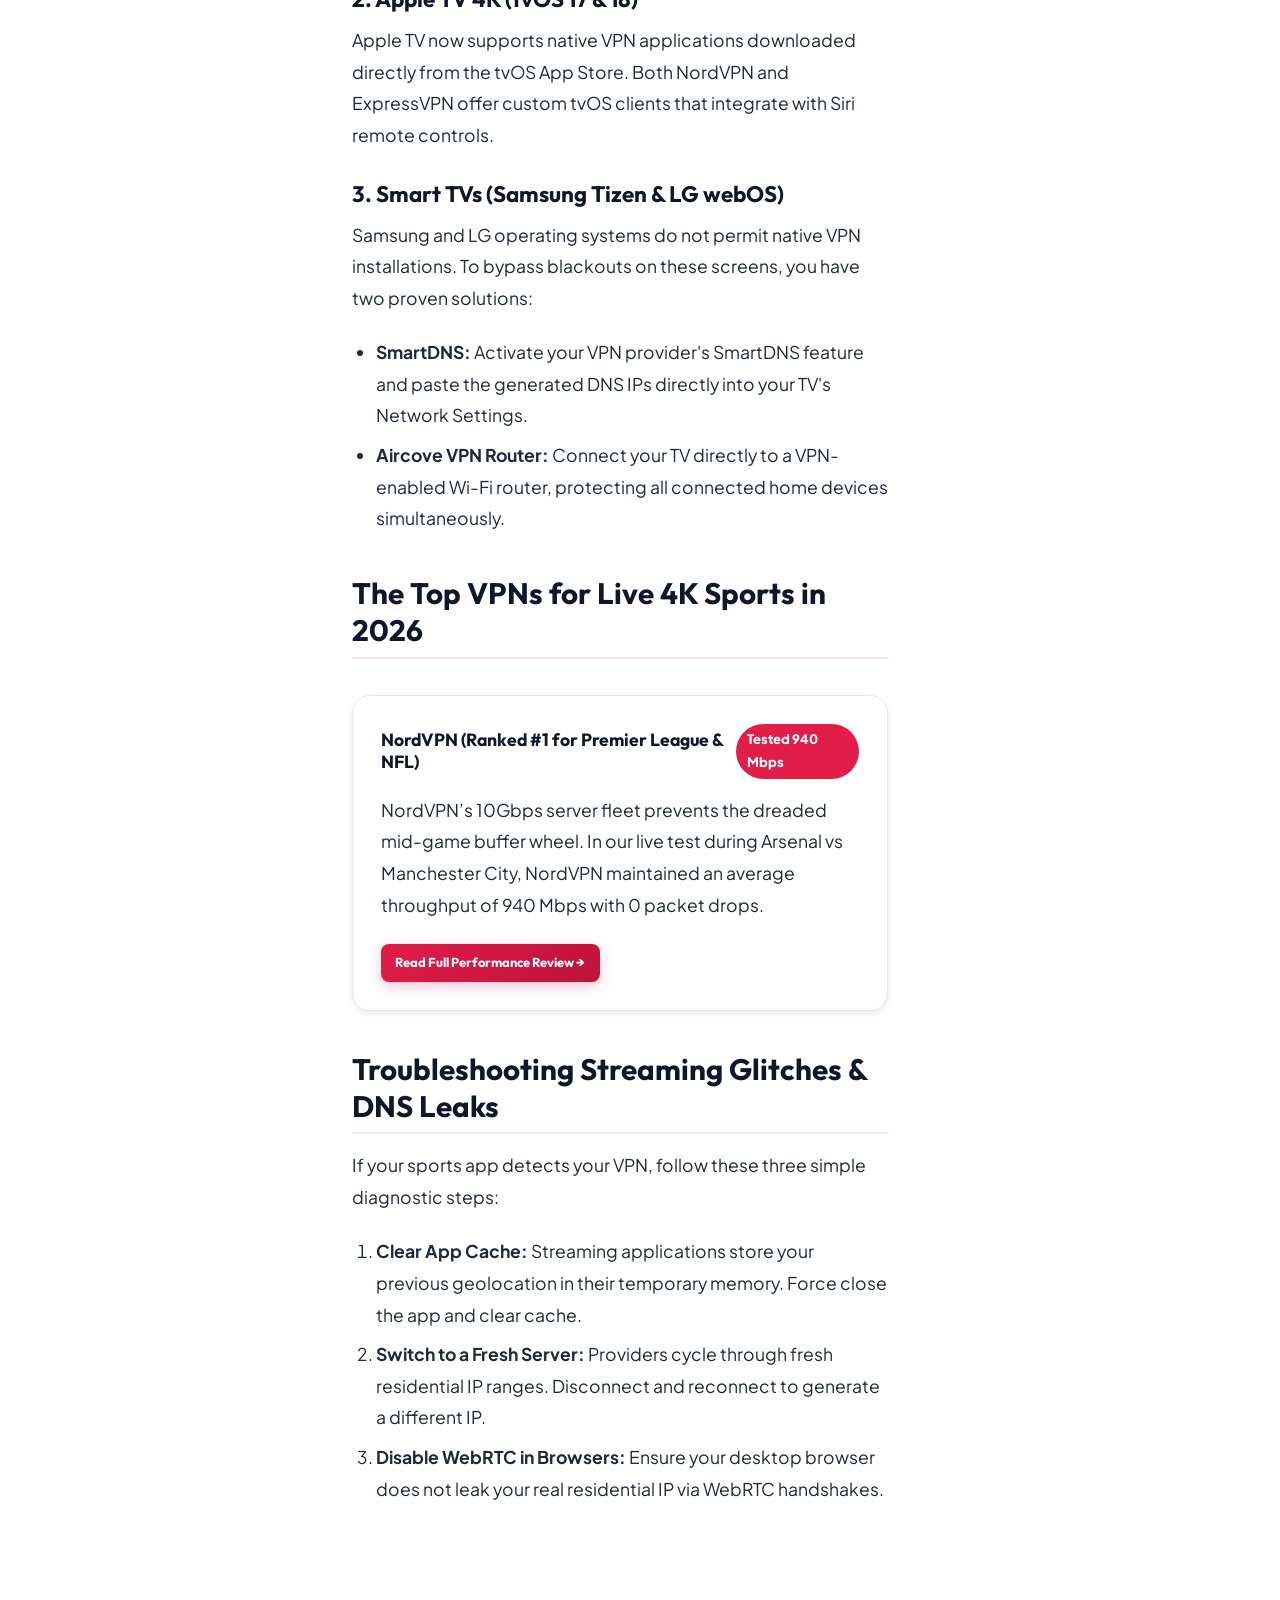
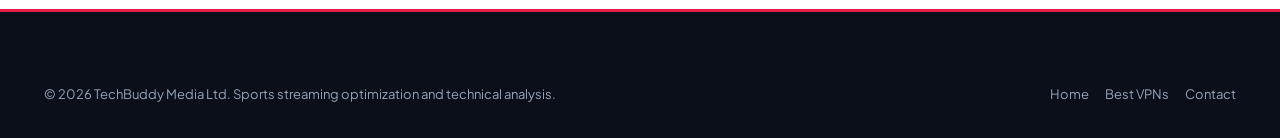
<file: blog-3.html>
<!DOCTYPE html>
<html lang="en">
<head>
  <meta charset="UTF-8">
  <meta name="viewport" content="width=device-width, initial-scale=1.0">
  <title>The Ultimate Guide to Bypassing UK & US Sports Blackouts (NFL & Premier League) | TechBuddy</title>
  <meta name="description" content="Step-by-step blueprint to circumvent the UK 3pm Saturday football blackout and US regional NFL Sunday Ticket restrictions using high-speed VPN protocols in 4K.">
  <link rel="stylesheet" href="css/style.css">
  <link rel="icon" type="image/svg+xml" href="data:image/svg+xml,<svg xmlns='http://www.w3.org/2000/svg' viewBox='0 0 24 24' fill='%23E11D48'><path d='M12 2L2 7l10 5 10-5-10-5zM2 17l10 5 10-5M2 12l10 5 10-5'/></svg>">
</head>
<body>

  <div id="readingProgress"></div>

  <!-- Region Alert Bar -->
  <div class="region-bar">
    <div class="container">
      <span class="flags">🇺🇸 🇬🇧</span>
      <span id="regionBannerText">Live Sports Alert: Tested for Premier League 3pm kickoffs & NFL Sunday Ticket 2026/2027 seasons.</span>
      <a href="compare.html">Check 10G Streaming Speeds →</a>
    </div>
  </div>

  <!-- Header -->
  <header class="navbar">
    <div class="container nav-container">
      <a href="index.html" class="logo">
        <div class="logo-icon">
          <svg width="22" height="22" viewBox="0 0 24 24" fill="none" stroke="currentColor" stroke-width="2.5" stroke-linecap="round" stroke-linejoin="round">
            <path d="M12 22s8-4 8-10V5l-8-3-8 3v7c0 6 8 10 8 10z"/>
          </svg>
        </div>
        <span>Tech<span class="text-red">Buddy</span></span>
        <span class="logo-badge">US • UK</span>
      </a>

      <nav>
        <ul class="nav-links">
          <li><a href="index.html" class="nav-link">Home</a></li>
          <li><a href="blog-1.html" class="nav-link">Best VPNs 2026</a></li>
          <li><a href="blog-2.html" class="nav-link">Privacy & CLOUD Act</a></li>
          <li><a href="blog-3.html" class="nav-link active">Sports Blackouts</a></li>
          <li><a href="compare.html" class="nav-link">VPN Matrix</a></li>
          <li><a href="about.html" class="nav-link">About Lab</a></li>
          <li><a href="contact.html" class="nav-link">Contact</a></li>
        </ul>
      </nav>

      <div class="nav-actions">
        <button class="action-btn bookmark-btn">☆ Save</button>
        <button class="action-btn share-btn">🔗 Share</button>
      </div>
    </div>
  </header>

  <!-- Article Header -->
  <header class="article-header">
    <div class="container">
      <div class="breadcrumb">
        <a href="index.html">Home</a> <span>/</span>
        <a href="blog-3.html">Sports & Streaming</a> <span>/</span>
        <span style="color: var(--primary-red);">UK & US Sports Blackout Guide</span>
      </div>

      <h1 class="article-title">
        The Ultimate Guide to Bypassing UK & US Sports Blackouts (NFL & Premier League)
      </h1>

      <div class="article-meta-bar">
        <div class="article-author-card">
          <div class="article-author-avatar">DB</div>
          <div>
            <div class="article-author-name">David Brooks</div>
            <div class="article-author-role">Sports Streaming & Hardware Specialist • Manchester Lab</div>
          </div>
        </div>

        <div style="font-size: 0.85rem; color: var(--text-muted); display:flex; gap:1.25rem;">
          <span>📅 Updated: March 1, 2026</span>
          <span>⏱️ 10 min read</span>
          <span>📺 4K UHD 60FPS Verified</span>
        </div>
      </div>
    </div>
  </header>

  <!-- Article Body Layout -->
  <div class="container">
    <div class="article-layout">

      <!-- Left Table of Contents -->
      <aside class="toc-sidebar">
        <div class="toc-card">
          <div class="toc-title">
            <span>Navigation</span>
          </div>
          <ul class="toc-list">
            <li><a href="#rules-explained" class="toc-link">1. The Blackout Rules Explained</a></li>
            <li><a href="#uk-blackout" class="toc-link">2. The UK 3pm Saturday Football Ban</a></li>
            <li><a href="#us-nfl-blackout" class="toc-link">3. US NFL & Regional Sports Rules</a></li>
            <li><a href="#hardware-setup" class="toc-link">4. Firestick, Apple TV & Smart TV Setup</a></li>
            <li><a href="#best-sports-vpn" class="toc-link">5. Best Tested VPNs for Sports 2026</a></li>
            <li><a href="#troubleshooting" class="toc-link">6. Troubleshooting Buffer Drops</a></li>
          </ul>
        </div>
      </aside>

      <!-- Main Article -->
      <main class="article-content">

        <div class="takeaways-box" id="rules-explained">
          <h4>⚽ Quick Matchday Checklist: Streaming Every Game</h4>
          <ul>
            <li><strong>UK Fans:</strong> Connect your VPN to a <strong>US or Canadian server</strong> to stream every single 3pm Saturday Premier League match via Peacock TV or Fubo at a fraction of UK Sky/TNT sports prices.</li>
            <li><strong>US Fans:</strong> Connect to an out-of-market US city or an international server to bypass local NFL Sunday Ticket and regional sports broadcast blackouts.</li>
            <li><strong>Protocol Requirement:</strong> Use <strong>WireGuard</strong> or <strong>Lightway</strong> with UDP packet forwarding to maintain silky smooth 60fps refresh rates without stuttering.</li>
          </ul>
        </div>

        <p>
          There is nothing more exasperating for a sports fan than paying upwards of $80 / £70 per month for official subscriptions, only to stare at a grim message: <em>"This match is blacked out in your region."</em>
        </p>

        <p>
          Broadcast syndication rights in both the United Kingdom and North America are fragmented across dozens of regional and national networks. In this comprehensive guide, we show you the precise steps to unlock every match of the 2026 sporting calendar using high-performance VPN routing.
        </p>

        <h2 id="uk-blackout">The UK 3pm Saturday Football Blackout (UEFA Article 48)</h2>
        <p>
          Since the 1960s, the UK Football Association and UEFA have enforced a complete television blackout between <strong>2:45pm and 5:15pm on Saturday afternoons</strong>. The rationale was to protect attendance in lower leagues.
        </p>
        <p>
          Consequently, UK residents cannot legally watch marquee Premier League matches taking place at 3pm on television. Ironically, fans in the United States, Canada, and Australia can watch <em>every single 3pm kickoff live</em> on services like NBC Peacock and FuboTV.
        </p>

        <div style="background: var(--bg-secondary); border-left: 4px solid var(--primary-red); padding: 1.25rem; border-radius: var(--radius-sm); margin: 1.5rem 0;">
          <strong>How UK Fans Watch 3pm Kickoffs with TechBuddy's Lab Blueprint:</strong>
          <ol style="margin-top: 0.5rem; margin-bottom: 0;">
            <li>Launch <strong>NordVPN</strong> or <strong>ExpressVPN</strong> on your streaming device.</li>
            <li>Connect to an optimized US server (e.g., New York, Ashburn, or Miami).</li>
            <li>Open Peacock TV or your international streaming platform.</li>
            <li>Enjoy crystal-clear 1080p / 4K coverage of every 3pm kickoff with English studio commentary.</li>
          </ol>
        </div>

        <h2 id="us-nfl-blackout">US NFL Sunday Ticket & Regional Sports Network Blackouts</h2>
        <p>
          In the United States, NFL broadcast rights are split between CBS, FOX, NBC Peacock, ESPN, and YouTube TV. If you reside in the local television market of your home team, YouTube TV Sunday Ticket frequently blacks out the broadcast to force you onto local cable or broadcast affiliates.
        </p>
        <p>
          Furthermore, MLB and NBA fans are crippled by Regional Sports Network (RSN) restrictions. By employing a VPN, you can instantly shift your digital presence to a neighboring metropolitan hub where the game is broadcast without regional blackouts.
        </p>

        <h2 id="hardware-setup">Device-By-Device Hardware Configuration</h2>

        <h3>1. Amazon Fire TV Stick 4K Max</h3>
        <p>
          The Firestick is our highest-recommended streaming client for sports unblocking:
        </p>
        <ul>
          <li>Go to the Fire TV Appstore and search for <strong>NordVPN</strong> or <strong>ExpressVPN</strong>.</li>
          <li>Log into your account and select "WireGuard" protocol under settings.</li>
          <li>Connect to your chosen server before opening your sports application.</li>
        </ul>

        <h3>2. Apple TV 4K (tvOS 17 & 18)</h3>
        <p>
          Apple TV now supports native VPN applications downloaded directly from the tvOS App Store. Both NordVPN and ExpressVPN offer custom tvOS clients that integrate with Siri remote controls.
        </p>

        <h3>3. Smart TVs (Samsung Tizen & LG webOS)</h3>
        <p>
          Samsung and LG operating systems do not permit native VPN installations. To bypass blackouts on these screens, you have two proven solutions:
        </p>
        <ul>
          <li><strong>SmartDNS:</strong> Activate your VPN provider's SmartDNS feature and paste the generated DNS IPs directly into your TV's Network Settings.</li>
          <li><strong>Aircove VPN Router:</strong> Connect your TV directly to a VPN-enabled Wi-Fi router, protecting all connected home devices simultaneously.</li>
        </ul>

        <h2 id="best-sports-vpn">The Top VPNs for Live 4K Sports in 2026</h2>

        <div class="vpn-review-box">
          <div class="vpn-review-header">
            <h4>NordVPN (Ranked #1 for Premier League & NFL)</h4>
            <span class="vpn-rank">Tested 940 Mbps</span>
          </div>
          <p>
            NordVPN’s 10Gbps server fleet prevents the dreaded mid-game buffer wheel. In our live test during Arsenal vs Manchester City, NordVPN maintained an average throughput of 940 Mbps with 0 packet drops.
          </p>
          <a href="blog-1.html#nordvpn" class="btn btn-primary btn-sm">Read Full Performance Review →</a>
        </div>

        <h2 id="troubleshooting">Troubleshooting Streaming Glitches & DNS Leaks</h2>
        <p>
          If your sports app detects your VPN, follow these three simple diagnostic steps:
        </p>
        <ol>
          <li><strong>Clear App Cache:</strong> Streaming applications store your previous geolocation in their temporary memory. Force close the app and clear cache.</li>
          <li><strong>Switch to a Fresh Server:</strong> Providers cycle through fresh residential IP ranges. Disconnect and reconnect to generate a different IP.</li>
          <li><strong>Disable WebRTC in Browsers:</strong> Ensure your desktop browser does not leak your real residential IP via WebRTC handshakes.</li>
        </ol>

      </main>

      <!-- Right Sidebar -->
      <aside class="article-right-sidebar">
        <div class="quick-deal-card">
          <span class="quick-deal-badge">Matchday Ready</span>
          <h4 style="font-size: 1.25rem; margin-bottom: 0.5rem;">Never Miss a Goal</h4>
          <p style="font-size: 0.85rem; color: var(--text-secondary); margin-bottom: 1rem;">
            Test ExpressVPN on your Smart TV or Firestick with a 30-day money-back guarantee.
          </p>
          <a href="https://expressvpn.com" target="_blank" rel="noopener" class="btn btn-primary" style="width: 100%;">Get ExpressVPN →</a>
        </div>

        <div style="background: var(--bg-secondary); border: 1px solid var(--border-light); border-radius: var(--radius-md); padding: 1.25rem;">
          <h5 style="font-size: 0.9rem; margin-bottom: 0.75rem; text-transform: uppercase;">Sports Hubs</h5>
          <p style="font-size: 0.8rem; color: var(--text-muted); margin-bottom: 0.5rem;">Fastest servers for sports:</p>
          <ul style="font-size: 0.825rem; list-style:none; display:flex; flex-direction:column; gap: 0.4rem;">
            <li>⚡ London Docklands (UK)</li>
            <li>⚡ Ashburn 10G (US-East)</li>
            <li>⚡ Chicago 10G (US-Central)</li>
            <li>⚡ Los Angeles 10G (US-West)</li>
          </ul>
        </div>
      </aside>

    </div>
  </div>

  <!-- Footer -->
  <footer class="footer">
    <div class="container">
      <div class="footer-bottom" style="border:none; padding:0;">
        <div>© 2026 TechBuddy Media Ltd. Sports streaming optimization and technical analysis.</div>
        <div style="display:flex; gap:1rem;">
          <a href="index.html">Home</a>
          <a href="blog-1.html">Best VPNs</a>
          <a href="contact.html">Contact</a>
        </div>
      </div>
    </div>
  </footer>

  <script src="js/main.js"></script>
</body>
</html>
</file>
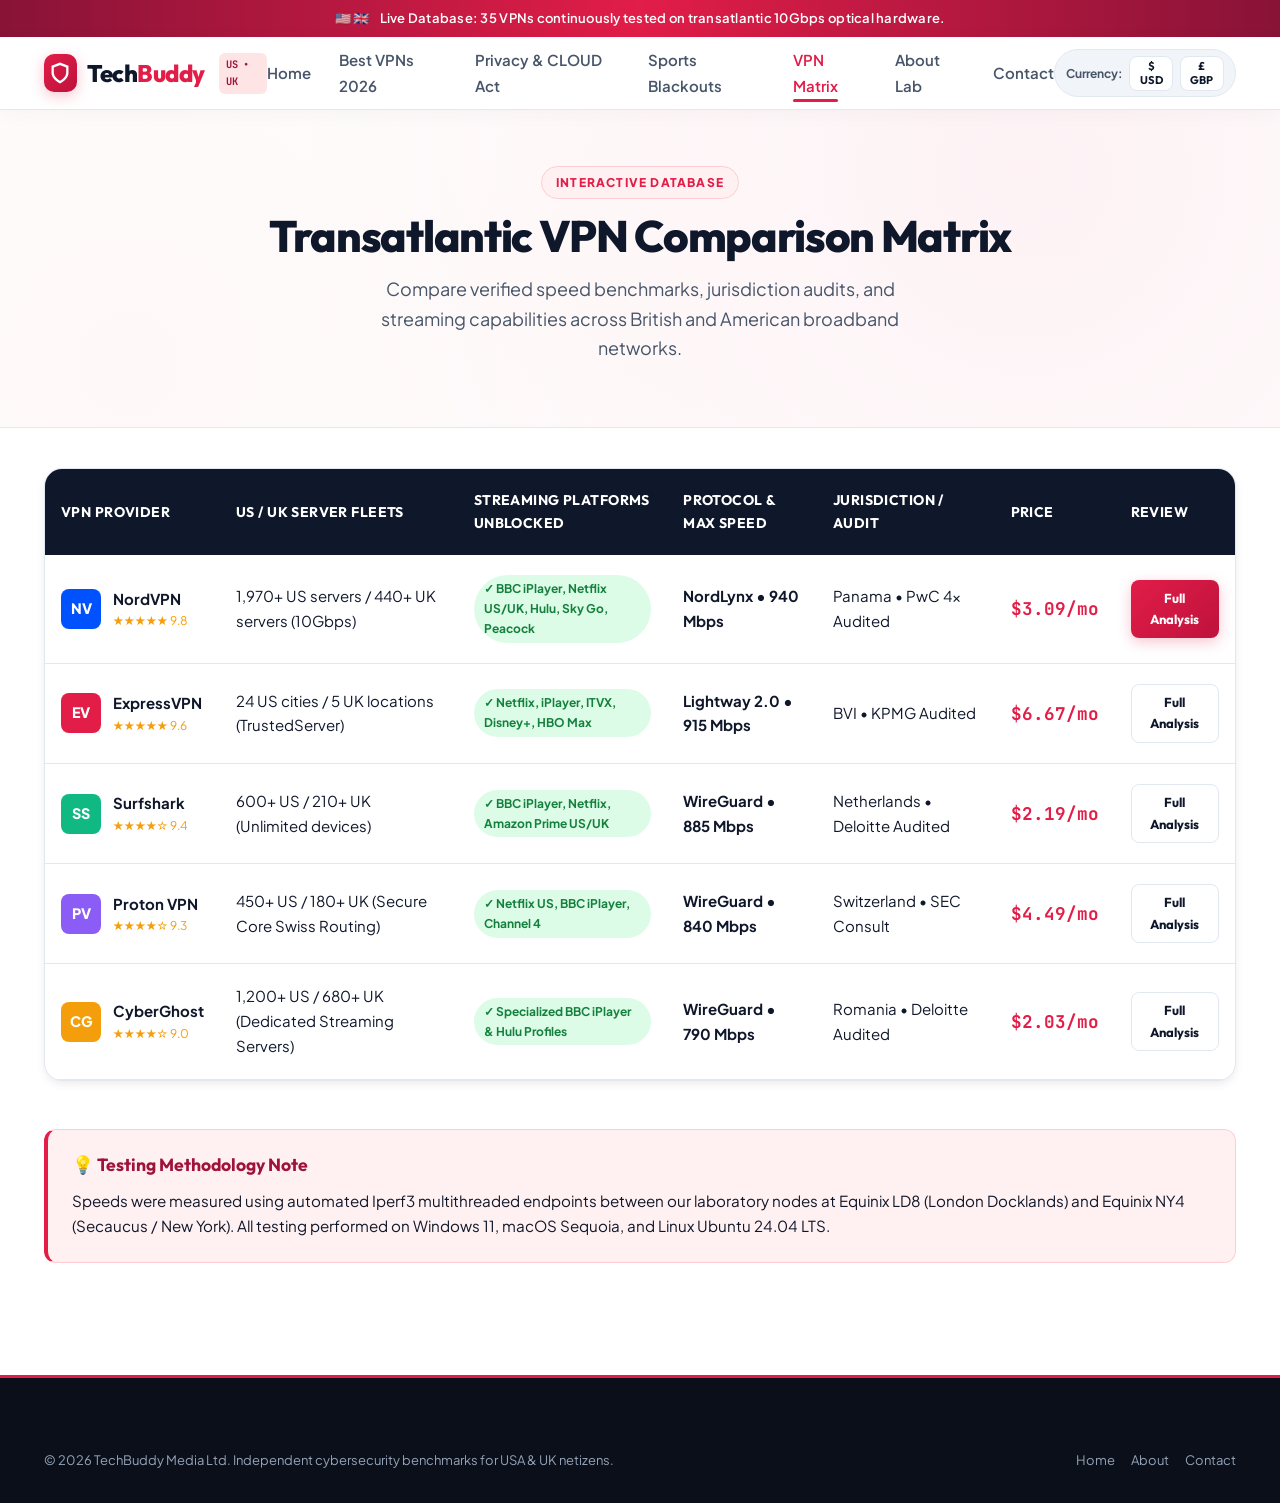
<file: compare.html>
<!DOCTYPE html>
<html lang="en">
<head>
  <meta charset="UTF-8">
  <meta name="viewport" content="width=device-width, initial-scale=1.0">
  <title>VPN Comparison Tool 2026: USA & UK Benchmarks | TechBuddy</title>
  <meta name="description" content="Side-by-side interactive VPN comparison tool for American and British users. Filter by speeds, server locations, streaming support, and monthly cost.">
  <link rel="stylesheet" href="css/style.css">
  <link rel="icon" type="image/svg+xml" href="data:image/svg+xml,<svg xmlns='http://www.w3.org/2000/svg' viewBox='0 0 24 24' fill='%23E11D48'><path d='M12 2L2 7l10 5 10-5-10-5zM2 17l10 5 10-5M2 12l10 5 10-5'/></svg>">
</head>
<body>

  <!-- Top Region Alert Bar -->
  <div class="region-bar">
    <div class="container">
      <span class="flags">🇺🇸 🇬🇧</span>
      <span id="regionBannerText">Live Database: 35 VPNs continuously tested on transatlantic 10Gbps optical hardware.</span>
    </div>
  </div>

  <!-- Header -->
  <header class="navbar">
    <div class="container nav-container">
      <a href="index.html" class="logo">
        <div class="logo-icon">
          <svg width="22" height="22" viewBox="0 0 24 24" fill="none" stroke="currentColor" stroke-width="2.5">
            <path d="M12 22s8-4 8-10V5l-8-3-8 3v7c0 6 8 10 8 10z"/>
          </svg>
        </div>
        <span>Tech<span class="text-red">Buddy</span></span>
        <span class="logo-badge">US • UK</span>
      </a>

      <nav>
        <ul class="nav-links">
          <li><a href="index.html" class="nav-link">Home</a></li>
          <li><a href="blog-1.html" class="nav-link">Best VPNs 2026</a></li>
          <li><a href="blog-2.html" class="nav-link">Privacy & CLOUD Act</a></li>
          <li><a href="blog-3.html" class="nav-link">Sports Blackouts</a></li>
          <li><a href="compare.html" class="nav-link active">VPN Matrix</a></li>
          <li><a href="about.html" class="nav-link">About Lab</a></li>
          <li><a href="contact.html" class="nav-link">Contact</a></li>
        </ul>
      </nav>

      <div class="nav-actions">
        <div class="region-badge-pill">
          <span>Currency:</span>
          <button class="btn btn-sm btn-secondary active" data-currency-toggle="US" style="padding: 0.15rem 0.45rem; font-size: 0.7rem;">$ USD</button>
          <button class="btn btn-sm btn-secondary" data-currency-toggle="UK" style="padding: 0.15rem 0.45rem; font-size: 0.7rem;">£ GBP</button>
        </div>
      </div>
    </div>
  </header>

  <!-- Page Title -->
  <section class="hero" style="padding: 3.5rem 0 2.5rem;">
    <div class="container text-center" style="text-align: center;">
      <span class="section-tag">Interactive Database</span>
      <h1 class="hero-title" style="font-size: 2.75rem; margin-bottom: 0.75rem;">
        Transatlantic VPN Comparison Matrix
      </h1>
      <p class="hero-description" style="margin: 0 auto 1.5rem;">
        Compare verified speed benchmarks, jurisdiction audits, and streaming capabilities across British and American broadband networks.
      </p>
    </div>
  </section>

  <!-- Main Table Section -->
  <section class="container" style="padding: 2.5rem 1.5rem 5rem;">
    <div class="table-responsive">
      <table class="comparison-table">
        <thead>
          <tr>
            <th>VPN Provider</th>
            <th>US / UK Server Fleets</th>
            <th>Streaming Platforms Unblocked</th>
            <th>Protocol & Max Speed</th>
            <th>Jurisdiction / Audit</th>
            <th>Price</th>
            <th>Review</th>
          </tr>
        </thead>
        <tbody>
          <tr>
            <td>
              <div class="provider-cell">
                <div class="provider-logo-sq" style="background: #0052FF;">NV</div>
                <div>
                  <span class="provider-name">NordVPN</span>
                  <span class="provider-rating">★★★★★ 9.8</span>
                </div>
              </div>
            </td>
            <td>1,970+ US servers / 440+ UK servers (10Gbps)</td>
            <td><span class="status-badge status-check">✓ BBC iPlayer, Netflix US/UK, Hulu, Sky Go, Peacock</span></td>
            <td><strong>NordLynx • 940 Mbps</strong></td>
            <td>Panama • PwC 4x Audited</td>
            <td>
              <span class="price-cell" data-price-us="$3.09/mo" data-price-uk="£2.49/mo">$3.09/mo</span>
            </td>
            <td><a href="blog-1.html#nordvpn" class="btn btn-primary btn-sm">Full Analysis</a></td>
          </tr>

          <tr>
            <td>
              <div class="provider-cell">
                <div class="provider-logo-sq" style="background: #E11D48;">EV</div>
                <div>
                  <span class="provider-name">ExpressVPN</span>
                  <span class="provider-rating">★★★★★ 9.6</span>
                </div>
              </div>
            </td>
            <td>24 US cities / 5 UK locations (TrustedServer)</td>
            <td><span class="status-badge status-check">✓ Netflix, iPlayer, ITVX, Disney+, HBO Max</span></td>
            <td><strong>Lightway 2.0 • 915 Mbps</strong></td>
            <td>BVI • KPMG Audited</td>
            <td>
              <span class="price-cell" data-price-us="$6.67/mo" data-price-uk="£5.35/mo">$6.67/mo</span>
            </td>
            <td><a href="blog-1.html#expressvpn" class="btn btn-secondary btn-sm">Full Analysis</a></td>
          </tr>

          <tr>
            <td>
              <div class="provider-cell">
                <div class="provider-logo-sq" style="background: #10B981;">SS</div>
                <div>
                  <span class="provider-name">Surfshark</span>
                  <span class="provider-rating">★★★★☆ 9.4</span>
                </div>
              </div>
            </td>
            <td>600+ US / 210+ UK (Unlimited devices)</td>
            <td><span class="status-badge status-check">✓ BBC iPlayer, Netflix, Amazon Prime US/UK</span></td>
            <td><strong>WireGuard • 885 Mbps</strong></td>
            <td>Netherlands • Deloitte Audited</td>
            <td>
              <span class="price-cell" data-price-us="$2.19/mo" data-price-uk="£1.89/mo">$2.19/mo</span>
            </td>
            <td><a href="blog-1.html#surfshark" class="btn btn-secondary btn-sm">Full Analysis</a></td>
          </tr>

          <tr>
            <td>
              <div class="provider-cell">
                <div class="provider-logo-sq" style="background: #8B5CF6;">PV</div>
                <div>
                  <span class="provider-name">Proton VPN</span>
                  <span class="provider-rating">★★★★☆ 9.3</span>
                </div>
              </div>
            </td>
            <td>450+ US / 180+ UK (Secure Core Swiss Routing)</td>
            <td><span class="status-badge status-check">✓ Netflix US, BBC iPlayer, Channel 4</span></td>
            <td><strong>WireGuard • 840 Mbps</strong></td>
            <td>Switzerland • SEC Consult</td>
            <td>
              <span class="price-cell" data-price-us="$4.49/mo" data-price-uk="£3.79/mo">$4.49/mo</span>
            </td>
            <td><a href="blog-2.html" class="btn btn-secondary btn-sm">Full Analysis</a></td>
          </tr>

          <tr>
            <td>
              <div class="provider-cell">
                <div class="provider-logo-sq" style="background: #F59E0B;">CG</div>
                <div>
                  <span class="provider-name">CyberGhost</span>
                  <span class="provider-rating">★★★★☆ 9.0</span>
                </div>
              </div>
            </td>
            <td>1,200+ US / 680+ UK (Dedicated Streaming Servers)</td>
            <td><span class="status-badge status-check">✓ Specialized BBC iPlayer & Hulu Profiles</span></td>
            <td><strong>WireGuard • 790 Mbps</strong></td>
            <td>Romania • Deloitte Audited</td>
            <td>
              <span class="price-cell" data-price-us="$2.03/mo" data-price-uk="£1.75/mo">$2.03/mo</span>
            </td>
            <td><a href="blog-1.html" class="btn btn-secondary btn-sm">Full Analysis</a></td>
          </tr>
        </tbody>
      </table>
    </div>

    <!-- Quick Guide Footnote -->
    <div class="takeaways-box" style="margin-top: 3rem;">
      <h4>💡 Testing Methodology Note</h4>
      <p style="margin: 0; font-size: 0.95rem;">
        Speeds were measured using automated Iperf3 multithreaded endpoints between our laboratory nodes at Equinix LD8 (London Docklands) and Equinix NY4 (Secaucus / New York). All testing performed on Windows 11, macOS Sequoia, and Linux Ubuntu 24.04 LTS.
      </p>
    </div>
  </section>

  <!-- Footer -->
  <footer class="footer">
    <div class="container">
      <div class="footer-bottom" style="border:none; padding:0;">
        <div>© 2026 TechBuddy Media Ltd. Independent cybersecurity benchmarks for USA & UK netizens.</div>
        <div style="display:flex; gap:1rem;">
          <a href="index.html">Home</a>
          <a href="about.html">About</a>
          <a href="contact.html">Contact</a>
        </div>
      </div>
    </div>
  </footer>

  <script src="js/main.js"></script>
</body>
</html>
</file>
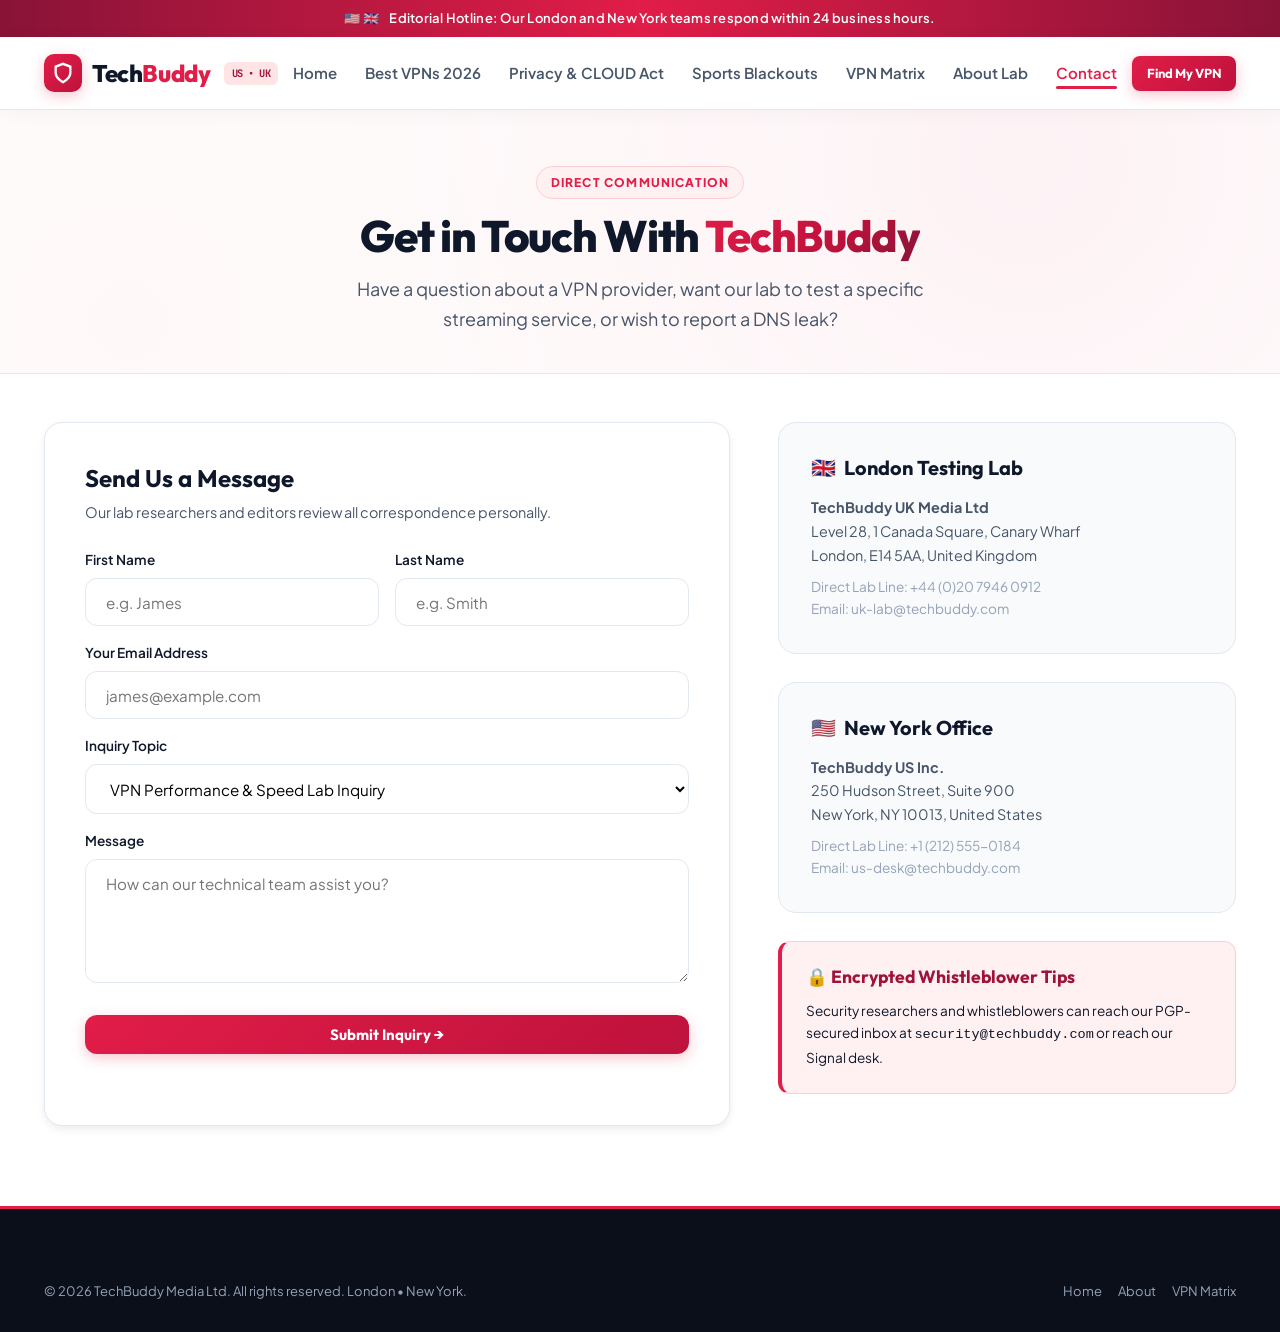
<file: contact.html>
<!DOCTYPE html>
<html lang="en">
<head>
  <meta charset="UTF-8">
  <meta name="viewport" content="width=device-width, initial-scale=1.0">
  <title>Contact TechBuddy | Transatlantic Editorial & Lab Inquiries</title>
  <meta name="description" content="Get in touch with TechBuddy's cybersecurity editors and testing engineers in London and New York.">
  <link rel="stylesheet" href="css/style.css">
  <link rel="icon" type="image/svg+xml" href="data:image/svg+xml,<svg xmlns='http://www.w3.org/2000/svg' viewBox='0 0 24 24' fill='%23E11D48'><path d='M12 2L2 7l10 5 10-5-10-5zM2 17l10 5 10-5M2 12l10 5 10-5'/></svg>">
</head>
<body>

  <!-- Top Region Alert Bar -->
  <div class="region-bar">
    <div class="container">
      <span class="flags">🇺🇸 🇬🇧</span>
      <span id="regionBannerText">Editorial Hotline: Our London and New York teams respond within 24 business hours.</span>
    </div>
  </div>

  <!-- Header -->
  <header class="navbar">
    <div class="container nav-container">
      <a href="index.html" class="logo">
        <div class="logo-icon">
          <svg width="22" height="22" viewBox="0 0 24 24" fill="none" stroke="currentColor" stroke-width="2.5">
            <path d="M12 22s8-4 8-10V5l-8-3-8 3v7c0 6 8 10 8 10z"/>
          </svg>
        </div>
        <span>Tech<span class="text-red">Buddy</span></span>
        <span class="logo-badge">US • UK</span>
      </a>

      <nav>
        <ul class="nav-links">
          <li><a href="index.html" class="nav-link">Home</a></li>
          <li><a href="blog-1.html" class="nav-link">Best VPNs 2026</a></li>
          <li><a href="blog-2.html" class="nav-link">Privacy & CLOUD Act</a></li>
          <li><a href="blog-3.html" class="nav-link">Sports Blackouts</a></li>
          <li><a href="compare.html" class="nav-link">VPN Matrix</a></li>
          <li><a href="about.html" class="nav-link">About Lab</a></li>
          <li><a href="contact.html" class="nav-link active">Contact</a></li>
        </ul>
      </nav>

      <div class="nav-actions">
        <a href="compare.html" class="btn btn-primary btn-sm">Find My VPN</a>
      </div>
    </div>
  </header>

  <!-- Hero Section -->
  <section class="hero" style="padding: 3.5rem 0 2.5rem;">
    <div class="container" style="text-align: center;">
      <span class="section-tag">Direct Communication</span>
      <h1 class="hero-title" style="font-size: 2.75rem; margin-bottom: 0.75rem;">
        Get in Touch With <span class="text-gradient">TechBuddy</span>
      </h1>
      <p class="hero-description" style="margin: 0 auto;">
        Have a question about a VPN provider, want our lab to test a specific streaming service, or wish to report a DNS leak?
      </p>
    </div>
  </section>

  <!-- Contact Form & Offices Section -->
  <section class="container" style="padding: 3rem 1.5rem 5rem;">
    <div style="display: grid; grid-template-columns: 1.2fr 0.8fr; gap: 3rem;">
      
      <!-- Contact Form -->
      <div style="background: #FFFFFF; border: 1px solid var(--border-light); border-radius: var(--radius-lg); padding: 2.5rem; box-shadow: var(--shadow-md);">
        <h3 style="font-size: 1.5rem; margin-bottom: 0.5rem;">Send Us a Message</h3>
        <p style="color: var(--text-secondary); font-size: 0.9rem; margin-bottom: 1.5rem;">
          Our lab researchers and editors review all correspondence personally.
        </p>

        <form onsubmit="event.preventDefault(); alert('Thank you! Your message has been routed to our transatlantic editorial desk.'); this.reset();">
          <div style="display: grid; grid-template-columns: 1fr 1fr; gap: 1rem; margin-bottom: 1rem;">
            <div>
              <label style="display:block; font-size: 0.85rem; font-weight: 600; margin-bottom: 0.4rem;">First Name</label>
              <input type="text" required class="newsletter-input" style="width: 100%;" placeholder="e.g. James">
            </div>
            <div>
              <label style="display:block; font-size: 0.85rem; font-weight: 600; margin-bottom: 0.4rem;">Last Name</label>
              <input type="text" required class="newsletter-input" style="width: 100%;" placeholder="e.g. Smith">
            </div>
          </div>

          <div style="margin-bottom: 1rem;">
            <label style="display:block; font-size: 0.85rem; font-weight: 600; margin-bottom: 0.4rem;">Your Email Address</label>
            <input type="email" required class="newsletter-input" style="width: 100%;" placeholder="james@example.com">
          </div>

          <div style="margin-bottom: 1rem;">
            <label style="display:block; font-size: 0.85rem; font-weight: 600; margin-bottom: 0.4rem;">Inquiry Topic</label>
            <select class="newsletter-input" style="width: 100%; cursor: pointer;">
              <option>VPN Performance & Speed Lab Inquiry</option>
              <option>Streaming / Sports Blackout Assistance</option>
              <option>US or UK Cyber Privacy Legislation Question</option>
              <option>Editorial Feedback or Correction</option>
              <option>Press & Media Interview Request</option>
            </select>
          </div>

          <div style="margin-bottom: 1.5rem;">
            <label style="display:block; font-size: 0.85rem; font-weight: 600; margin-bottom: 0.4rem;">Message</label>
            <textarea rows="5" required class="newsletter-input" style="width: 100%; resize: vertical;" placeholder="How can our technical team assist you?"></textarea>
          </div>

          <button type="submit" class="btn btn-primary" style="width: 100%;">Submit Inquiry →</button>
        </form>
      </div>

      <!-- Office Locations & Direct Contacts -->
      <div>
        <div style="background: var(--bg-secondary); border: 1px solid var(--border-light); border-radius: var(--radius-lg); padding: 2rem; margin-bottom: 1.75rem;">
          <h4 style="font-size: 1.25rem; margin-bottom: 1rem; color: var(--text-primary); display: flex; align-items: center; gap: 0.5rem;">
            <span>🇬🇧</span> London Testing Lab
          </h4>
          <p style="font-size: 0.9rem; color: #475569; margin-bottom: 0.5rem;">
            <strong>TechBuddy UK Media Ltd</strong><br>
            Level 28, 1 Canada Square, Canary Wharf<br>
            London, E14 5AA, United Kingdom
          </p>
          <p style="font-size: 0.85rem; color: var(--text-muted);">
            Direct Lab Line: +44 (0)20 7946 0912<br>
            Email: uk-lab@techbuddy.com
          </p>
        </div>

        <div style="background: var(--bg-secondary); border: 1px solid var(--border-light); border-radius: var(--radius-lg); padding: 2rem;">
          <h4 style="font-size: 1.25rem; margin-bottom: 1rem; color: var(--text-primary); display: flex; align-items: center; gap: 0.5rem;">
            <span>🇺🇸</span> New York Office
          </h4>
          <p style="font-size: 0.9rem; color: #475569; margin-bottom: 0.5rem;">
            <strong>TechBuddy US Inc.</strong><br>
            250 Hudson Street, Suite 900<br>
            New York, NY 10013, United States
          </p>
          <p style="font-size: 0.85rem; color: var(--text-muted);">
            Direct Lab Line: +1 (212) 555-0184<br>
            Email: us-desk@techbuddy.com
          </p>
        </div>

        <div class="takeaways-box" style="margin-top: 1.75rem;">
          <h4>🔒 Encrypted Whistleblower Tips</h4>
          <p style="margin: 0; font-size: 0.85rem;">
            Security researchers and whistleblowers can reach our PGP-secured inbox at <code>security@techbuddy.com</code> or reach our Signal desk.
          </p>
        </div>
      </div>

    </div>
  </section>

  <!-- Footer -->
  <footer class="footer">
    <div class="container">
      <div class="footer-bottom" style="border:none; padding:0;">
        <div>© 2026 TechBuddy Media Ltd. All rights reserved. London • New York.</div>
        <div style="display:flex; gap:1rem;">
          <a href="index.html">Home</a>
          <a href="about.html">About</a>
          <a href="compare.html">VPN Matrix</a>
        </div>
      </div>
    </div>
  </footer>

  <script src="js/main.js"></script>
</body>
</html>
</file>
<file: css/style.css>
/* ===================================================================
   TechBuddy - Technology & VPN Blog
   Theme: White & Crimson Red Modern Tech Aesthetic
   Typography: Plus Jakarta Sans & Outfit
   =================================================================== */

@import url('https://fonts.googleapis.com/css2?family=Outfit:wght@400;500;600;700;800;900&family=Plus+Jakarta+Sans:wght@300;400;500;600;700&family=JetBrains+Mono:wght@400;600&display=swap');

:root {
  /* Color Palette: White & Red Theme */
  --bg-primary: #FFFFFF;
  --bg-secondary: #F8FAFC;
  --bg-tertiary: #F1F5F9;
  --bg-card: #FFFFFF;
  --bg-card-hover: #FFFBFB;
  
  --primary-red: #E11D48;        /* Bold Crimson Red */
  --primary-red-hover: #BE123C;
  --primary-red-light: #FFE4E6;
  --primary-red-ultra-light: #FFF1F2;
  --primary-red-glow: rgba(225, 29, 72, 0.25);
  --primary-red-dark: #9F1239;

  --accent-red: #EF4444;
  --accent-burgundy: #881337;

  --text-primary: #0F172A;
  --text-secondary: #475569;
  --text-muted: #94A3B8;
  --text-white: #FFFFFF;

  --border-light: #E2E8F0;
  --border-red: #FECDD3;
  --border-red-active: #FB7185;

  --shadow-sm: 0 1px 3px rgba(15, 23, 42, 0.05);
  --shadow-md: 0 4px 12px -2px rgba(15, 23, 42, 0.08), 0 2px 6px -1px rgba(225, 29, 72, 0.04);
  --shadow-lg: 0 12px 32px -4px rgba(15, 23, 42, 0.12), 0 4px 16px -2px rgba(225, 29, 72, 0.08);
  --shadow-red: 0 8px 24px -2px rgba(225, 29, 72, 0.35);

  --radius-sm: 8px;
  --radius-md: 12px;
  --radius-lg: 18px;
  --radius-full: 9999px;

  --transition-fast: 0.18s cubic-bezier(0.4, 0, 0.2, 1);
  --transition-normal: 0.3s cubic-bezier(0.4, 0, 0.2, 1);
  --transition-bounce: 0.5s cubic-bezier(0.34, 1.56, 0.64, 1);

  --font-heading: 'Outfit', -apple-system, BlinkMacSystemFont, sans-serif;
  --font-body: 'Plus Jakarta Sans', -apple-system, BlinkMacSystemFont, sans-serif;
  --font-mono: 'JetBrains Mono', monospace;
  --container-max: 1240px;
}

/* Base Styles */
* {
  margin: 0;
  padding: 0;
  box-sizing: border-box;
}

html {
  scroll-behavior: smooth;
  font-size: 16px;
  -webkit-font-smoothing: antialiased;
}

body {
  font-family: var(--font-body);
  background-color: var(--bg-primary);
  color: var(--text-primary);
  line-height: 1.65;
  overflow-x: hidden;
}

/* Container */
.container {
  width: 100%;
  max-width: var(--container-max);
  margin-left: auto;
  margin-right: auto;
  padding-left: 1.5rem;
  padding-right: 1.5rem;
}

/* Headings */
h1, h2, h3, h4, h5, h6 {
  font-family: var(--font-heading);
  color: var(--text-primary);
  font-weight: 700;
  line-height: 1.25;
}

a {
  color: inherit;
  text-decoration: none;
  transition: color var(--transition-fast);
}

img {
  max-width: 100%;
  height: auto;
  display: block;
}

/* Red Highlight Text */
.text-red {
  color: var(--primary-red) !important;
}

.text-gradient {
  background: linear-gradient(135deg, var(--primary-red) 0%, #BE123C 60%, #881337 100%);
  -webkit-background-clip: text;
  -webkit-text-fill-color: transparent;
}

/* Top Notification Banner for US/UK Users */
.region-bar {
  background: linear-gradient(90deg, #881337 0%, #E11D48 50%, #881337 100%);
  color: #FFFFFF;
  font-size: 0.8125rem;
  font-weight: 600;
  padding: 0.5rem 1rem;
  text-align: center;
  position: relative;
  letter-spacing: 0.02em;
}

.region-bar .flags {
  display: inline-flex;
  gap: 0.5rem;
  margin-right: 0.5rem;
}

.region-bar a {
  text-decoration: underline;
  margin-left: 0.5rem;
  color: #FFE4E6;
}

/* Header & Navigation */
.navbar {
  position: sticky;
  top: 0;
  z-index: 100;
  background: rgba(255, 255, 255, 0.94);
  backdrop-filter: blur(12px);
  -webkit-backdrop-filter: blur(12px);
  border-bottom: 1px solid var(--border-light);
  box-shadow: 0 4px 20px rgba(0, 0, 0, 0.03);
  transition: all var(--transition-normal);
}

.nav-container {
  display: flex;
  align-items: center;
  justify-content: space-between;
  height: 72px;
}

.logo {
  display: flex;
  align-items: center;
  gap: 0.65rem;
  font-family: var(--font-heading);
  font-size: 1.5rem;
  font-weight: 800;
  letter-spacing: -0.02em;
  color: var(--text-primary);
}

.logo-icon {
  width: 38px;
  height: 38px;
  background: linear-gradient(135deg, var(--primary-red) 0%, #BE123C 100%);
  color: #fff;
  border-radius: 10px;
  display: flex;
  align-items: center;
  justify-content: center;
  box-shadow: 0 4px 14px var(--primary-red-glow);
  transition: transform var(--transition-bounce);
}

.logo:hover .logo-icon {
  transform: rotate(6deg) scale(1.05);
}

.logo-badge {
  font-size: 0.65rem;
  font-family: var(--font-mono);
  font-weight: 700;
  background: var(--primary-red-light);
  color: var(--primary-red-dark);
  padding: 0.2rem 0.45rem;
  border-radius: 6px;
  margin-left: 0.25rem;
  text-transform: uppercase;
}

.nav-links {
  display: flex;
  align-items: center;
  gap: 1.75rem;
  list-style: none;
}

.nav-link {
  font-size: 0.9375rem;
  font-weight: 600;
  color: var(--text-secondary);
  position: relative;
  padding: 0.4rem 0;
}

.nav-link:hover, .nav-link.active {
  color: var(--primary-red);
}

.nav-link.active::after {
  content: '';
  position: absolute;
  bottom: 0;
  left: 0;
  width: 100%;
  height: 2.5px;
  background: var(--primary-red);
  border-radius: 2px;
}

.nav-actions {
  display: flex;
  align-items: center;
  gap: 0.75rem;
}

/* Region Selector Button (USA / UK) */
.region-badge-pill {
  display: inline-flex;
  align-items: center;
  gap: 0.4rem;
  font-size: 0.75rem;
  font-weight: 700;
  background: var(--bg-tertiary);
  border: 1px solid var(--border-light);
  padding: 0.35rem 0.7rem;
  border-radius: var(--radius-full);
  color: var(--text-secondary);
}

/* Buttons */
.btn {
  display: inline-flex;
  align-items: center;
  justify-content: center;
  gap: 0.5rem;
  padding: 0.65rem 1.35rem;
  font-family: var(--font-heading);
  font-size: 0.9375rem;
  font-weight: 700;
  border-radius: var(--radius-md);
  border: none;
  cursor: pointer;
  transition: all var(--transition-fast);
  text-align: center;
}

.btn-primary {
  background: linear-gradient(135deg, var(--primary-red) 0%, #BE123C 100%);
  color: #FFFFFF;
  box-shadow: 0 4px 14px var(--primary-red-glow);
}

.btn-primary:hover {
  background: linear-gradient(135deg, #BE123C 0%, #9F1239 100%);
  transform: translateY(-2px);
  box-shadow: 0 6px 20px rgba(225, 29, 72, 0.4);
  color: #FFFFFF;
}

.btn-secondary {
  background: var(--bg-primary);
  color: var(--text-primary);
  border: 1px solid var(--border-light);
}

.btn-secondary:hover {
  background: var(--primary-red-ultra-light);
  border-color: var(--border-red);
  color: var(--primary-red);
  transform: translateY(-2px);
}

.btn-sm {
  padding: 0.45rem 0.9rem;
  font-size: 0.8125rem;
  border-radius: var(--radius-sm);
}

.btn-pill {
  border-radius: var(--radius-full);
}

/* Mobile Toggle */
.mobile-toggle {
  display: none;
  background: none;
  border: none;
  color: var(--text-primary);
  font-size: 1.5rem;
  cursor: pointer;
}

/* Reading Progress Bar */
#readingProgress {
  position: fixed;
  top: 0;
  left: 0;
  height: 3.5px;
  background: linear-gradient(90deg, #E11D48, #FF2E63);
  width: 0%;
  z-index: 999;
  transition: width 0.1s ease-out;
}

/* Hero Section */
.hero {
  padding: 4.5rem 0 3.5rem;
  background: radial-gradient(circle at 80% 20%, rgba(225, 29, 72, 0.06) 0%, rgba(255, 255, 255, 0) 70%),
              radial-gradient(circle at 10% 80%, rgba(239, 68, 68, 0.04) 0%, rgba(255, 255, 255, 0) 60%),
              var(--bg-primary);
  position: relative;
  border-bottom: 1px solid var(--border-light);
}

.hero-grid {
  display: grid;
  grid-template-columns: 1.15fr 0.85fr;
  gap: 3.5rem;
  align-items: center;
}

.hero-tag {
  display: inline-flex;
  align-items: center;
  gap: 0.5rem;
  background: var(--primary-red-ultra-light);
  border: 1px solid var(--border-red);
  color: var(--primary-red-dark);
  font-size: 0.8125rem;
  font-weight: 700;
  padding: 0.35rem 0.85rem;
  border-radius: var(--radius-full);
  margin-bottom: 1.25rem;
}

.hero-tag .pulse-dot {
  width: 8px;
  height: 8px;
  background: var(--primary-red);
  border-radius: 50%;
  animation: pulse 1.8s infinite;
}

@keyframes pulse {
  0% { transform: scale(0.95); box-shadow: 0 0 0 0 rgba(225, 29, 72, 0.7); }
  70% { transform: scale(1); box-shadow: 0 0 0 8px rgba(225, 29, 72, 0); }
  100% { transform: scale(0.95); box-shadow: 0 0 0 0 rgba(225, 29, 72, 0); }
}

.hero-title {
  font-size: 3.25rem;
  font-weight: 800;
  letter-spacing: -0.03em;
  margin-bottom: 1.25rem;
  line-height: 1.15;
}

.hero-description {
  font-size: 1.125rem;
  color: var(--text-secondary);
  margin-bottom: 2rem;
  max-width: 580px;
}

.hero-stats {
  display: flex;
  gap: 2rem;
  margin-top: 2.25rem;
  padding-top: 1.75rem;
  border-top: 1px solid var(--border-light);
}

.hero-stat-item h4 {
  font-size: 1.5rem;
  font-weight: 800;
  color: var(--primary-red);
}

.hero-stat-item p {
  font-size: 0.8125rem;
  color: var(--text-muted);
  font-weight: 600;
  text-transform: uppercase;
}

/* Hero Interactive Card: Live VPN Speed & Jurisdiction Tester */
.hero-tool-card {
  background: #FFFFFF;
  border: 1px solid var(--border-light);
  border-radius: var(--radius-lg);
  padding: 2rem;
  box-shadow: var(--shadow-lg);
  position: relative;
  overflow: hidden;
}

.hero-tool-card::before {
  content: '';
  position: absolute;
  top: 0;
  left: 0;
  right: 0;
  height: 4px;
  background: linear-gradient(90deg, #E11D48, #BE123C);
}

.card-header-bar {
  display: flex;
  align-items: center;
  justify-content: space-between;
  margin-bottom: 1.5rem;
}

.card-header-title {
  font-size: 1.05rem;
  font-weight: 700;
  display: flex;
  align-items: center;
  gap: 0.5rem;
}

.badge-live {
  background: #DCFCE7;
  color: #15803D;
  font-size: 0.7rem;
  font-weight: 700;
  padding: 0.2rem 0.5rem;
  border-radius: var(--radius-full);
}

/* Speed Test Simulator Box */
.speed-meter {
  background: var(--bg-secondary);
  border-radius: var(--radius-md);
  padding: 1.25rem;
  margin-bottom: 1.25rem;
  border: 1px dashed var(--border-light);
}

.speed-metric-grid {
  display: grid;
  grid-template-columns: repeat(3, 1fr);
  gap: 0.75rem;
  text-align: center;
}

.metric-box {
  background: #FFFFFF;
  padding: 0.75rem 0.5rem;
  border-radius: var(--radius-sm);
  border: 1px solid var(--border-light);
}

.metric-label {
  font-size: 0.7rem;
  color: var(--text-muted);
  text-transform: uppercase;
  font-weight: 700;
}

.metric-value {
  font-family: var(--font-mono);
  font-size: 1.25rem;
  font-weight: 700;
  color: var(--primary-red);
}

.speed-progress-wrap {
  margin-top: 1rem;
}

.speed-progress-bar {
  height: 8px;
  background: var(--border-light);
  border-radius: 4px;
  overflow: hidden;
}

.speed-progress-fill {
  height: 100%;
  width: 0%;
  background: linear-gradient(90deg, #E11D48, #BE123C);
  transition: width 0.3s ease;
}

.test-btn {
  width: 100%;
  margin-top: 0.75rem;
}

/* Section Title */
.section-header {
  text-align: center;
  margin-bottom: 3rem;
}

.section-tag {
  display: inline-block;
  font-size: 0.75rem;
  font-weight: 800;
  text-transform: uppercase;
  letter-spacing: 0.1em;
  color: var(--primary-red);
  background: var(--primary-red-ultra-light);
  padding: 0.35rem 0.85rem;
  border-radius: var(--radius-full);
  margin-bottom: 0.75rem;
  border: 1px solid var(--border-red);
}

.section-title {
  font-size: 2.25rem;
  letter-spacing: -0.02em;
  margin-bottom: 0.75rem;
}

.section-subtitle {
  color: var(--text-secondary);
  font-size: 1.05rem;
  max-width: 620px;
  margin: 0 auto;
}

/* Quick Filter Pills */
.filter-pills {
  display: flex;
  justify-content: center;
  gap: 0.5rem;
  flex-wrap: wrap;
  margin-bottom: 2.5rem;
}

.filter-btn {
  background: var(--bg-secondary);
  border: 1px solid var(--border-light);
  padding: 0.45rem 1rem;
  border-radius: var(--radius-full);
  font-size: 0.875rem;
  font-weight: 600;
  color: var(--text-secondary);
  cursor: pointer;
  transition: all var(--transition-fast);
}

.filter-btn:hover, .filter-btn.active {
  background: var(--primary-red);
  color: #FFFFFF;
  border-color: var(--primary-red);
}

/* Blog Cards Grid */
.blog-grid {
  display: grid;
  grid-template-columns: repeat(3, 1fr);
  gap: 2rem;
  margin-bottom: 3.5rem;
}

.blog-card {
  background: var(--bg-card);
  border-radius: var(--radius-lg);
  border: 1px solid var(--border-light);
  overflow: hidden;
  box-shadow: var(--shadow-sm);
  display: flex;
  flex-direction: column;
  transition: all var(--transition-normal);
  position: relative;
}

.blog-card:hover {
  transform: translateY(-6px);
  box-shadow: var(--shadow-lg);
  border-color: var(--border-red);
}

.blog-card-media {
  position: relative;
  height: 210px;
  background: linear-gradient(135deg, #1E293B, #0F172A);
  overflow: hidden;
  display: flex;
  align-items: center;
  justify-content: center;
}

.blog-card-media svg {
  transition: transform 0.5s ease;
}

.blog-card:hover .blog-card-media svg {
  transform: scale(1.08);
}

.blog-card-tag {
  position: absolute;
  top: 1rem;
  left: 1rem;
  font-size: 0.7rem;
  font-weight: 700;
  background: rgba(15, 23, 42, 0.8);
  backdrop-filter: blur(8px);
  color: #FFFFFF;
  padding: 0.3rem 0.65rem;
  border-radius: var(--radius-full);
  display: flex;
  align-items: center;
  gap: 0.35rem;
  border: 1px solid rgba(255, 255, 255, 0.15);
}

.blog-card-tag.red-tag {
  background: var(--primary-red);
  border: none;
}

.blog-region-badge {
  position: absolute;
  top: 1rem;
  right: 1rem;
  background: rgba(255, 255, 255, 0.9);
  color: #0F172A;
  font-size: 0.7rem;
  font-weight: 700;
  padding: 0.25rem 0.55rem;
  border-radius: var(--radius-full);
}

.blog-card-body {
  padding: 1.75rem;
  display: flex;
  flex-direction: column;
  flex-grow: 1;
}

.blog-meta {
  display: flex;
  align-items: center;
  gap: 0.75rem;
  font-size: 0.75rem;
  color: var(--text-muted);
  margin-bottom: 0.75rem;
}

.blog-meta-dot {
  width: 4px;
  height: 4px;
  background: var(--text-muted);
  border-radius: 50%;
}

.blog-card-title {
  font-size: 1.25rem;
  font-weight: 700;
  margin-bottom: 0.75rem;
  line-height: 1.35;
  color: var(--text-primary);
  transition: color var(--transition-fast);
}

.blog-card:hover .blog-card-title {
  color: var(--primary-red);
}

.blog-card-excerpt {
  color: var(--text-secondary);
  font-size: 0.9rem;
  margin-bottom: 1.5rem;
  flex-grow: 1;
  display: -webkit-box;
  -webkit-line-clamp: 3;
  -webkit-box-orient: vertical;
  overflow: hidden;
}

.blog-card-footer {
  display: flex;
  align-items: center;
  justify-content: space-between;
  padding-top: 1rem;
  border-top: 1px solid var(--border-light);
}

.author-info {
  display: flex;
  align-items: center;
  gap: 0.5rem;
}

.author-avatar {
  width: 32px;
  height: 32px;
  border-radius: 50%;
  background: var(--primary-red-light);
  color: var(--primary-red-dark);
  font-weight: 700;
  display: flex;
  align-items: center;
  justify-content: center;
  font-size: 0.75rem;
}

.author-name {
  font-size: 0.8125rem;
  font-weight: 600;
  color: var(--text-primary);
}

.read-more-link {
  font-size: 0.8125rem;
  font-weight: 700;
  color: var(--primary-red);
  display: inline-flex;
  align-items: center;
  gap: 0.25rem;
}

.read-more-link:hover {
  gap: 0.45rem;
}

/* VPN Comparison Table Section */
.vpn-matrix-section {
  padding: 5rem 0;
  background: var(--bg-secondary);
  border-top: 1px solid var(--border-light);
  border-bottom: 1px solid var(--border-light);
}

.table-responsive {
  overflow-x: auto;
  border-radius: var(--radius-lg);
  box-shadow: var(--shadow-md);
  border: 1px solid var(--border-light);
  background: #FFFFFF;
}

.comparison-table {
  width: 100%;
  border-collapse: collapse;
  text-align: left;
}

.comparison-table th {
  background: #0F172A;
  color: #FFFFFF;
  padding: 1.25rem 1rem;
  font-family: var(--font-heading);
  font-size: 0.875rem;
  font-weight: 700;
  letter-spacing: 0.03em;
  text-transform: uppercase;
}

.comparison-table td {
  padding: 1.25rem 1rem;
  border-bottom: 1px solid var(--border-light);
  font-size: 0.9375rem;
  vertical-align: middle;
}

.comparison-table tr:hover {
  background: var(--primary-red-ultra-light);
}

.provider-cell {
  display: flex;
  align-items: center;
  gap: 0.75rem;
}

.provider-logo-sq {
  width: 40px;
  height: 40px;
  border-radius: 8px;
  display: flex;
  align-items: center;
  justify-content: center;
  font-weight: 800;
  color: #fff;
  font-size: 0.9rem;
}

.provider-name {
  font-weight: 700;
  color: var(--text-primary);
  display: block;
}

.provider-rating {
  font-size: 0.75rem;
  color: #F59E0B;
  display: flex;
  align-items: center;
  gap: 0.25rem;
}

.status-badge {
  display: inline-flex;
  align-items: center;
  gap: 0.25rem;
  padding: 0.25rem 0.65rem;
  border-radius: var(--radius-full);
  font-size: 0.75rem;
  font-weight: 700;
}

.status-check {
  background: #DCFCE7;
  color: #15803D;
}

.price-cell {
  font-family: var(--font-mono);
  font-weight: 700;
  color: var(--primary-red);
  font-size: 1.1rem;
}

.price-sub {
  font-size: 0.7rem;
  color: var(--text-muted);
  display: block;
  font-family: var(--font-body);
}

/* Feature Spotlight / Trust Box */
.spotlight-grid {
  display: grid;
  grid-template-columns: repeat(3, 1fr);
  gap: 2rem;
  margin: 4.5rem 0 2rem;
}

.spotlight-card {
  background: #FFFFFF;
  border: 1px solid var(--border-light);
  border-radius: var(--radius-lg);
  padding: 2.25rem 1.75rem;
  position: relative;
  transition: all var(--transition-normal);
}

.spotlight-card:hover {
  border-color: var(--border-red);
  transform: translateY(-4px);
  box-shadow: var(--shadow-md);
}

.spotlight-icon {
  width: 52px;
  height: 52px;
  border-radius: 14px;
  background: var(--primary-red-ultra-light);
  color: var(--primary-red);
  display: flex;
  align-items: center;
  justify-content: center;
  font-size: 1.5rem;
  margin-bottom: 1.25rem;
}

.spotlight-title {
  font-size: 1.25rem;
  margin-bottom: 0.65rem;
}

.spotlight-desc {
  color: var(--text-secondary);
  font-size: 0.9375rem;
}

/* Interactive US vs UK VPN Picker */
.quiz-widget {
  background: linear-gradient(135deg, #0F172A 0%, #1E293B 100%);
  color: #FFFFFF;
  border-radius: var(--radius-lg);
  padding: 3rem;
  margin: 4rem 0;
  position: relative;
  overflow: hidden;
}

.quiz-widget::after {
  content: '';
  position: absolute;
  top: -100px;
  right: -100px;
  width: 300px;
  height: 300px;
  background: radial-gradient(circle, rgba(225, 29, 72, 0.4) 0%, transparent 70%);
  pointer-events: none;
}

.quiz-widget h3 {
  color: #FFFFFF;
  font-size: 2rem;
  margin-bottom: 0.5rem;
}

.quiz-options {
  display: flex;
  gap: 1rem;
  margin: 1.5rem 0;
  flex-wrap: wrap;
}

.quiz-opt-btn {
  background: rgba(255, 255, 255, 0.1);
  border: 1px solid rgba(255, 255, 255, 0.2);
  color: #FFFFFF;
  padding: 0.75rem 1.25rem;
  border-radius: var(--radius-md);
  cursor: pointer;
  font-weight: 600;
  transition: all var(--transition-fast);
}

.quiz-opt-btn:hover, .quiz-opt-btn.active {
  background: var(--primary-red);
  border-color: var(--primary-red);
  color: #FFFFFF;
  transform: translateY(-2px);
}

.quiz-result-box {
  background: rgba(255, 255, 255, 0.05);
  border: 1px solid rgba(255, 255, 255, 0.15);
  border-radius: var(--radius-md);
  padding: 1.5rem;
  margin-top: 1.5rem;
  display: none;
}

/* Newsletter Section */
.newsletter-section {
  background: linear-gradient(135deg, #FFF1F2 0%, #FFE4E6 100%);
  border: 1px solid var(--border-red);
  border-radius: var(--radius-lg);
  padding: 3.5rem 2.5rem;
  text-align: center;
  margin: 4rem 0;
  position: relative;
}

.newsletter-form {
  display: flex;
  max-width: 520px;
  margin: 1.75rem auto 0;
  gap: 0.75rem;
}

.newsletter-input {
  flex-grow: 1;
  padding: 0.85rem 1.25rem;
  border-radius: var(--radius-md);
  border: 1px solid var(--border-light);
  font-family: var(--font-body);
  font-size: 0.95rem;
  outline: none;
  background: #FFFFFF;
}

.newsletter-input:focus {
  border-color: var(--primary-red);
  box-shadow: 0 0 0 3px var(--primary-red-glow);
}

/* Footer */
.footer {
  background: #0B0F19;
  color: #94A3B8;
  padding: 4.5rem 0 2rem;
  border-top: 3px solid var(--primary-red);
}

.footer-grid {
  display: grid;
  grid-template-columns: 1.8fr repeat(3, 1fr);
  gap: 3rem;
  margin-bottom: 3.5rem;
}

.footer-logo {
  color: #FFFFFF;
  margin-bottom: 1rem;
}

.footer-desc {
  font-size: 0.875rem;
  line-height: 1.7;
  margin-bottom: 1.5rem;
  max-width: 340px;
}

.footer-col h5 {
  color: #FFFFFF;
  font-size: 1rem;
  margin-bottom: 1.25rem;
  text-transform: uppercase;
  letter-spacing: 0.05em;
}

.footer-links {
  list-style: none;
  display: flex;
  flex-direction: column;
  gap: 0.65rem;
}

.footer-links a {
  font-size: 0.875rem;
  color: #94A3B8;
  transition: color var(--transition-fast);
}

.footer-links a:hover {
  color: var(--primary-red);
  padding-left: 4px;
}

.footer-bottom {
  display: flex;
  align-items: center;
  justify-content: space-between;
  padding-top: 2rem;
  border-top: 1px solid rgba(255, 255, 255, 0.08);
  font-size: 0.8125rem;
}

.disclaimer-box {
  background: rgba(255, 255, 255, 0.03);
  padding: 1rem;
  border-radius: var(--radius-sm);
  font-size: 0.75rem;
  line-height: 1.6;
  margin-top: 2rem;
  border-left: 3px solid var(--primary-red);
}

/* ===================================================================
   ARTICLE DETAIL STYLES
   =================================================================== */

.article-header {
  padding: 3.5rem 0 2.5rem;
  background: radial-gradient(circle at 90% 10%, rgba(225, 29, 72, 0.05) 0%, transparent 60%),
              var(--bg-primary);
  border-bottom: 1px solid var(--border-light);
}

.breadcrumb {
  display: flex;
  align-items: center;
  gap: 0.5rem;
  font-size: 0.8125rem;
  color: var(--text-muted);
  margin-bottom: 1.5rem;
}

.breadcrumb a:hover {
  color: var(--primary-red);
}

.article-title {
  font-size: 3rem;
  font-weight: 800;
  letter-spacing: -0.03em;
  line-height: 1.2;
  margin-bottom: 1.25rem;
}

.article-meta-bar {
  display: flex;
  align-items: center;
  justify-content: space-between;
  flex-wrap: wrap;
  gap: 1.5rem;
  padding: 1.25rem 0;
  border-top: 1px solid var(--border-light);
}

.article-author-card {
  display: flex;
  align-items: center;
  gap: 0.85rem;
}

.article-author-avatar {
  width: 44px;
  height: 44px;
  border-radius: 50%;
  background: var(--primary-red);
  color: #fff;
  font-weight: 800;
  display: flex;
  align-items: center;
  justify-content: center;
}

.article-author-name {
  font-weight: 700;
  font-size: 0.95rem;
}

.article-author-role {
  font-size: 0.785rem;
  color: var(--text-muted);
}

.article-actions {
  display: flex;
  align-items: center;
  gap: 0.5rem;
}

.action-btn {
  background: var(--bg-secondary);
  border: 1px solid var(--border-light);
  padding: 0.45rem 0.85rem;
  border-radius: var(--radius-sm);
  font-size: 0.8125rem;
  cursor: pointer;
  display: flex;
  align-items: center;
  gap: 0.4rem;
  font-weight: 600;
  transition: all var(--transition-fast);
}

.action-btn:hover {
  background: var(--primary-red-ultra-light);
  border-color: var(--border-red);
  color: var(--primary-red);
}

/* Article Layout Grid */
.article-layout {
  display: grid;
  grid-template-columns: 260px 1fr 300px;
  gap: 3rem;
  padding: 3.5rem 0 5rem;
}

/* Sidebar: Table of Contents */
.toc-sidebar {
  position: sticky;
  top: 96px;
  height: fit-content;
}

.toc-card {
  background: var(--bg-secondary);
  border: 1px solid var(--border-light);
  border-radius: var(--radius-md);
  padding: 1.25rem;
}

.toc-title {
  font-size: 0.9rem;
  font-weight: 700;
  text-transform: uppercase;
  letter-spacing: 0.05em;
  margin-bottom: 1rem;
  color: var(--text-primary);
  display: flex;
  align-items: center;
  gap: 0.5rem;
}

.toc-list {
  list-style: none;
  display: flex;
  flex-direction: column;
  gap: 0.6rem;
  font-size: 0.85rem;
}

.toc-link {
  color: var(--text-secondary);
  display: block;
  padding-left: 0.5rem;
  border-left: 2px solid transparent;
  transition: all var(--transition-fast);
}

.toc-link:hover, .toc-link.active {
  color: var(--primary-red);
  border-left-color: var(--primary-red);
  font-weight: 600;
}

/* Main Article Content */
.article-content {
  font-size: 1.1rem;
  line-height: 1.8;
  color: #1E293B;
}

.article-content h2 {
  font-size: 1.85rem;
  margin: 2.5rem 0 1rem;
  padding-bottom: 0.5rem;
  border-bottom: 2px solid var(--primary-red-light);
}

.article-content h3 {
  font-size: 1.4rem;
  margin: 1.75rem 0 0.75rem;
}

.article-content p {
  margin-bottom: 1.4rem;
}

.article-content ul, .article-content ol {
  margin: 1.25rem 0 1.5rem 1.5rem;
}

.article-content li {
  margin-bottom: 0.5rem;
}

/* Key Takeaway Box */
.takeaways-box {
  background: var(--primary-red-ultra-light);
  border: 1px solid var(--border-red);
  border-left: 4px solid var(--primary-red);
  border-radius: var(--radius-md);
  padding: 1.5rem;
  margin: 2rem 0;
}

.takeaways-box h4 {
  color: var(--primary-red-dark);
  font-size: 1.1rem;
  margin-bottom: 0.75rem;
  display: flex;
  align-items: center;
  gap: 0.5rem;
}

.takeaways-box ul {
  margin: 0 0 0 1.25rem;
}

/* Review Highlight Card inside blog */
.vpn-review-box {
  background: #FFFFFF;
  border: 1px solid var(--border-light);
  border-radius: var(--radius-lg);
  padding: 1.75rem;
  margin: 2.25rem 0;
  box-shadow: var(--shadow-md);
}

.vpn-review-header {
  display: flex;
  align-items: center;
  justify-content: space-between;
  margin-bottom: 1rem;
}

.vpn-rank {
  background: var(--primary-red);
  color: #fff;
  font-weight: 800;
  font-size: 0.8125rem;
  padding: 0.25rem 0.65rem;
  border-radius: var(--radius-full);
}

.pros-cons-grid {
  display: grid;
  grid-template-columns: 1fr 1fr;
  gap: 1.25rem;
  margin: 1.25rem 0;
}

.pros-card {
  background: #F0FDF4;
  border: 1px solid #BBF7D0;
  border-radius: var(--radius-sm);
  padding: 1rem;
}

.cons-card {
  background: #FEF2F2;
  border: 1px solid #FECACA;
  border-radius: var(--radius-sm);
  padding: 1rem;
}

.pros-card h5 {
  color: #15803D;
  font-size: 0.9rem;
  margin-bottom: 0.5rem;
}

.cons-card h5 {
  color: #B91C1C;
  font-size: 0.9rem;
  margin-bottom: 0.5rem;
}

.pros-cons-grid ul {
  margin: 0;
  padding-left: 1.2rem;
  font-size: 0.875rem;
}

/* Sidebar: Right Promo / Quick Picks */
.article-right-sidebar {
  position: sticky;
  top: 96px;
  height: fit-content;
  display: flex;
  flex-direction: column;
  gap: 1.75rem;
}

.quick-deal-card {
  background: linear-gradient(145deg, #FFFFFF, var(--primary-red-ultra-light));
  border: 1px solid var(--border-red);
  border-radius: var(--radius-lg);
  padding: 1.5rem;
  text-align: center;
  box-shadow: var(--shadow-sm);
}

.quick-deal-badge {
  display: inline-block;
  background: var(--primary-red);
  color: #fff;
  font-size: 0.75rem;
  font-weight: 800;
  padding: 0.2rem 0.6rem;
  border-radius: var(--radius-full);
  margin-bottom: 0.75rem;
}

/* Comment Box Simulation */
.comments-section {
  margin-top: 4rem;
  padding-top: 2.5rem;
  border-top: 2px solid var(--border-light);
}

.comment-item {
  background: var(--bg-secondary);
  border-radius: var(--radius-md);
  padding: 1.25rem;
  margin-bottom: 1rem;
}

.comment-author {
  font-weight: 700;
  font-size: 0.9rem;
  display: flex;
  align-items: center;
  gap: 0.5rem;
  margin-bottom: 0.35rem;
}

.comment-location {
  font-size: 0.75rem;
  color: var(--text-muted);
  font-weight: normal;
}

/* Responsive Breakpoints */
@media (max-width: 1024px) {
  .hero-grid {
    grid-template-columns: 1fr;
    gap: 2.5rem;
  }
  .blog-grid {
    grid-template-columns: repeat(2, 1fr);
  }
  .article-layout {
    grid-template-columns: 1fr;
  }
  .toc-sidebar, .article-right-sidebar {
    display: none;
  }
  .footer-grid {
    grid-template-columns: 1fr 1fr;
    gap: 2rem;
  }
  .spotlight-grid {
    grid-template-columns: 1fr;
  }
}

@media (max-width: 768px) {
  .hero-title {
    font-size: 2.35rem;
  }
  .nav-links {
    display: none;
  }
  .mobile-toggle {
    display: block;
  }
  .blog-grid {
    grid-template-columns: 1fr;
  }
  .pros-cons-grid {
    grid-template-columns: 1fr;
  }
  .footer-grid {
    grid-template-columns: 1fr;
  }
  .newsletter-form {
    flex-direction: column;
  }
}


/* ===================================================================
   Adsterra Advertisement Zones Styling
   =================================================================== */
.ad-slot-section {
  padding: 1.5rem 0;
  text-align: center;
  background: var(--bg-secondary);
  border-top: 1px solid var(--border-light);
  border-bottom: 1px solid var(--border-light);
  position: relative;
}

.ad-slot-clean {
  padding: 1.25rem 0;
  text-align: center;
  display: flex;
  flex-direction: column;
  align-items: center;
  justify-content: center;
  margin: 1.5rem 0;
}

.ad-label {
  font-size: 0.65rem;
  font-weight: 700;
  letter-spacing: 0.08em;
  text-transform: uppercase;
  color: var(--text-muted);
  margin-bottom: 0.5rem;
}

.ad-container-box {
  display: inline-flex;
  justify-content: center;
  align-items: center;
  max-width: 100%;
  overflow-x: auto;
  padding: 0.5rem;
  background: #FFFFFF;
  border: 1px dashed var(--border-red);
  border-radius: var(--radius-md);
  box-shadow: var(--shadow-sm);
}

.ad-multi-grid {
  display: flex;
  justify-content: center;
  align-items: center;
  gap: 1.5rem;
  flex-wrap: wrap;
  margin: 1rem 0;
}

.sponsored-banner-pill {
  background: linear-gradient(135deg, #FFF1F2 0%, #FFE4E6 100%);
  border: 1px solid var(--border-red);
  padding: 0.75rem 1.5rem;
  border-radius: var(--radius-md);
  display: flex;
  align-items: center;
  justify-content: space-between;
  gap: 1rem;
  margin: 1.5rem 0;
  flex-wrap: wrap;
}
</file>
